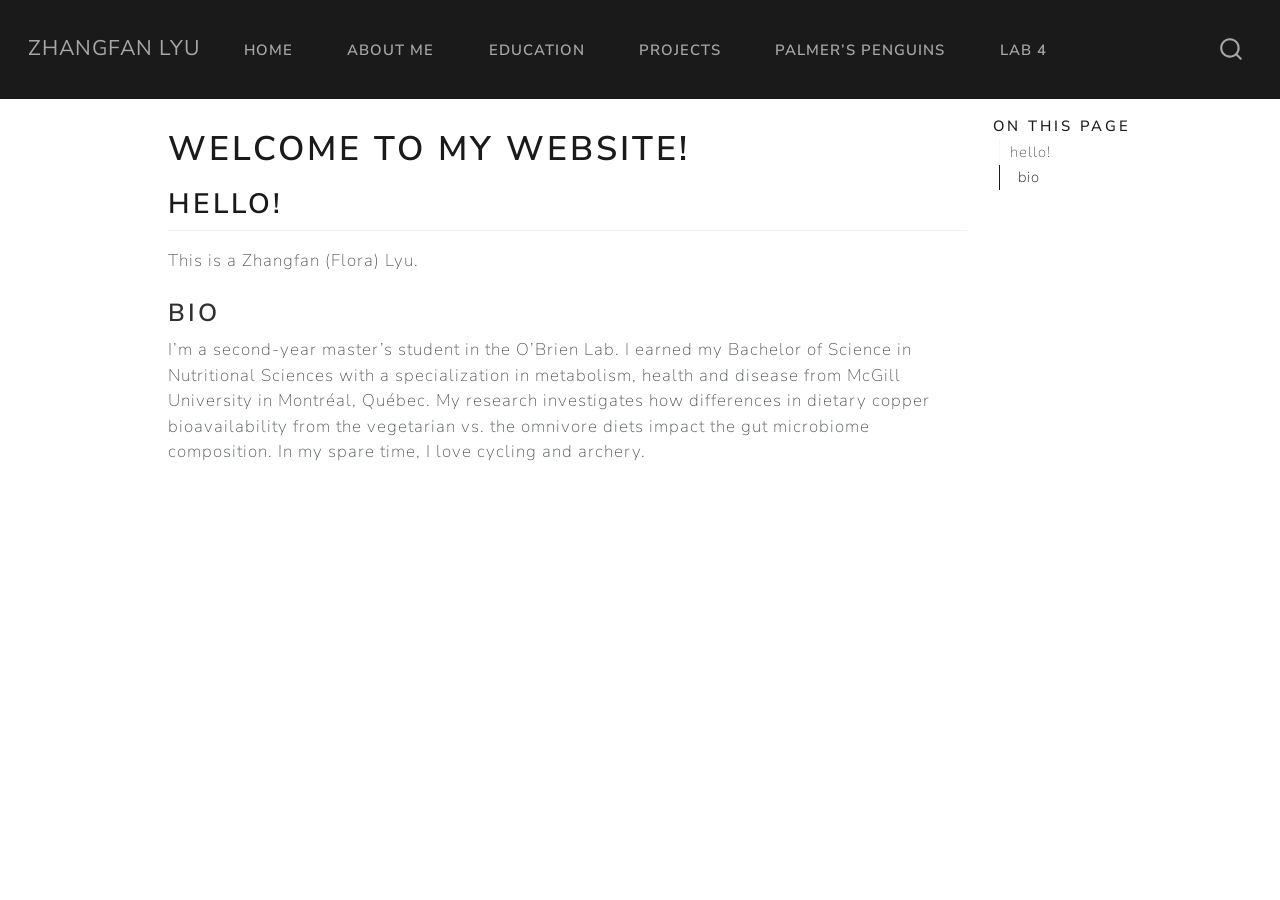
<file: docs/index.html>
<!DOCTYPE html>
<html xmlns="http://www.w3.org/1999/xhtml" lang="en" xml:lang="en"><head>

<meta charset="utf-8">
<meta name="generator" content="quarto-1.10.18">

<meta name="viewport" content="width=device-width, initial-scale=1.0, user-scalable=yes">


<title>Welcome to my website! – zhangfan lyu</title>
<style>
/* Default styles provided by pandoc.
** See https://pandoc.org/MANUAL.html#variables-for-html for config info.
*/
span.smallcaps{font-variant: small-caps;}
div.columns{display: flex; gap: 1.5em;}
div.column{flex: auto;}
@media screen {
div.columns{gap: min(4vw, 1.5em);}
div.column{overflow-x: auto;}
}
div.hanging-indent{margin-left: 1.5em; text-indent: -1.5em;}
ul.task-list{list-style: none;}
ul.task-list li input[type="checkbox"] {
  width: 0.8em;
  margin: 0 0.8em 0.2em -1em; /* quarto-specific, see https://github.com/quarto-dev/quarto-cli/issues/4556 */ 
  vertical-align: middle;
}
</style>


<script src="site_libs/quarto-nav/quarto-nav.js"></script>
<script src="site_libs/quarto-nav/headroom.min.js"></script>
<script src="site_libs/clipboard/clipboard.min.js"></script>
<script src="site_libs/quarto-search/autocomplete.umd.js"></script>
<script src="site_libs/quarto-search/fuse.min.js"></script>
<script src="site_libs/quarto-search/quarto-search.js"></script>
<meta name="quarto:offset" content="./">
<script src="site_libs/quarto-html/quarto.js" type="module"></script>
<script src="site_libs/quarto-html/tabsets/tabsets.js" type="module"></script>
<script src="site_libs/quarto-html/popper.min.js"></script>
<script src="site_libs/quarto-html/tippy.umd.min.js"></script>
<script src="site_libs/quarto-html/anchor.min.js"></script>
<link href="site_libs/quarto-html/tippy.css" rel="stylesheet">
<link href="site_libs/quarto-html/quarto-syntax-highlighting-64a204ab8560d761af7679ceaba22944.css" rel="stylesheet" id="quarto-text-highlighting-styles">
<script src="site_libs/bootstrap/bootstrap.min.js"></script>
<link href="site_libs/bootstrap/bootstrap-icons.css" rel="stylesheet">
<link href="site_libs/bootstrap/bootstrap-b0ee52e4dc8db0fb1c3a6dbd8a6b6139.min.css" rel="stylesheet" append-hash="true" id="quarto-bootstrap" data-mode="light">
<script id="quarto-search-options" type="application/json">{
  "location": "navbar",
  "copy-button": false,
  "collapse-after": 3,
  "panel-placement": "end",
  "type": "overlay",
  "limit": 50,
  "keyboard-shortcut": [
    "f",
    "/",
    "s"
  ],
  "show-item-context": false,
  "language": {
    "search-no-results-text": "No results",
    "search-matching-documents-text": "matching documents",
    "search-copy-link-title": "Copy link to search",
    "search-hide-matches-text": "Hide additional matches",
    "search-more-match-text": "more match in this document",
    "search-more-matches-text": "more matches in this document",
    "search-clear-button-title": "Clear",
    "search-text-placeholder": "",
    "search-detached-cancel-button-title": "Cancel",
    "search-submit-button-title": "Submit",
    "search-label": "Search"
  }
}</script>


<link rel="stylesheet" href="styles.css">
</head>

<body class="nav-fixed quarto-light">

<div id="quarto-search-results"></div>
  <header id="quarto-header" class="headroom fixed-top">
    <nav class="navbar navbar-expand-lg " data-bs-theme="dark">
      <div class="navbar-container container-fluid">
      <div class="navbar-brand-container mx-auto">
    <a class="navbar-brand" href="./index.html">
    <span class="navbar-title">zhangfan lyu</span>
    </a>
  </div>
            <div id="quarto-search" class="" title="Search"></div>
          <button class="navbar-toggler" type="button" data-bs-toggle="collapse" data-bs-target="#navbarCollapse" aria-controls="navbarCollapse" role="menu" aria-expanded="false" aria-label="Toggle navigation" onclick="if (window.quartoToggleHeadroom) { window.quartoToggleHeadroom(); }">
  <span class="navbar-toggler-icon"></span>
</button>
          <div class="collapse navbar-collapse" id="navbarCollapse">
            <ul class="navbar-nav navbar-nav-scroll me-auto">
  <li class="nav-item">
    <a class="nav-link active" href="./index.html" aria-current="page"> 
<span class="menu-text">home</span></a>
  </li>  
  <li class="nav-item">
    <a class="nav-link" href="./about.html"> 
<span class="menu-text">about me</span></a>
  </li>  
  <li class="nav-item">
    <a class="nav-link" href="./education.html"> 
<span class="menu-text">education</span></a>
  </li>  
  <li class="nav-item">
    <a class="nav-link" href="./projects.html"> 
<span class="menu-text">projects</span></a>
  </li>  
  <li class="nav-item">
    <a class="nav-link" href="./Lab 3 notes.html"> 
<span class="menu-text">Palmer’s Penguins</span></a>
  </li>  
  <li class="nav-item">
    <a class="nav-link" href="./Lab_4.html"> 
<span class="menu-text">Lab 4</span></a>
  </li>  
</ul>
          </div> <!-- /navcollapse -->
            <div class="quarto-navbar-tools">
</div>
      </div> <!-- /container-fluid -->
    </nav>
</header>
<!-- content -->
<div id="quarto-content" class="quarto-container page-columns page-rows-contents page-layout-article page-navbar">
<!-- sidebar -->
<!-- margin-sidebar -->
    <div id="quarto-margin-sidebar" class="sidebar margin-sidebar">
        <nav id="TOC" role="doc-toc" class="toc-active">
    <h2 id="toc-title">On this page</h2>
   
  <ul>
  <li><a href="#hello" id="toc-hello" class="nav-link active" data-scroll-target="#hello">hello!</a>
  <ul class="collapse">
  <li><a href="#bio" id="toc-bio" class="nav-link" data-scroll-target="#bio">bio</a></li>
  </ul></li>
  </ul>
</nav>
    </div>
<!-- main -->
<main class="content" id="quarto-document-content">

<header id="title-block-header" class="quarto-title-block default">
<div class="quarto-title">
<h1 class="title">Welcome to my website!</h1>
</div>



<div class="quarto-title-meta">

    
  
    
  </div>
  


</header>


<section id="hello" class="level2">
<h2 class="anchored" data-anchor-id="hello">hello!</h2>
<p>This is a Zhangfan (Flora) Lyu.</p>
<section id="bio" class="level3">
<h3 class="anchored" data-anchor-id="bio">bio</h3>
<p>I’m a second-year master’s student in the O’Brien Lab. I earned my Bachelor of Science in Nutritional Sciences with a specialization in metabolism, health and disease from McGill University in Montréal, Québec. My research investigates how differences in dietary copper bioavailability from the vegetarian vs.&nbsp;the omnivore diets impact the gut microbiome composition. In my spare time, I love cycling and archery.</p>


</section>
</section>

</main> <!-- /main -->
<script id="quarto-html-after-body" type="application/javascript">
  window.document.addEventListener("DOMContentLoaded", function (event) {
    const icon = "";
    const anchorJS = new window.AnchorJS();
    anchorJS.options = {
      placement: 'right',
      icon: icon
    };
    anchorJS.add('.anchored');
    const isCodeAnnotation = (el) => {
      for (const clz of el.classList) {
        if (clz.startsWith('code-annotation-')) {                     
          return true;
        }
      }
      return false;
    }
    const onCopySuccess = function(e) {
      // button target
      const button = e.trigger;
      // don't keep focus
      button.blur();
      // flash "checked"
      button.classList.add('code-copy-button-checked');
      var currentTitle = button.getAttribute("title");
      button.setAttribute("title", "Copied!");
      let tooltip;
      if (window.bootstrap) {
        button.setAttribute("data-bs-toggle", "tooltip");
        button.setAttribute("data-bs-placement", "left");
        button.setAttribute("data-bs-title", "Copied!");
        tooltip = new bootstrap.Tooltip(button, 
          { trigger: "manual", 
            customClass: "code-copy-button-tooltip",
            offset: [0, -8]});
        tooltip.show();    
      }
      setTimeout(function() {
        if (tooltip) {
          tooltip.hide();
          button.removeAttribute("data-bs-title");
          button.removeAttribute("data-bs-toggle");
          button.removeAttribute("data-bs-placement");
        }
        button.setAttribute("title", currentTitle);
        button.classList.remove('code-copy-button-checked');
      }, 1000);
      // clear code selection
      e.clearSelection();
    }
    const getTextToCopy = function(trigger) {
      const outerScaffold = trigger.parentElement.cloneNode(true);
      const codeEl = outerScaffold.querySelector('code');
      for (const childEl of codeEl.children) {
        if (isCodeAnnotation(childEl)) {
          childEl.remove();
        }
      }
      return codeEl.innerText;
    }
    const clipboard = new window.ClipboardJS('.code-copy-button:not([data-in-quarto-modal])', {
      text: getTextToCopy
    });
    clipboard.on('success', onCopySuccess);
    if (window.document.getElementById('quarto-embedded-source-code-modal')) {
      const clipboardModal = new window.ClipboardJS('.code-copy-button[data-in-quarto-modal]', {
        text: getTextToCopy,
        container: window.document.getElementById('quarto-embedded-source-code-modal')
      });
      clipboardModal.on('success', onCopySuccess);
    }
      var localhostRegex = new RegExp(/^(?:http|https):\/\/localhost\:?[0-9]*\//);
      var mailtoRegex = new RegExp(/^mailto:/);
        var filterRegex = new RegExp('/' + window.location.host + '/');
      var isInternal = (href) => {
          return filterRegex.test(href) || localhostRegex.test(href) || mailtoRegex.test(href);
      }
      // Inspect non-navigation links and adorn them if external
     var links = window.document.querySelectorAll('a[href]:not(.nav-link):not(.navbar-brand):not(.toc-action):not(.sidebar-link):not(.sidebar-item-toggle):not(.pagination-link):not(.no-external):not([aria-hidden]):not(.dropdown-item):not(.quarto-navigation-tool):not(.about-link)');
      for (var i=0; i<links.length; i++) {
        const link = links[i];
        if (!isInternal(link.href)) {
          // undo the damage that might have been done by quarto-nav.js in the case of
          // links that we want to consider external
          if (link.dataset.originalHref !== undefined) {
            link.href = link.dataset.originalHref;
          }
        }
      }
    function tippyHover(el, contentFn, onTriggerFn, onUntriggerFn) {
      const config = {
        allowHTML: true,
        maxWidth: 500,
        delay: 100,
        arrow: false,
        appendTo: function(el) {
            return el.parentElement;
        },
        interactive: true,
        interactiveBorder: 10,
        theme: 'quarto',
        placement: 'bottom-start',
      };
      if (contentFn) {
        config.content = contentFn;
      }
      if (onTriggerFn) {
        config.onTrigger = onTriggerFn;
      }
      if (onUntriggerFn) {
        config.onUntrigger = onUntriggerFn;
      }
      window.tippy(el, config); 
    }
    const noterefs = window.document.querySelectorAll('a[role="doc-noteref"]');
    for (var i=0; i<noterefs.length; i++) {
      const ref = noterefs[i];
      tippyHover(ref, function() {
        // use id or data attribute instead here
        let href = ref.getAttribute('data-footnote-href') || ref.getAttribute('href');
        try { href = new URL(href).hash; } catch {}
        const id = href.replace(/^#\/?/, "");
        const note = window.document.getElementById(id);
        if (note) {
          return note.innerHTML;
        } else {
          return "";
        }
      });
    }
    const xrefs = window.document.querySelectorAll('a.quarto-xref');
    const processXRef = (id, note) => {
      // Strip column container classes
      const stripColumnClz = (el) => {
        el.classList.remove("page-full", "page-columns");
        if (el.children) {
          for (const child of el.children) {
            stripColumnClz(child);
          }
        }
      }
      stripColumnClz(note)
      if (id === null || id.startsWith('sec-')) {
        // Special case sections, only their first couple elements
        const container = document.createElement("div");
        if (note.children && note.children.length > 2) {
          container.appendChild(note.children[0].cloneNode(true));
          for (let i = 1; i < note.children.length; i++) {
            const child = note.children[i];
            if (child.tagName === "P" && child.innerText === "") {
              continue;
            } else {
              container.appendChild(child.cloneNode(true));
              break;
            }
          }
          if (window.Quarto?.typesetMath) {
            window.Quarto.typesetMath(container);
          }
          return container.innerHTML
        } else {
          if (window.Quarto?.typesetMath) {
            window.Quarto.typesetMath(note);
          }
          return note.innerHTML;
        }
      } else {
        // Remove any anchor links if they are present
        const anchorLink = note.querySelector('a.anchorjs-link');
        if (anchorLink) {
          anchorLink.remove();
        }
        if (window.Quarto?.typesetMath) {
          window.Quarto.typesetMath(note);
        }
        if (note.classList.contains("callout")) {
          return note.outerHTML;
        } else {
          return note.innerHTML;
        }
      }
    }
    for (var i=0; i<xrefs.length; i++) {
      const xref = xrefs[i];
      tippyHover(xref, undefined, function(instance) {
        instance.disable();
        let url = xref.getAttribute('href');
        let hash = undefined; 
        if (url.startsWith('#')) {
          hash = url;
        } else {
          try { hash = new URL(url).hash; } catch {}
        }
        if (hash) {
          const id = hash.replace(/^#\/?/, "");
          const note = window.document.getElementById(id);
          if (note !== null) {
            try {
              const html = processXRef(id, note.cloneNode(true));
              instance.setContent(html);
            } finally {
              instance.enable();
              instance.show();
            }
          } else {
            // See if we can fetch this
            fetch(url.split('#')[0])
            .then(res => res.text())
            .then(html => {
              const parser = new DOMParser();
              const htmlDoc = parser.parseFromString(html, "text/html");
              const note = htmlDoc.getElementById(id);
              if (note !== null) {
                const html = processXRef(id, note);
                instance.setContent(html);
              } 
            }).finally(() => {
              instance.enable();
              instance.show();
            });
          }
        } else {
          // See if we can fetch a full url (with no hash to target)
          // This is a special case and we should probably do some content thinning / targeting
          fetch(url)
          .then(res => res.text())
          .then(html => {
            const parser = new DOMParser();
            const htmlDoc = parser.parseFromString(html, "text/html");
            const note = htmlDoc.querySelector('main.content');
            if (note !== null) {
              // This should only happen for chapter cross references
              // (since there is no id in the URL)
              // remove the first header
              if (note.children.length > 0 && note.children[0].tagName === "HEADER") {
                note.children[0].remove();
              }
              const html = processXRef(null, note);
              instance.setContent(html);
            } 
          }).finally(() => {
            instance.enable();
            instance.show();
          });
        }
      }, function(instance) {
      });
    }
        let selectedAnnoteEl;
        const selectorForAnnotation = ( cell, annotation) => {
          let cellAttr = 'data-code-cell="' + cell + '"';
          let lineAttr = 'data-code-annotation="' +  annotation + '"';
          const selector = 'span[' + cellAttr + '][' + lineAttr + ']';
          return selector;
        }
        const selectCodeLines = (annoteEl) => {
          const doc = window.document;
          const targetCell = annoteEl.getAttribute("data-target-cell");
          const targetAnnotation = annoteEl.getAttribute("data-target-annotation");
          const annoteSpan = window.document.querySelector(selectorForAnnotation(targetCell, targetAnnotation));
          const lines = annoteSpan.getAttribute("data-code-lines").split(",");
          const lineIds = lines.map((line) => {
            return targetCell + "-" + line;
          })
          let top = null;
          let height = null;
          let parent = null;
          if (lineIds.length > 0) {
              //compute the position of the single el (top and bottom and make a div)
              const el = window.document.getElementById(lineIds[0]);
              top = el.offsetTop;
              height = el.offsetHeight;
              parent = el.parentElement.parentElement;
            if (lineIds.length > 1) {
              const lastEl = window.document.getElementById(lineIds[lineIds.length - 1]);
              const bottom = lastEl.offsetTop + lastEl.offsetHeight;
              height = bottom - top;
            }
            if (top !== null && height !== null && parent !== null) {
              // cook up a div (if necessary) and position it 
              let div = window.document.getElementById("code-annotation-line-highlight");
              if (div === null) {
                div = window.document.createElement("div");
                div.setAttribute("id", "code-annotation-line-highlight");
                div.style.position = 'absolute';
                parent.appendChild(div);
              }
              div.style.top = top - 2 + "px";
              div.style.height = height + 4 + "px";
              div.style.left = 0;
              let gutterDiv = window.document.getElementById("code-annotation-line-highlight-gutter");
              if (gutterDiv === null) {
                gutterDiv = window.document.createElement("div");
                gutterDiv.setAttribute("id", "code-annotation-line-highlight-gutter");
                gutterDiv.style.position = 'absolute';
                const codeCell = window.document.getElementById(targetCell);
                const gutter = codeCell.querySelector('.code-annotation-gutter');
                gutter.appendChild(gutterDiv);
              }
              gutterDiv.style.top = top - 2 + "px";
              gutterDiv.style.height = height + 4 + "px";
            }
            selectedAnnoteEl = annoteEl;
          }
        };
        const unselectCodeLines = () => {
          const elementsIds = ["code-annotation-line-highlight", "code-annotation-line-highlight-gutter"];
          elementsIds.forEach((elId) => {
            const div = window.document.getElementById(elId);
            if (div) {
              div.remove();
            }
          });
          selectedAnnoteEl = undefined;
        };
          // Handle positioning of the toggle
      window.addEventListener(
        "resize",
        throttle(() => {
          elRect = undefined;
          if (selectedAnnoteEl) {
            selectCodeLines(selectedAnnoteEl);
          }
        }, 10)
      );
      function throttle(fn, ms) {
      let throttle = false;
      let timer;
        return (...args) => {
          if(!throttle) { // first call gets through
              fn.apply(this, args);
              throttle = true;
          } else { // all the others get throttled
              if(timer) clearTimeout(timer); // cancel #2
              timer = setTimeout(() => {
                fn.apply(this, args);
                timer = throttle = false;
              }, ms);
          }
        };
      }
        // Attach click handler to the DT
        const annoteDls = window.document.querySelectorAll('dt[data-target-cell]');
        for (const annoteDlNode of annoteDls) {
          annoteDlNode.addEventListener('click', (event) => {
            const clickedEl = event.target;
            if (clickedEl !== selectedAnnoteEl) {
              unselectCodeLines();
              const activeEl = window.document.querySelector('dt[data-target-cell].code-annotation-active');
              if (activeEl) {
                activeEl.classList.remove('code-annotation-active');
              }
              selectCodeLines(clickedEl);
              clickedEl.classList.add('code-annotation-active');
            } else {
              // Unselect the line
              unselectCodeLines();
              clickedEl.classList.remove('code-annotation-active');
            }
          });
        }
    const findCites = (el) => {
      const parentEl = el.parentElement;
      if (parentEl) {
        const cites = parentEl.dataset.cites;
        if (cites) {
          return {
            el,
            cites: cites.split(' ')
          };
        } else {
          return findCites(el.parentElement)
        }
      } else {
        return undefined;
      }
    };
    var bibliorefs = window.document.querySelectorAll('a[role="doc-biblioref"]');
    for (var i=0; i<bibliorefs.length; i++) {
      const ref = bibliorefs[i];
      const citeInfo = findCites(ref);
      if (citeInfo) {
        tippyHover(citeInfo.el, function() {
          var popup = window.document.createElement('div');
          citeInfo.cites.forEach(function(cite) {
            var citeDiv = window.document.createElement('div');
            citeDiv.classList.add('hanging-indent');
            citeDiv.classList.add('csl-entry');
            var biblioDiv = window.document.getElementById('ref-' + cite);
            if (biblioDiv) {
              citeDiv.innerHTML = biblioDiv.innerHTML;
            }
            popup.appendChild(citeDiv);
          });
          return popup.innerHTML;
        });
      }
    }
  });
  </script>
</div> <!-- /content -->




</body></html>
</file>
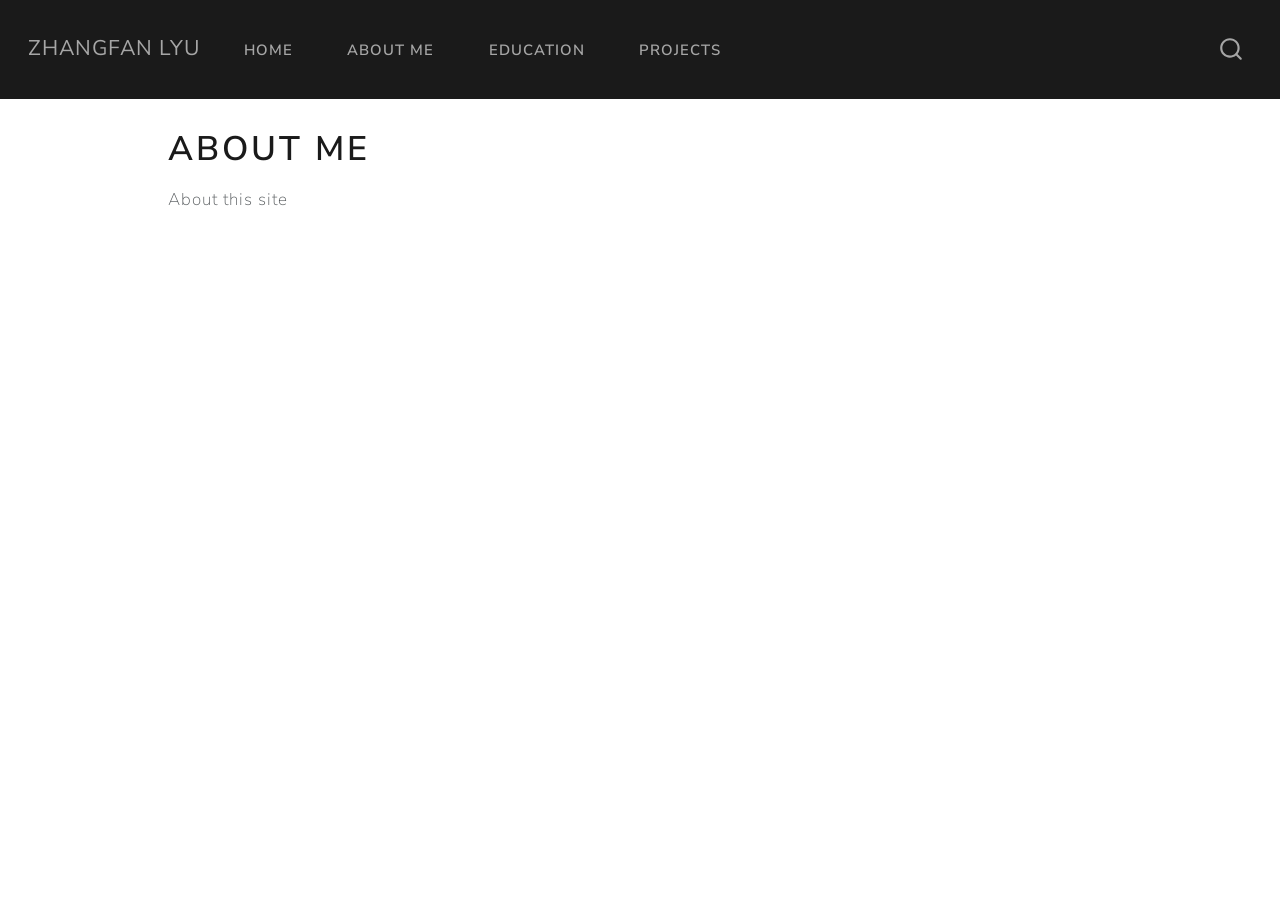
<file: docs/about me.html>
<!DOCTYPE html>
<html xmlns="http://www.w3.org/1999/xhtml" lang="en" xml:lang="en"><head>

<meta charset="utf-8">
<meta name="generator" content="quarto-1.10.18">

<meta name="viewport" content="width=device-width, initial-scale=1.0, user-scalable=yes">


<title>about me – zhangfan lyu</title>
<style>
/* Default styles provided by pandoc.
** See https://pandoc.org/MANUAL.html#variables-for-html for config info.
*/
span.smallcaps{font-variant: small-caps;}
div.columns{display: flex; gap: 1.5em;}
div.column{flex: auto;}
@media screen {
div.columns{gap: min(4vw, 1.5em);}
div.column{overflow-x: auto;}
}
div.hanging-indent{margin-left: 1.5em; text-indent: -1.5em;}
ul.task-list{list-style: none;}
ul.task-list li input[type="checkbox"] {
  width: 0.8em;
  margin: 0 0.8em 0.2em -1em; /* quarto-specific, see https://github.com/quarto-dev/quarto-cli/issues/4556 */ 
  vertical-align: middle;
}
</style>


<script src="site_libs/quarto-nav/quarto-nav.js"></script>
<script src="site_libs/quarto-nav/headroom.min.js"></script>
<script src="site_libs/clipboard/clipboard.min.js"></script>
<script src="site_libs/quarto-search/autocomplete.umd.js"></script>
<script src="site_libs/quarto-search/fuse.min.js"></script>
<script src="site_libs/quarto-search/quarto-search.js"></script>
<meta name="quarto:offset" content="./">
<script src="site_libs/quarto-html/quarto.js" type="module"></script>
<script src="site_libs/quarto-html/tabsets/tabsets.js" type="module"></script>
<script src="site_libs/quarto-html/popper.min.js"></script>
<script src="site_libs/quarto-html/tippy.umd.min.js"></script>
<script src="site_libs/quarto-html/anchor.min.js"></script>
<link href="site_libs/quarto-html/tippy.css" rel="stylesheet">
<link href="site_libs/quarto-html/quarto-syntax-highlighting-64a204ab8560d761af7679ceaba22944.css" rel="stylesheet" id="quarto-text-highlighting-styles">
<script src="site_libs/bootstrap/bootstrap.min.js"></script>
<link href="site_libs/bootstrap/bootstrap-icons.css" rel="stylesheet">
<link href="site_libs/bootstrap/bootstrap-b0ee52e4dc8db0fb1c3a6dbd8a6b6139.min.css" rel="stylesheet" append-hash="true" id="quarto-bootstrap" data-mode="light">
<script id="quarto-search-options" type="application/json">{
  "location": "navbar",
  "copy-button": false,
  "collapse-after": 3,
  "panel-placement": "end",
  "type": "overlay",
  "limit": 50,
  "keyboard-shortcut": [
    "f",
    "/",
    "s"
  ],
  "show-item-context": false,
  "language": {
    "search-no-results-text": "No results",
    "search-matching-documents-text": "matching documents",
    "search-copy-link-title": "Copy link to search",
    "search-hide-matches-text": "Hide additional matches",
    "search-more-match-text": "more match in this document",
    "search-more-matches-text": "more matches in this document",
    "search-clear-button-title": "Clear",
    "search-text-placeholder": "",
    "search-detached-cancel-button-title": "Cancel",
    "search-submit-button-title": "Submit",
    "search-label": "Search"
  }
}</script>


<link rel="stylesheet" href="styles.css">
</head>

<body class="nav-fixed quarto-light">

<div id="quarto-search-results"></div>
  <header id="quarto-header" class="headroom fixed-top">
    <nav class="navbar navbar-expand-lg " data-bs-theme="dark">
      <div class="navbar-container container-fluid">
      <div class="navbar-brand-container mx-auto">
    <a class="navbar-brand" href="./index.html">
    <span class="navbar-title">zhangfan lyu</span>
    </a>
  </div>
            <div id="quarto-search" class="" title="Search"></div>
          <button class="navbar-toggler" type="button" data-bs-toggle="collapse" data-bs-target="#navbarCollapse" aria-controls="navbarCollapse" role="menu" aria-expanded="false" aria-label="Toggle navigation" onclick="if (window.quartoToggleHeadroom) { window.quartoToggleHeadroom(); }">
  <span class="navbar-toggler-icon"></span>
</button>
          <div class="collapse navbar-collapse" id="navbarCollapse">
            <ul class="navbar-nav navbar-nav-scroll me-auto">
  <li class="nav-item">
    <a class="nav-link" href="./index.html"> 
<span class="menu-text">home</span></a>
  </li>  
  <li class="nav-item">
    <a class="nav-link" href="./about.html"> 
<span class="menu-text">about me</span></a>
  </li>  
  <li class="nav-item">
    <a class="nav-link" href="./education.html"> 
<span class="menu-text">education</span></a>
  </li>  
  <li class="nav-item">
    <a class="nav-link" href="./projects.html"> 
<span class="menu-text">projects</span></a>
  </li>  
</ul>
          </div> <!-- /navcollapse -->
            <div class="quarto-navbar-tools">
</div>
      </div> <!-- /container-fluid -->
    </nav>
</header>
<!-- content -->
<div id="quarto-content" class="quarto-container page-columns page-rows-contents page-layout-article page-navbar">
<!-- sidebar -->
<!-- margin-sidebar -->
    <div id="quarto-margin-sidebar" class="sidebar margin-sidebar zindex-bottom">
        
    </div>
<!-- main -->
<main class="content" id="quarto-document-content">

<header id="title-block-header" class="quarto-title-block default">
<div class="quarto-title">
<h1 class="title">about me</h1>
</div>



<div class="quarto-title-meta">

    
  
    
  </div>
  


</header>


<p>About this site</p>



</main> <!-- /main -->
<script id="quarto-html-after-body" type="application/javascript">
  window.document.addEventListener("DOMContentLoaded", function (event) {
    const icon = "";
    const anchorJS = new window.AnchorJS();
    anchorJS.options = {
      placement: 'right',
      icon: icon
    };
    anchorJS.add('.anchored');
    const isCodeAnnotation = (el) => {
      for (const clz of el.classList) {
        if (clz.startsWith('code-annotation-')) {                     
          return true;
        }
      }
      return false;
    }
    const onCopySuccess = function(e) {
      // button target
      const button = e.trigger;
      // don't keep focus
      button.blur();
      // flash "checked"
      button.classList.add('code-copy-button-checked');
      var currentTitle = button.getAttribute("title");
      button.setAttribute("title", "Copied!");
      let tooltip;
      if (window.bootstrap) {
        button.setAttribute("data-bs-toggle", "tooltip");
        button.setAttribute("data-bs-placement", "left");
        button.setAttribute("data-bs-title", "Copied!");
        tooltip = new bootstrap.Tooltip(button, 
          { trigger: "manual", 
            customClass: "code-copy-button-tooltip",
            offset: [0, -8]});
        tooltip.show();    
      }
      setTimeout(function() {
        if (tooltip) {
          tooltip.hide();
          button.removeAttribute("data-bs-title");
          button.removeAttribute("data-bs-toggle");
          button.removeAttribute("data-bs-placement");
        }
        button.setAttribute("title", currentTitle);
        button.classList.remove('code-copy-button-checked');
      }, 1000);
      // clear code selection
      e.clearSelection();
    }
    const getTextToCopy = function(trigger) {
      const outerScaffold = trigger.parentElement.cloneNode(true);
      const codeEl = outerScaffold.querySelector('code');
      for (const childEl of codeEl.children) {
        if (isCodeAnnotation(childEl)) {
          childEl.remove();
        }
      }
      return codeEl.innerText;
    }
    const clipboard = new window.ClipboardJS('.code-copy-button:not([data-in-quarto-modal])', {
      text: getTextToCopy
    });
    clipboard.on('success', onCopySuccess);
    if (window.document.getElementById('quarto-embedded-source-code-modal')) {
      const clipboardModal = new window.ClipboardJS('.code-copy-button[data-in-quarto-modal]', {
        text: getTextToCopy,
        container: window.document.getElementById('quarto-embedded-source-code-modal')
      });
      clipboardModal.on('success', onCopySuccess);
    }
      var localhostRegex = new RegExp(/^(?:http|https):\/\/localhost\:?[0-9]*\//);
      var mailtoRegex = new RegExp(/^mailto:/);
        var filterRegex = new RegExp('/' + window.location.host + '/');
      var isInternal = (href) => {
          return filterRegex.test(href) || localhostRegex.test(href) || mailtoRegex.test(href);
      }
      // Inspect non-navigation links and adorn them if external
     var links = window.document.querySelectorAll('a[href]:not(.nav-link):not(.navbar-brand):not(.toc-action):not(.sidebar-link):not(.sidebar-item-toggle):not(.pagination-link):not(.no-external):not([aria-hidden]):not(.dropdown-item):not(.quarto-navigation-tool):not(.about-link)');
      for (var i=0; i<links.length; i++) {
        const link = links[i];
        if (!isInternal(link.href)) {
          // undo the damage that might have been done by quarto-nav.js in the case of
          // links that we want to consider external
          if (link.dataset.originalHref !== undefined) {
            link.href = link.dataset.originalHref;
          }
        }
      }
    function tippyHover(el, contentFn, onTriggerFn, onUntriggerFn) {
      const config = {
        allowHTML: true,
        maxWidth: 500,
        delay: 100,
        arrow: false,
        appendTo: function(el) {
            return el.parentElement;
        },
        interactive: true,
        interactiveBorder: 10,
        theme: 'quarto',
        placement: 'bottom-start',
      };
      if (contentFn) {
        config.content = contentFn;
      }
      if (onTriggerFn) {
        config.onTrigger = onTriggerFn;
      }
      if (onUntriggerFn) {
        config.onUntrigger = onUntriggerFn;
      }
      window.tippy(el, config); 
    }
    const noterefs = window.document.querySelectorAll('a[role="doc-noteref"]');
    for (var i=0; i<noterefs.length; i++) {
      const ref = noterefs[i];
      tippyHover(ref, function() {
        // use id or data attribute instead here
        let href = ref.getAttribute('data-footnote-href') || ref.getAttribute('href');
        try { href = new URL(href).hash; } catch {}
        const id = href.replace(/^#\/?/, "");
        const note = window.document.getElementById(id);
        if (note) {
          return note.innerHTML;
        } else {
          return "";
        }
      });
    }
    const xrefs = window.document.querySelectorAll('a.quarto-xref');
    const processXRef = (id, note) => {
      // Strip column container classes
      const stripColumnClz = (el) => {
        el.classList.remove("page-full", "page-columns");
        if (el.children) {
          for (const child of el.children) {
            stripColumnClz(child);
          }
        }
      }
      stripColumnClz(note)
      if (id === null || id.startsWith('sec-')) {
        // Special case sections, only their first couple elements
        const container = document.createElement("div");
        if (note.children && note.children.length > 2) {
          container.appendChild(note.children[0].cloneNode(true));
          for (let i = 1; i < note.children.length; i++) {
            const child = note.children[i];
            if (child.tagName === "P" && child.innerText === "") {
              continue;
            } else {
              container.appendChild(child.cloneNode(true));
              break;
            }
          }
          if (window.Quarto?.typesetMath) {
            window.Quarto.typesetMath(container);
          }
          return container.innerHTML
        } else {
          if (window.Quarto?.typesetMath) {
            window.Quarto.typesetMath(note);
          }
          return note.innerHTML;
        }
      } else {
        // Remove any anchor links if they are present
        const anchorLink = note.querySelector('a.anchorjs-link');
        if (anchorLink) {
          anchorLink.remove();
        }
        if (window.Quarto?.typesetMath) {
          window.Quarto.typesetMath(note);
        }
        if (note.classList.contains("callout")) {
          return note.outerHTML;
        } else {
          return note.innerHTML;
        }
      }
    }
    for (var i=0; i<xrefs.length; i++) {
      const xref = xrefs[i];
      tippyHover(xref, undefined, function(instance) {
        instance.disable();
        let url = xref.getAttribute('href');
        let hash = undefined; 
        if (url.startsWith('#')) {
          hash = url;
        } else {
          try { hash = new URL(url).hash; } catch {}
        }
        if (hash) {
          const id = hash.replace(/^#\/?/, "");
          const note = window.document.getElementById(id);
          if (note !== null) {
            try {
              const html = processXRef(id, note.cloneNode(true));
              instance.setContent(html);
            } finally {
              instance.enable();
              instance.show();
            }
          } else {
            // See if we can fetch this
            fetch(url.split('#')[0])
            .then(res => res.text())
            .then(html => {
              const parser = new DOMParser();
              const htmlDoc = parser.parseFromString(html, "text/html");
              const note = htmlDoc.getElementById(id);
              if (note !== null) {
                const html = processXRef(id, note);
                instance.setContent(html);
              } 
            }).finally(() => {
              instance.enable();
              instance.show();
            });
          }
        } else {
          // See if we can fetch a full url (with no hash to target)
          // This is a special case and we should probably do some content thinning / targeting
          fetch(url)
          .then(res => res.text())
          .then(html => {
            const parser = new DOMParser();
            const htmlDoc = parser.parseFromString(html, "text/html");
            const note = htmlDoc.querySelector('main.content');
            if (note !== null) {
              // This should only happen for chapter cross references
              // (since there is no id in the URL)
              // remove the first header
              if (note.children.length > 0 && note.children[0].tagName === "HEADER") {
                note.children[0].remove();
              }
              const html = processXRef(null, note);
              instance.setContent(html);
            } 
          }).finally(() => {
            instance.enable();
            instance.show();
          });
        }
      }, function(instance) {
      });
    }
        let selectedAnnoteEl;
        const selectorForAnnotation = ( cell, annotation) => {
          let cellAttr = 'data-code-cell="' + cell + '"';
          let lineAttr = 'data-code-annotation="' +  annotation + '"';
          const selector = 'span[' + cellAttr + '][' + lineAttr + ']';
          return selector;
        }
        const selectCodeLines = (annoteEl) => {
          const doc = window.document;
          const targetCell = annoteEl.getAttribute("data-target-cell");
          const targetAnnotation = annoteEl.getAttribute("data-target-annotation");
          const annoteSpan = window.document.querySelector(selectorForAnnotation(targetCell, targetAnnotation));
          const lines = annoteSpan.getAttribute("data-code-lines").split(",");
          const lineIds = lines.map((line) => {
            return targetCell + "-" + line;
          })
          let top = null;
          let height = null;
          let parent = null;
          if (lineIds.length > 0) {
              //compute the position of the single el (top and bottom and make a div)
              const el = window.document.getElementById(lineIds[0]);
              top = el.offsetTop;
              height = el.offsetHeight;
              parent = el.parentElement.parentElement;
            if (lineIds.length > 1) {
              const lastEl = window.document.getElementById(lineIds[lineIds.length - 1]);
              const bottom = lastEl.offsetTop + lastEl.offsetHeight;
              height = bottom - top;
            }
            if (top !== null && height !== null && parent !== null) {
              // cook up a div (if necessary) and position it 
              let div = window.document.getElementById("code-annotation-line-highlight");
              if (div === null) {
                div = window.document.createElement("div");
                div.setAttribute("id", "code-annotation-line-highlight");
                div.style.position = 'absolute';
                parent.appendChild(div);
              }
              div.style.top = top - 2 + "px";
              div.style.height = height + 4 + "px";
              div.style.left = 0;
              let gutterDiv = window.document.getElementById("code-annotation-line-highlight-gutter");
              if (gutterDiv === null) {
                gutterDiv = window.document.createElement("div");
                gutterDiv.setAttribute("id", "code-annotation-line-highlight-gutter");
                gutterDiv.style.position = 'absolute';
                const codeCell = window.document.getElementById(targetCell);
                const gutter = codeCell.querySelector('.code-annotation-gutter');
                gutter.appendChild(gutterDiv);
              }
              gutterDiv.style.top = top - 2 + "px";
              gutterDiv.style.height = height + 4 + "px";
            }
            selectedAnnoteEl = annoteEl;
          }
        };
        const unselectCodeLines = () => {
          const elementsIds = ["code-annotation-line-highlight", "code-annotation-line-highlight-gutter"];
          elementsIds.forEach((elId) => {
            const div = window.document.getElementById(elId);
            if (div) {
              div.remove();
            }
          });
          selectedAnnoteEl = undefined;
        };
          // Handle positioning of the toggle
      window.addEventListener(
        "resize",
        throttle(() => {
          elRect = undefined;
          if (selectedAnnoteEl) {
            selectCodeLines(selectedAnnoteEl);
          }
        }, 10)
      );
      function throttle(fn, ms) {
      let throttle = false;
      let timer;
        return (...args) => {
          if(!throttle) { // first call gets through
              fn.apply(this, args);
              throttle = true;
          } else { // all the others get throttled
              if(timer) clearTimeout(timer); // cancel #2
              timer = setTimeout(() => {
                fn.apply(this, args);
                timer = throttle = false;
              }, ms);
          }
        };
      }
        // Attach click handler to the DT
        const annoteDls = window.document.querySelectorAll('dt[data-target-cell]');
        for (const annoteDlNode of annoteDls) {
          annoteDlNode.addEventListener('click', (event) => {
            const clickedEl = event.target;
            if (clickedEl !== selectedAnnoteEl) {
              unselectCodeLines();
              const activeEl = window.document.querySelector('dt[data-target-cell].code-annotation-active');
              if (activeEl) {
                activeEl.classList.remove('code-annotation-active');
              }
              selectCodeLines(clickedEl);
              clickedEl.classList.add('code-annotation-active');
            } else {
              // Unselect the line
              unselectCodeLines();
              clickedEl.classList.remove('code-annotation-active');
            }
          });
        }
    const findCites = (el) => {
      const parentEl = el.parentElement;
      if (parentEl) {
        const cites = parentEl.dataset.cites;
        if (cites) {
          return {
            el,
            cites: cites.split(' ')
          };
        } else {
          return findCites(el.parentElement)
        }
      } else {
        return undefined;
      }
    };
    var bibliorefs = window.document.querySelectorAll('a[role="doc-biblioref"]');
    for (var i=0; i<bibliorefs.length; i++) {
      const ref = bibliorefs[i];
      const citeInfo = findCites(ref);
      if (citeInfo) {
        tippyHover(citeInfo.el, function() {
          var popup = window.document.createElement('div');
          citeInfo.cites.forEach(function(cite) {
            var citeDiv = window.document.createElement('div');
            citeDiv.classList.add('hanging-indent');
            citeDiv.classList.add('csl-entry');
            var biblioDiv = window.document.getElementById('ref-' + cite);
            if (biblioDiv) {
              citeDiv.innerHTML = biblioDiv.innerHTML;
            }
            popup.appendChild(citeDiv);
          });
          return popup.innerHTML;
        });
      }
    }
  });
  </script>
</div> <!-- /content -->




</body></html>
</file>
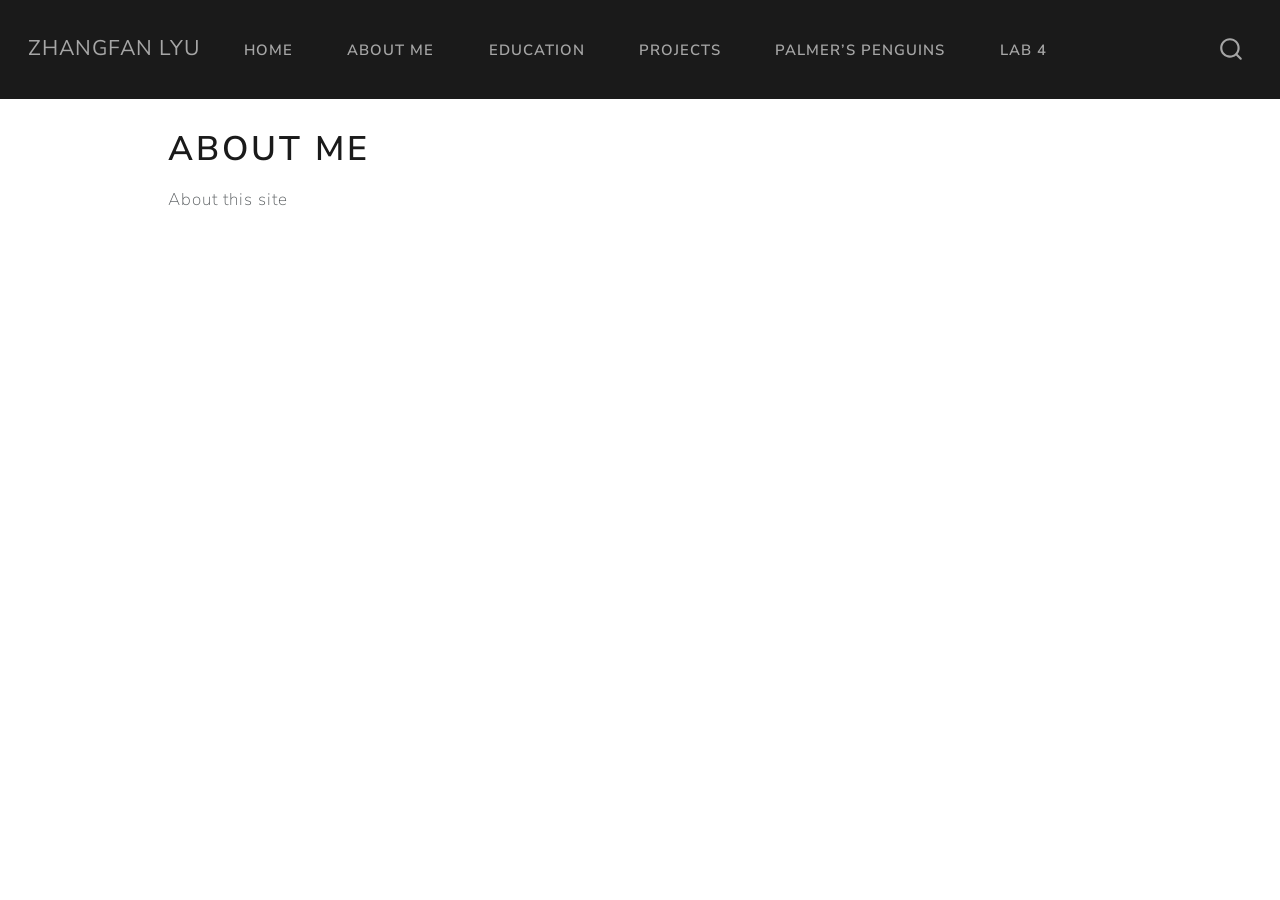
<file: docs/about.html>
<!DOCTYPE html>
<html xmlns="http://www.w3.org/1999/xhtml" lang="en" xml:lang="en"><head>

<meta charset="utf-8">
<meta name="generator" content="quarto-1.10.18">

<meta name="viewport" content="width=device-width, initial-scale=1.0, user-scalable=yes">


<title>about me – zhangfan lyu</title>
<style>
/* Default styles provided by pandoc.
** See https://pandoc.org/MANUAL.html#variables-for-html for config info.
*/
span.smallcaps{font-variant: small-caps;}
div.columns{display: flex; gap: 1.5em;}
div.column{flex: auto;}
@media screen {
div.columns{gap: min(4vw, 1.5em);}
div.column{overflow-x: auto;}
}
div.hanging-indent{margin-left: 1.5em; text-indent: -1.5em;}
ul.task-list{list-style: none;}
ul.task-list li input[type="checkbox"] {
  width: 0.8em;
  margin: 0 0.8em 0.2em -1em; /* quarto-specific, see https://github.com/quarto-dev/quarto-cli/issues/4556 */ 
  vertical-align: middle;
}
</style>


<script src="site_libs/quarto-nav/quarto-nav.js"></script>
<script src="site_libs/quarto-nav/headroom.min.js"></script>
<script src="site_libs/clipboard/clipboard.min.js"></script>
<script src="site_libs/quarto-search/autocomplete.umd.js"></script>
<script src="site_libs/quarto-search/fuse.min.js"></script>
<script src="site_libs/quarto-search/quarto-search.js"></script>
<meta name="quarto:offset" content="./">
<script src="site_libs/quarto-html/quarto.js" type="module"></script>
<script src="site_libs/quarto-html/tabsets/tabsets.js" type="module"></script>
<script src="site_libs/quarto-html/popper.min.js"></script>
<script src="site_libs/quarto-html/tippy.umd.min.js"></script>
<script src="site_libs/quarto-html/anchor.min.js"></script>
<link href="site_libs/quarto-html/tippy.css" rel="stylesheet">
<link href="site_libs/quarto-html/quarto-syntax-highlighting-64a204ab8560d761af7679ceaba22944.css" rel="stylesheet" id="quarto-text-highlighting-styles">
<script src="site_libs/bootstrap/bootstrap.min.js"></script>
<link href="site_libs/bootstrap/bootstrap-icons.css" rel="stylesheet">
<link href="site_libs/bootstrap/bootstrap-b0ee52e4dc8db0fb1c3a6dbd8a6b6139.min.css" rel="stylesheet" append-hash="true" id="quarto-bootstrap" data-mode="light">
<script id="quarto-search-options" type="application/json">{
  "location": "navbar",
  "copy-button": false,
  "collapse-after": 3,
  "panel-placement": "end",
  "type": "overlay",
  "limit": 50,
  "keyboard-shortcut": [
    "f",
    "/",
    "s"
  ],
  "show-item-context": false,
  "language": {
    "search-no-results-text": "No results",
    "search-matching-documents-text": "matching documents",
    "search-copy-link-title": "Copy link to search",
    "search-hide-matches-text": "Hide additional matches",
    "search-more-match-text": "more match in this document",
    "search-more-matches-text": "more matches in this document",
    "search-clear-button-title": "Clear",
    "search-text-placeholder": "",
    "search-detached-cancel-button-title": "Cancel",
    "search-submit-button-title": "Submit",
    "search-label": "Search"
  }
}</script>


<link rel="stylesheet" href="styles.css">
</head>

<body class="nav-fixed quarto-light">

<div id="quarto-search-results"></div>
  <header id="quarto-header" class="headroom fixed-top">
    <nav class="navbar navbar-expand-lg " data-bs-theme="dark">
      <div class="navbar-container container-fluid">
      <div class="navbar-brand-container mx-auto">
    <a class="navbar-brand" href="./index.html">
    <span class="navbar-title">zhangfan lyu</span>
    </a>
  </div>
            <div id="quarto-search" class="" title="Search"></div>
          <button class="navbar-toggler" type="button" data-bs-toggle="collapse" data-bs-target="#navbarCollapse" aria-controls="navbarCollapse" role="menu" aria-expanded="false" aria-label="Toggle navigation" onclick="if (window.quartoToggleHeadroom) { window.quartoToggleHeadroom(); }">
  <span class="navbar-toggler-icon"></span>
</button>
          <div class="collapse navbar-collapse" id="navbarCollapse">
            <ul class="navbar-nav navbar-nav-scroll me-auto">
  <li class="nav-item">
    <a class="nav-link" href="./index.html"> 
<span class="menu-text">home</span></a>
  </li>  
  <li class="nav-item">
    <a class="nav-link active" href="./about.html" aria-current="page"> 
<span class="menu-text">about me</span></a>
  </li>  
  <li class="nav-item">
    <a class="nav-link" href="./education.html"> 
<span class="menu-text">education</span></a>
  </li>  
  <li class="nav-item">
    <a class="nav-link" href="./projects.html"> 
<span class="menu-text">projects</span></a>
  </li>  
  <li class="nav-item">
    <a class="nav-link" href="./Lab 3 notes.html"> 
<span class="menu-text">Palmer’s Penguins</span></a>
  </li>  
  <li class="nav-item">
    <a class="nav-link" href="./Lab_4.html"> 
<span class="menu-text">Lab 4</span></a>
  </li>  
</ul>
          </div> <!-- /navcollapse -->
            <div class="quarto-navbar-tools">
</div>
      </div> <!-- /container-fluid -->
    </nav>
</header>
<!-- content -->
<div id="quarto-content" class="quarto-container page-columns page-rows-contents page-layout-article page-navbar">
<!-- sidebar -->
<!-- margin-sidebar -->
    <div id="quarto-margin-sidebar" class="sidebar margin-sidebar zindex-bottom">
        
    </div>
<!-- main -->
<main class="content" id="quarto-document-content">

<header id="title-block-header" class="quarto-title-block default">
<div class="quarto-title">
<h1 class="title">about me</h1>
</div>



<div class="quarto-title-meta">

    
  
    
  </div>
  


</header>


<p>About this site</p>



</main> <!-- /main -->
<script id="quarto-html-after-body" type="application/javascript">
  window.document.addEventListener("DOMContentLoaded", function (event) {
    const icon = "";
    const anchorJS = new window.AnchorJS();
    anchorJS.options = {
      placement: 'right',
      icon: icon
    };
    anchorJS.add('.anchored');
    const isCodeAnnotation = (el) => {
      for (const clz of el.classList) {
        if (clz.startsWith('code-annotation-')) {                     
          return true;
        }
      }
      return false;
    }
    const onCopySuccess = function(e) {
      // button target
      const button = e.trigger;
      // don't keep focus
      button.blur();
      // flash "checked"
      button.classList.add('code-copy-button-checked');
      var currentTitle = button.getAttribute("title");
      button.setAttribute("title", "Copied!");
      let tooltip;
      if (window.bootstrap) {
        button.setAttribute("data-bs-toggle", "tooltip");
        button.setAttribute("data-bs-placement", "left");
        button.setAttribute("data-bs-title", "Copied!");
        tooltip = new bootstrap.Tooltip(button, 
          { trigger: "manual", 
            customClass: "code-copy-button-tooltip",
            offset: [0, -8]});
        tooltip.show();    
      }
      setTimeout(function() {
        if (tooltip) {
          tooltip.hide();
          button.removeAttribute("data-bs-title");
          button.removeAttribute("data-bs-toggle");
          button.removeAttribute("data-bs-placement");
        }
        button.setAttribute("title", currentTitle);
        button.classList.remove('code-copy-button-checked');
      }, 1000);
      // clear code selection
      e.clearSelection();
    }
    const getTextToCopy = function(trigger) {
      const outerScaffold = trigger.parentElement.cloneNode(true);
      const codeEl = outerScaffold.querySelector('code');
      for (const childEl of codeEl.children) {
        if (isCodeAnnotation(childEl)) {
          childEl.remove();
        }
      }
      return codeEl.innerText;
    }
    const clipboard = new window.ClipboardJS('.code-copy-button:not([data-in-quarto-modal])', {
      text: getTextToCopy
    });
    clipboard.on('success', onCopySuccess);
    if (window.document.getElementById('quarto-embedded-source-code-modal')) {
      const clipboardModal = new window.ClipboardJS('.code-copy-button[data-in-quarto-modal]', {
        text: getTextToCopy,
        container: window.document.getElementById('quarto-embedded-source-code-modal')
      });
      clipboardModal.on('success', onCopySuccess);
    }
      var localhostRegex = new RegExp(/^(?:http|https):\/\/localhost\:?[0-9]*\//);
      var mailtoRegex = new RegExp(/^mailto:/);
        var filterRegex = new RegExp('/' + window.location.host + '/');
      var isInternal = (href) => {
          return filterRegex.test(href) || localhostRegex.test(href) || mailtoRegex.test(href);
      }
      // Inspect non-navigation links and adorn them if external
     var links = window.document.querySelectorAll('a[href]:not(.nav-link):not(.navbar-brand):not(.toc-action):not(.sidebar-link):not(.sidebar-item-toggle):not(.pagination-link):not(.no-external):not([aria-hidden]):not(.dropdown-item):not(.quarto-navigation-tool):not(.about-link)');
      for (var i=0; i<links.length; i++) {
        const link = links[i];
        if (!isInternal(link.href)) {
          // undo the damage that might have been done by quarto-nav.js in the case of
          // links that we want to consider external
          if (link.dataset.originalHref !== undefined) {
            link.href = link.dataset.originalHref;
          }
        }
      }
    function tippyHover(el, contentFn, onTriggerFn, onUntriggerFn) {
      const config = {
        allowHTML: true,
        maxWidth: 500,
        delay: 100,
        arrow: false,
        appendTo: function(el) {
            return el.parentElement;
        },
        interactive: true,
        interactiveBorder: 10,
        theme: 'quarto',
        placement: 'bottom-start',
      };
      if (contentFn) {
        config.content = contentFn;
      }
      if (onTriggerFn) {
        config.onTrigger = onTriggerFn;
      }
      if (onUntriggerFn) {
        config.onUntrigger = onUntriggerFn;
      }
      window.tippy(el, config); 
    }
    const noterefs = window.document.querySelectorAll('a[role="doc-noteref"]');
    for (var i=0; i<noterefs.length; i++) {
      const ref = noterefs[i];
      tippyHover(ref, function() {
        // use id or data attribute instead here
        let href = ref.getAttribute('data-footnote-href') || ref.getAttribute('href');
        try { href = new URL(href).hash; } catch {}
        const id = href.replace(/^#\/?/, "");
        const note = window.document.getElementById(id);
        if (note) {
          return note.innerHTML;
        } else {
          return "";
        }
      });
    }
    const xrefs = window.document.querySelectorAll('a.quarto-xref');
    const processXRef = (id, note) => {
      // Strip column container classes
      const stripColumnClz = (el) => {
        el.classList.remove("page-full", "page-columns");
        if (el.children) {
          for (const child of el.children) {
            stripColumnClz(child);
          }
        }
      }
      stripColumnClz(note)
      if (id === null || id.startsWith('sec-')) {
        // Special case sections, only their first couple elements
        const container = document.createElement("div");
        if (note.children && note.children.length > 2) {
          container.appendChild(note.children[0].cloneNode(true));
          for (let i = 1; i < note.children.length; i++) {
            const child = note.children[i];
            if (child.tagName === "P" && child.innerText === "") {
              continue;
            } else {
              container.appendChild(child.cloneNode(true));
              break;
            }
          }
          if (window.Quarto?.typesetMath) {
            window.Quarto.typesetMath(container);
          }
          return container.innerHTML
        } else {
          if (window.Quarto?.typesetMath) {
            window.Quarto.typesetMath(note);
          }
          return note.innerHTML;
        }
      } else {
        // Remove any anchor links if they are present
        const anchorLink = note.querySelector('a.anchorjs-link');
        if (anchorLink) {
          anchorLink.remove();
        }
        if (window.Quarto?.typesetMath) {
          window.Quarto.typesetMath(note);
        }
        if (note.classList.contains("callout")) {
          return note.outerHTML;
        } else {
          return note.innerHTML;
        }
      }
    }
    for (var i=0; i<xrefs.length; i++) {
      const xref = xrefs[i];
      tippyHover(xref, undefined, function(instance) {
        instance.disable();
        let url = xref.getAttribute('href');
        let hash = undefined; 
        if (url.startsWith('#')) {
          hash = url;
        } else {
          try { hash = new URL(url).hash; } catch {}
        }
        if (hash) {
          const id = hash.replace(/^#\/?/, "");
          const note = window.document.getElementById(id);
          if (note !== null) {
            try {
              const html = processXRef(id, note.cloneNode(true));
              instance.setContent(html);
            } finally {
              instance.enable();
              instance.show();
            }
          } else {
            // See if we can fetch this
            fetch(url.split('#')[0])
            .then(res => res.text())
            .then(html => {
              const parser = new DOMParser();
              const htmlDoc = parser.parseFromString(html, "text/html");
              const note = htmlDoc.getElementById(id);
              if (note !== null) {
                const html = processXRef(id, note);
                instance.setContent(html);
              } 
            }).finally(() => {
              instance.enable();
              instance.show();
            });
          }
        } else {
          // See if we can fetch a full url (with no hash to target)
          // This is a special case and we should probably do some content thinning / targeting
          fetch(url)
          .then(res => res.text())
          .then(html => {
            const parser = new DOMParser();
            const htmlDoc = parser.parseFromString(html, "text/html");
            const note = htmlDoc.querySelector('main.content');
            if (note !== null) {
              // This should only happen for chapter cross references
              // (since there is no id in the URL)
              // remove the first header
              if (note.children.length > 0 && note.children[0].tagName === "HEADER") {
                note.children[0].remove();
              }
              const html = processXRef(null, note);
              instance.setContent(html);
            } 
          }).finally(() => {
            instance.enable();
            instance.show();
          });
        }
      }, function(instance) {
      });
    }
        let selectedAnnoteEl;
        const selectorForAnnotation = ( cell, annotation) => {
          let cellAttr = 'data-code-cell="' + cell + '"';
          let lineAttr = 'data-code-annotation="' +  annotation + '"';
          const selector = 'span[' + cellAttr + '][' + lineAttr + ']';
          return selector;
        }
        const selectCodeLines = (annoteEl) => {
          const doc = window.document;
          const targetCell = annoteEl.getAttribute("data-target-cell");
          const targetAnnotation = annoteEl.getAttribute("data-target-annotation");
          const annoteSpan = window.document.querySelector(selectorForAnnotation(targetCell, targetAnnotation));
          const lines = annoteSpan.getAttribute("data-code-lines").split(",");
          const lineIds = lines.map((line) => {
            return targetCell + "-" + line;
          })
          let top = null;
          let height = null;
          let parent = null;
          if (lineIds.length > 0) {
              //compute the position of the single el (top and bottom and make a div)
              const el = window.document.getElementById(lineIds[0]);
              top = el.offsetTop;
              height = el.offsetHeight;
              parent = el.parentElement.parentElement;
            if (lineIds.length > 1) {
              const lastEl = window.document.getElementById(lineIds[lineIds.length - 1]);
              const bottom = lastEl.offsetTop + lastEl.offsetHeight;
              height = bottom - top;
            }
            if (top !== null && height !== null && parent !== null) {
              // cook up a div (if necessary) and position it 
              let div = window.document.getElementById("code-annotation-line-highlight");
              if (div === null) {
                div = window.document.createElement("div");
                div.setAttribute("id", "code-annotation-line-highlight");
                div.style.position = 'absolute';
                parent.appendChild(div);
              }
              div.style.top = top - 2 + "px";
              div.style.height = height + 4 + "px";
              div.style.left = 0;
              let gutterDiv = window.document.getElementById("code-annotation-line-highlight-gutter");
              if (gutterDiv === null) {
                gutterDiv = window.document.createElement("div");
                gutterDiv.setAttribute("id", "code-annotation-line-highlight-gutter");
                gutterDiv.style.position = 'absolute';
                const codeCell = window.document.getElementById(targetCell);
                const gutter = codeCell.querySelector('.code-annotation-gutter');
                gutter.appendChild(gutterDiv);
              }
              gutterDiv.style.top = top - 2 + "px";
              gutterDiv.style.height = height + 4 + "px";
            }
            selectedAnnoteEl = annoteEl;
          }
        };
        const unselectCodeLines = () => {
          const elementsIds = ["code-annotation-line-highlight", "code-annotation-line-highlight-gutter"];
          elementsIds.forEach((elId) => {
            const div = window.document.getElementById(elId);
            if (div) {
              div.remove();
            }
          });
          selectedAnnoteEl = undefined;
        };
          // Handle positioning of the toggle
      window.addEventListener(
        "resize",
        throttle(() => {
          elRect = undefined;
          if (selectedAnnoteEl) {
            selectCodeLines(selectedAnnoteEl);
          }
        }, 10)
      );
      function throttle(fn, ms) {
      let throttle = false;
      let timer;
        return (...args) => {
          if(!throttle) { // first call gets through
              fn.apply(this, args);
              throttle = true;
          } else { // all the others get throttled
              if(timer) clearTimeout(timer); // cancel #2
              timer = setTimeout(() => {
                fn.apply(this, args);
                timer = throttle = false;
              }, ms);
          }
        };
      }
        // Attach click handler to the DT
        const annoteDls = window.document.querySelectorAll('dt[data-target-cell]');
        for (const annoteDlNode of annoteDls) {
          annoteDlNode.addEventListener('click', (event) => {
            const clickedEl = event.target;
            if (clickedEl !== selectedAnnoteEl) {
              unselectCodeLines();
              const activeEl = window.document.querySelector('dt[data-target-cell].code-annotation-active');
              if (activeEl) {
                activeEl.classList.remove('code-annotation-active');
              }
              selectCodeLines(clickedEl);
              clickedEl.classList.add('code-annotation-active');
            } else {
              // Unselect the line
              unselectCodeLines();
              clickedEl.classList.remove('code-annotation-active');
            }
          });
        }
    const findCites = (el) => {
      const parentEl = el.parentElement;
      if (parentEl) {
        const cites = parentEl.dataset.cites;
        if (cites) {
          return {
            el,
            cites: cites.split(' ')
          };
        } else {
          return findCites(el.parentElement)
        }
      } else {
        return undefined;
      }
    };
    var bibliorefs = window.document.querySelectorAll('a[role="doc-biblioref"]');
    for (var i=0; i<bibliorefs.length; i++) {
      const ref = bibliorefs[i];
      const citeInfo = findCites(ref);
      if (citeInfo) {
        tippyHover(citeInfo.el, function() {
          var popup = window.document.createElement('div');
          citeInfo.cites.forEach(function(cite) {
            var citeDiv = window.document.createElement('div');
            citeDiv.classList.add('hanging-indent');
            citeDiv.classList.add('csl-entry');
            var biblioDiv = window.document.getElementById('ref-' + cite);
            if (biblioDiv) {
              citeDiv.innerHTML = biblioDiv.innerHTML;
            }
            popup.appendChild(citeDiv);
          });
          return popup.innerHTML;
        });
      }
    }
  });
  </script>
</div> <!-- /content -->




</body></html>
</file>
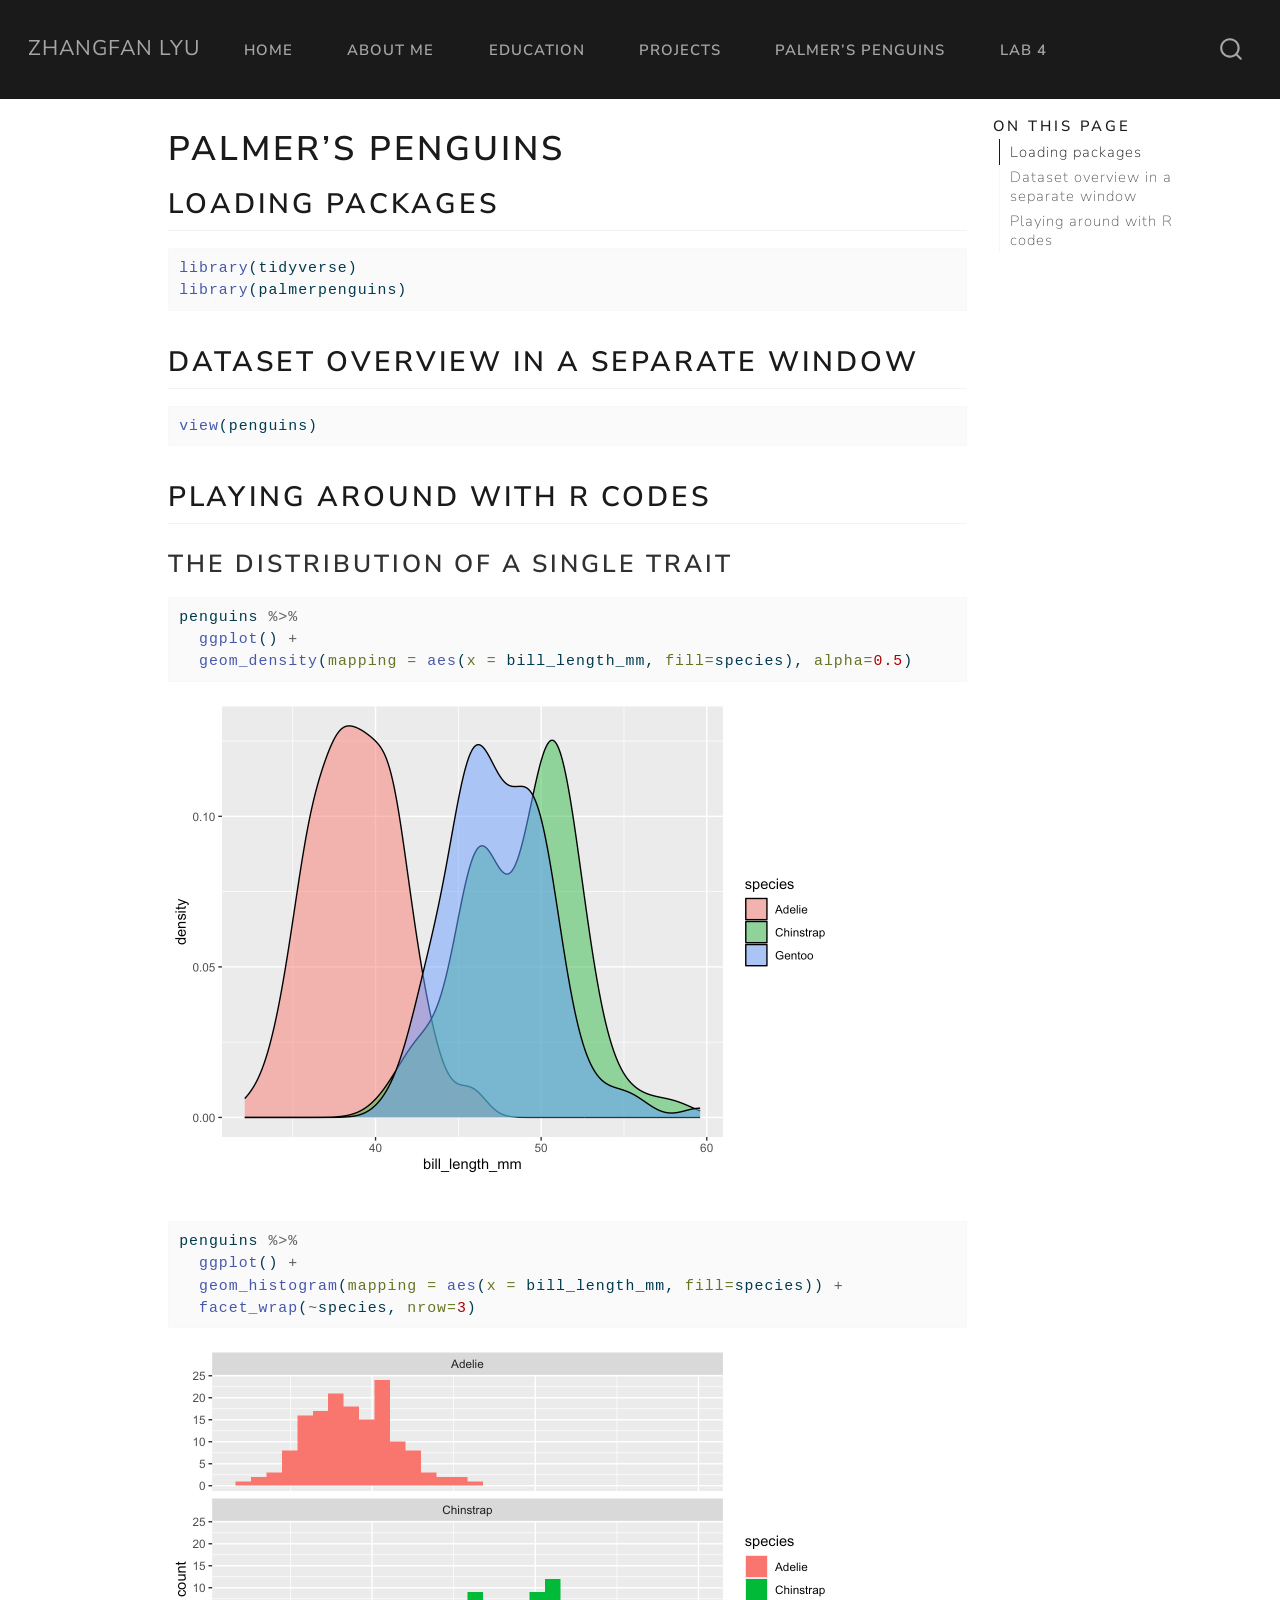
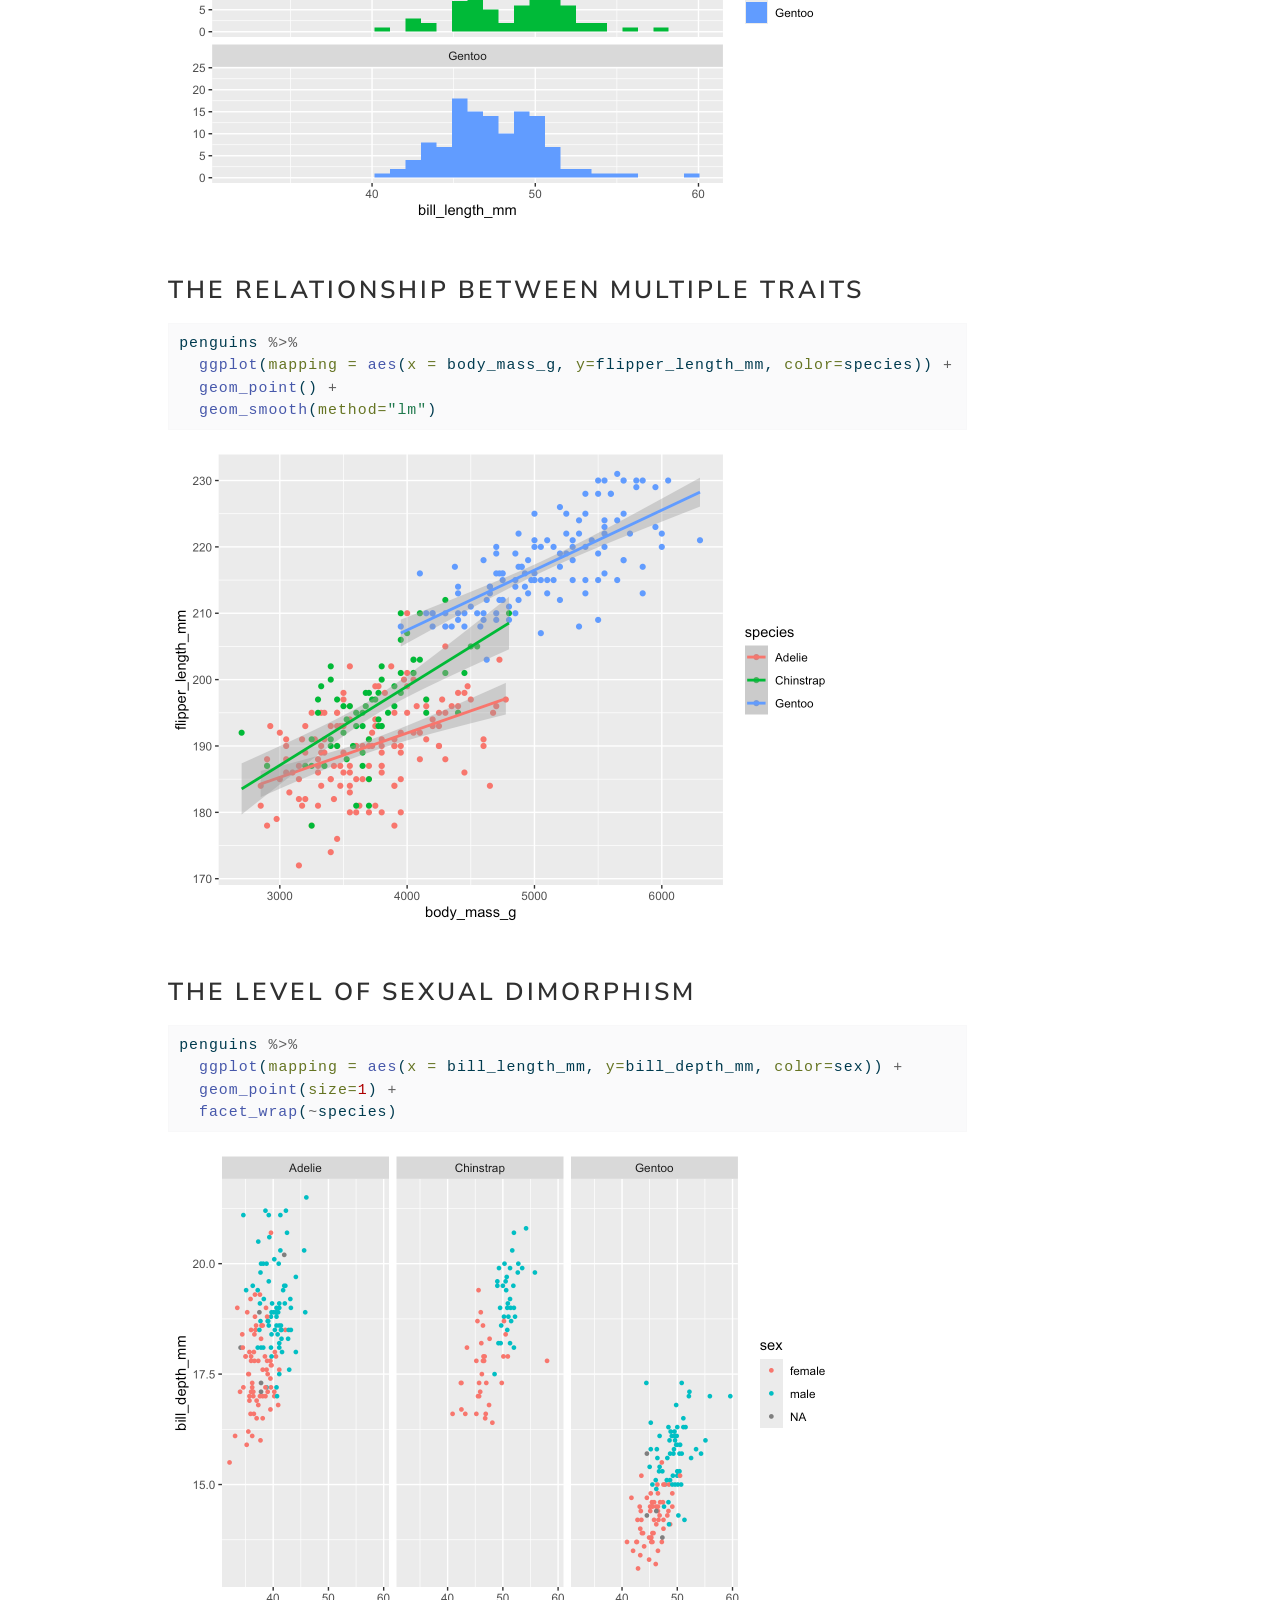
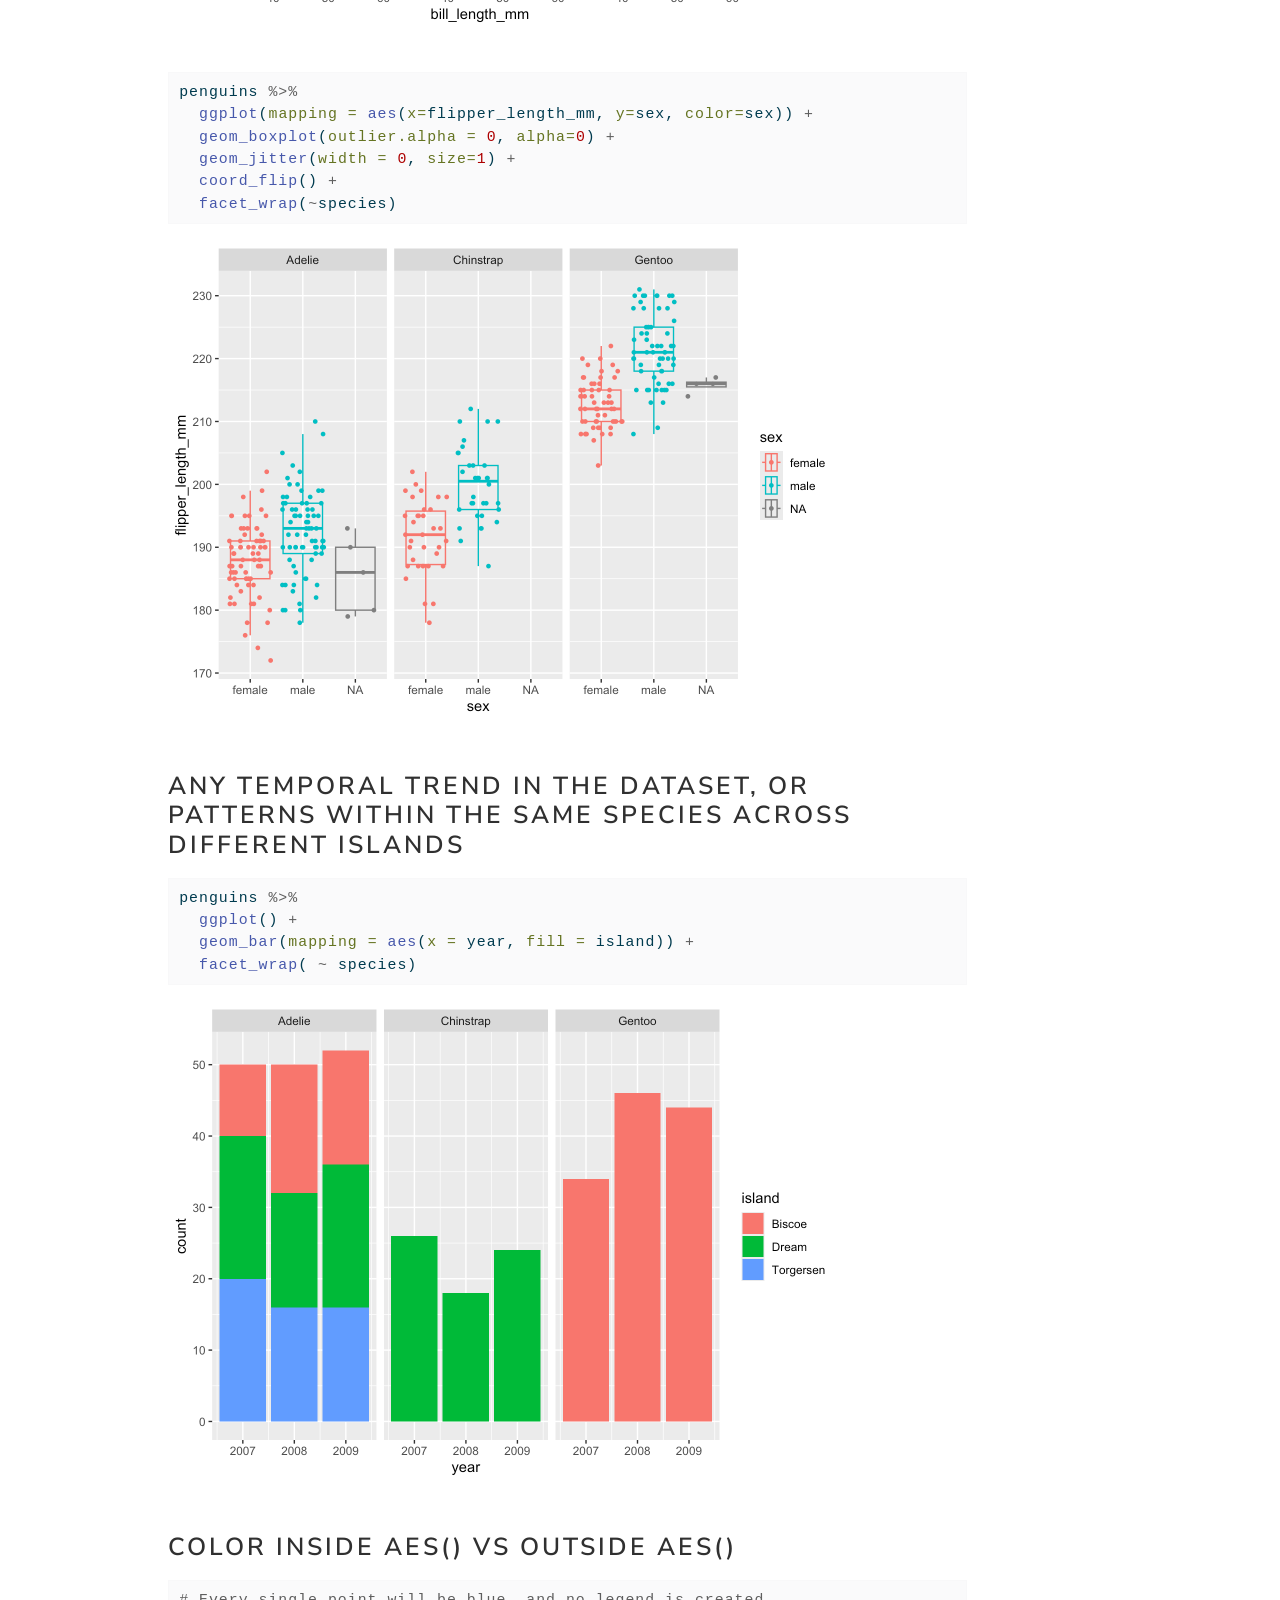
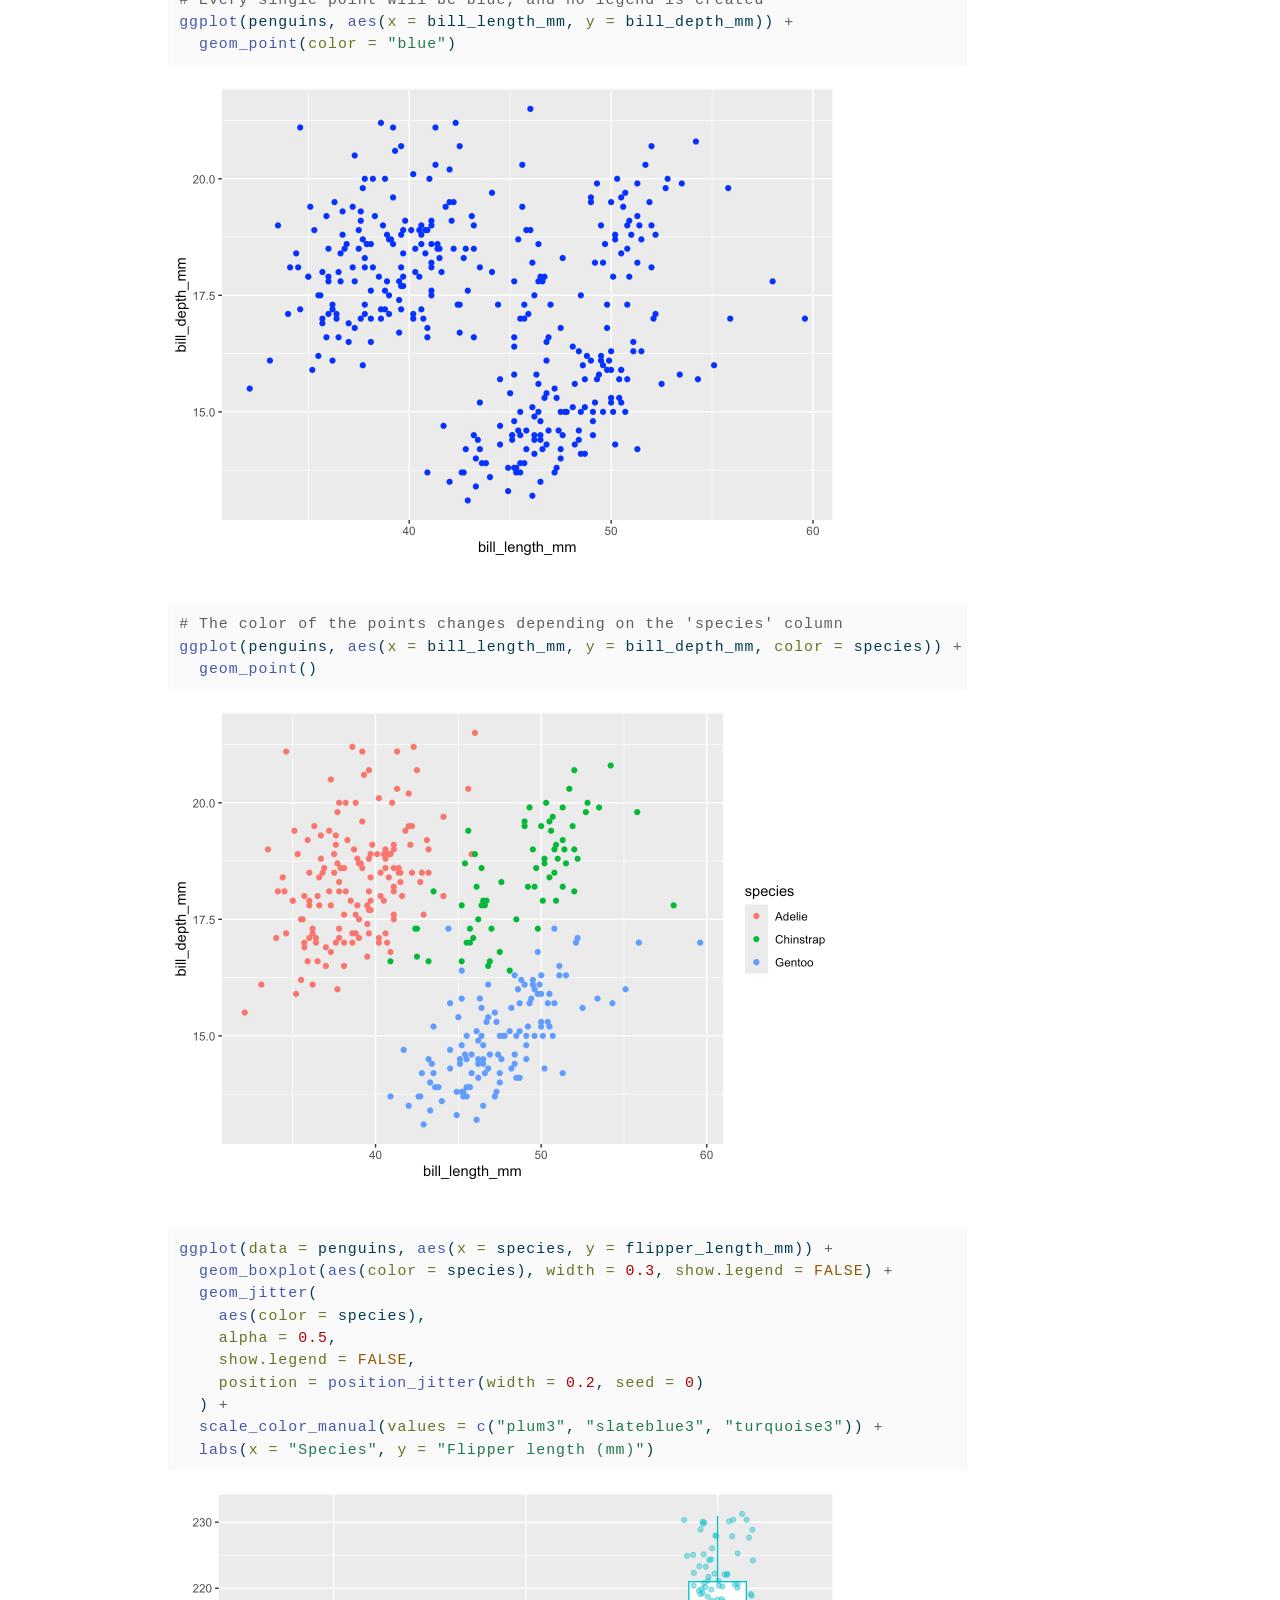
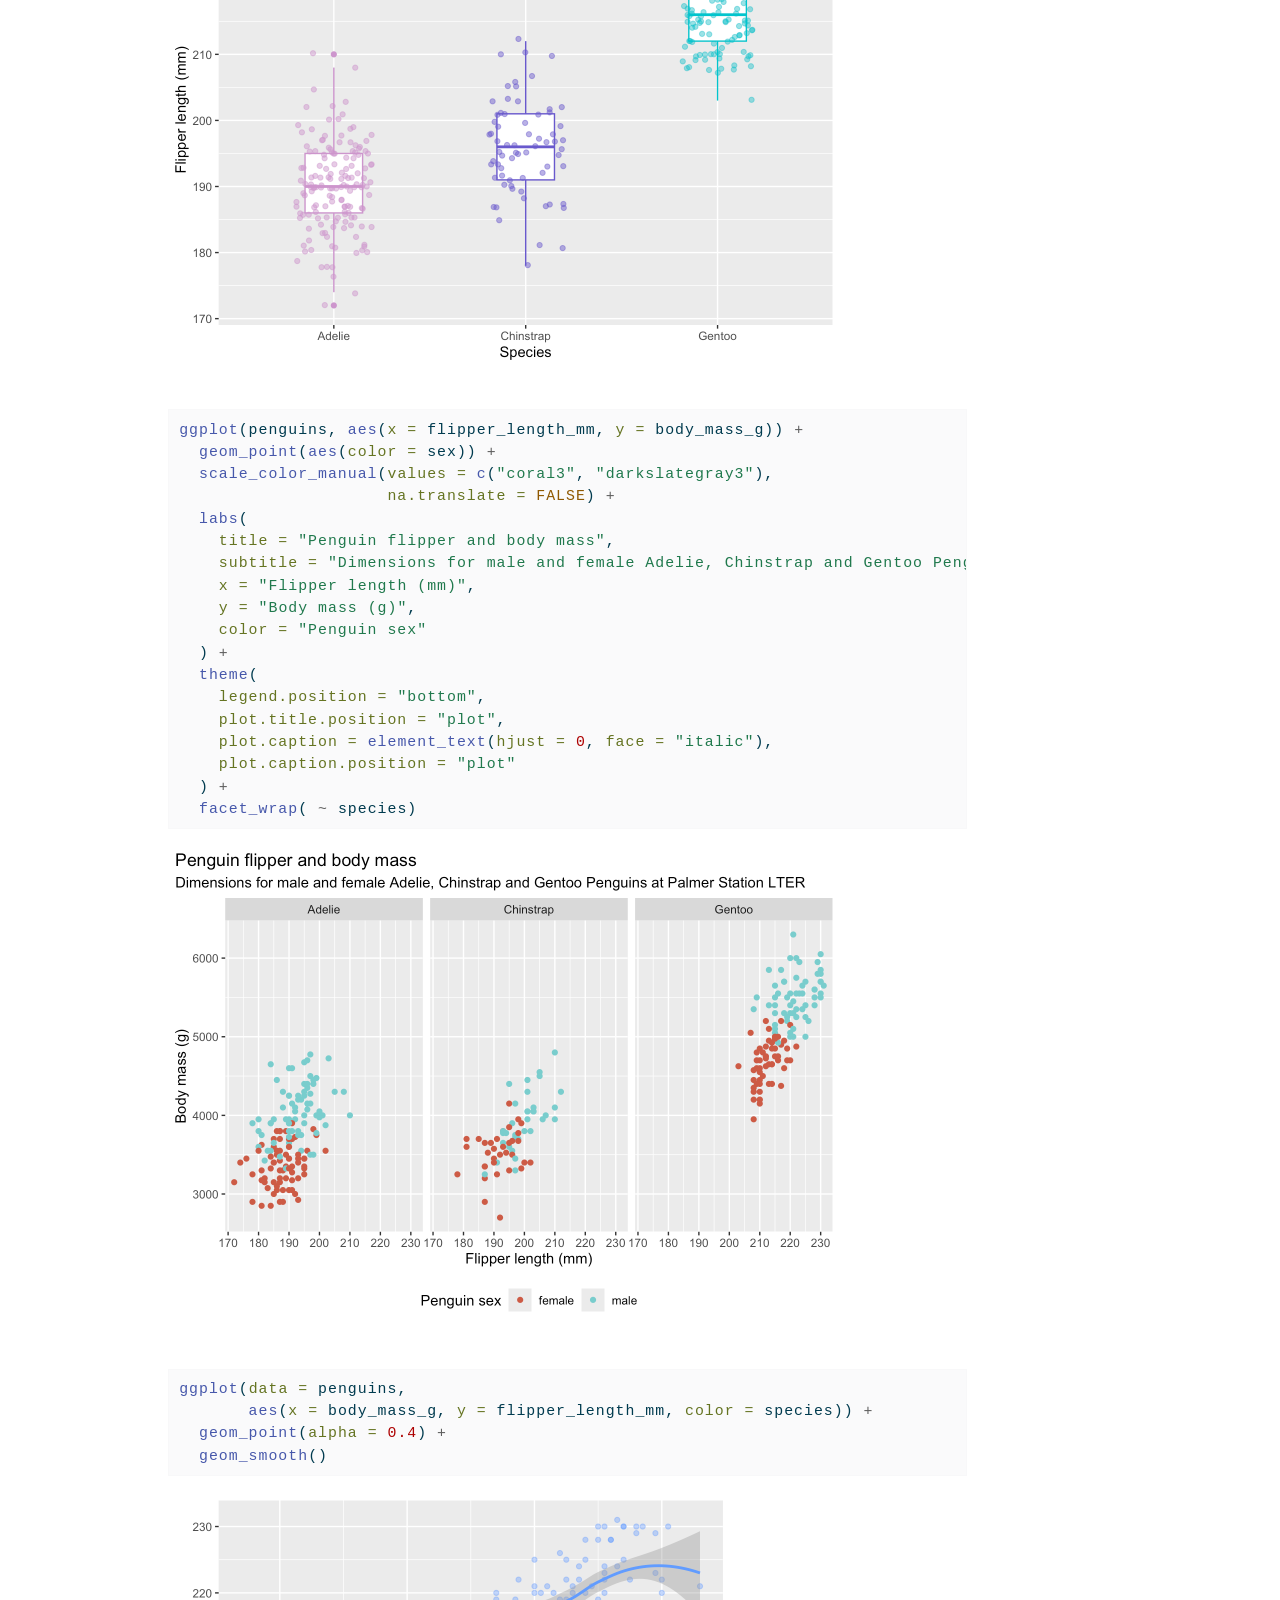
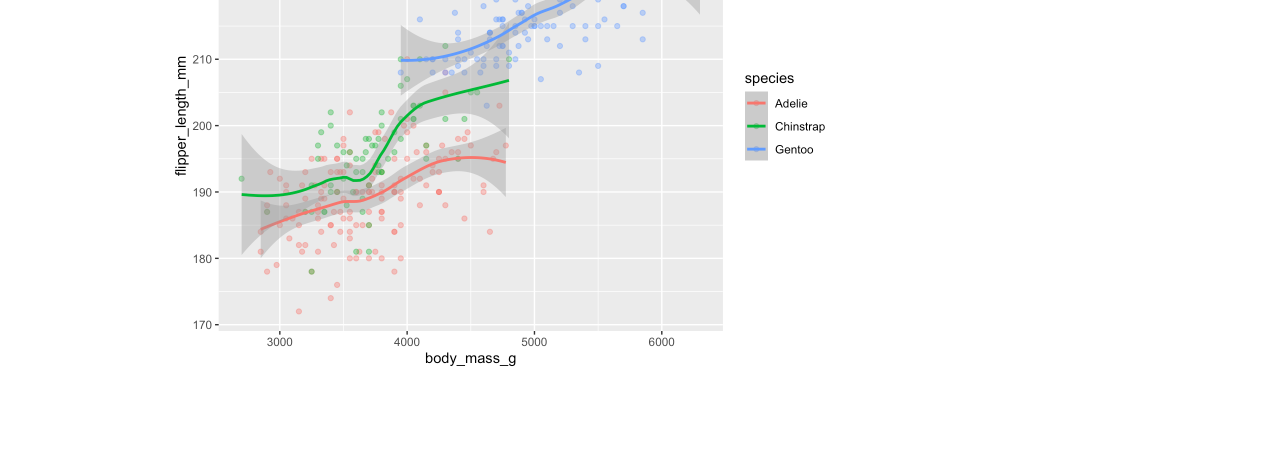
<file: docs/Lab 3 notes.html>
<!DOCTYPE html>
<html xmlns="http://www.w3.org/1999/xhtml" lang="en" xml:lang="en"><head>

<meta charset="utf-8">
<meta name="generator" content="quarto-1.10.18">

<meta name="viewport" content="width=device-width, initial-scale=1.0, user-scalable=yes">


<title>Palmer’s Penguins – zhangfan lyu</title>
<style>
/* Default styles provided by pandoc.
** See https://pandoc.org/MANUAL.html#variables-for-html for config info.
*/
span.smallcaps{font-variant: small-caps;}
div.columns{display: flex; gap: 1.5em;}
div.column{flex: auto;}
@media screen {
div.columns{gap: min(4vw, 1.5em);}
div.column{overflow-x: auto;}
}
div.hanging-indent{margin-left: 1.5em; text-indent: -1.5em;}
ul.task-list{list-style: none;}
ul.task-list li input[type="checkbox"] {
  width: 0.8em;
  margin: 0 0.8em 0.2em -1em; /* quarto-specific, see https://github.com/quarto-dev/quarto-cli/issues/4556 */ 
  vertical-align: middle;
}
/* CSS for syntax highlighting */
html { -webkit-text-size-adjust: 100%; }
pre > code.sourceCode { white-space: pre; position: relative; }
pre > code.sourceCode > span { display: inline-block; line-height: 1.25; }
pre > code.sourceCode > span:empty { height: 1.2em; }
.sourceCode { overflow: visible; }
code.sourceCode > span { color: inherit; text-decoration: inherit; }
div.sourceCode { margin: 1em 0; }
pre.sourceCode { margin: 0; }
@media screen {
div.sourceCode { overflow: auto; }
}
@media print {
pre > code.sourceCode { white-space: pre-wrap; }
pre > code.sourceCode > span { text-indent: -5em; padding-left: 5em; }
}
pre.numberSource code
  { counter-reset: source-line 0; }
pre.numberSource code > span
  { position: relative; left: -4em; counter-increment: source-line; }
pre.numberSource code > span > a:first-child::before
  { content: counter(source-line);
    position: relative; left: -1em; text-align: right; vertical-align: baseline;
    border: none; display: inline-block;
    -webkit-touch-callout: none; -webkit-user-select: none;
    -khtml-user-select: none; -moz-user-select: none;
    -ms-user-select: none; user-select: none;
    padding: 0 4px; width: 4em;
  }
pre.numberSource { margin-left: 3em;  padding-left: 4px; }
div.sourceCode
  {   }
@media screen {
pre > code.sourceCode > span > a:first-child::before { text-decoration: underline; }
}
</style>


<script src="site_libs/quarto-nav/quarto-nav.js"></script>
<script src="site_libs/quarto-nav/headroom.min.js"></script>
<script src="site_libs/clipboard/clipboard.min.js"></script>
<script src="site_libs/quarto-search/autocomplete.umd.js"></script>
<script src="site_libs/quarto-search/fuse.min.js"></script>
<script src="site_libs/quarto-search/quarto-search.js"></script>
<meta name="quarto:offset" content="./">
<script src="site_libs/quarto-html/quarto.js" type="module"></script>
<script src="site_libs/quarto-html/tabsets/tabsets.js" type="module"></script>
<script src="site_libs/quarto-html/popper.min.js"></script>
<script src="site_libs/quarto-html/tippy.umd.min.js"></script>
<script src="site_libs/quarto-html/anchor.min.js"></script>
<link href="site_libs/quarto-html/tippy.css" rel="stylesheet">
<link href="site_libs/quarto-html/quarto-syntax-highlighting-64a204ab8560d761af7679ceaba22944.css" rel="stylesheet" id="quarto-text-highlighting-styles">
<script src="site_libs/bootstrap/bootstrap.min.js"></script>
<link href="site_libs/bootstrap/bootstrap-icons.css" rel="stylesheet">
<link href="site_libs/bootstrap/bootstrap-b0ee52e4dc8db0fb1c3a6dbd8a6b6139.min.css" rel="stylesheet" append-hash="true" id="quarto-bootstrap" data-mode="light">
<script id="quarto-search-options" type="application/json">{
  "location": "navbar",
  "copy-button": false,
  "collapse-after": 3,
  "panel-placement": "end",
  "type": "overlay",
  "limit": 50,
  "keyboard-shortcut": [
    "f",
    "/",
    "s"
  ],
  "show-item-context": false,
  "language": {
    "search-no-results-text": "No results",
    "search-matching-documents-text": "matching documents",
    "search-copy-link-title": "Copy link to search",
    "search-hide-matches-text": "Hide additional matches",
    "search-more-match-text": "more match in this document",
    "search-more-matches-text": "more matches in this document",
    "search-clear-button-title": "Clear",
    "search-text-placeholder": "",
    "search-detached-cancel-button-title": "Cancel",
    "search-submit-button-title": "Submit",
    "search-label": "Search"
  }
}</script>


<link rel="stylesheet" href="styles.css">
</head>

<body class="nav-fixed quarto-light">

<div id="quarto-search-results"></div>
  <header id="quarto-header" class="headroom fixed-top">
    <nav class="navbar navbar-expand-lg " data-bs-theme="dark">
      <div class="navbar-container container-fluid">
      <div class="navbar-brand-container mx-auto">
    <a class="navbar-brand" href="./index.html">
    <span class="navbar-title">zhangfan lyu</span>
    </a>
  </div>
            <div id="quarto-search" class="" title="Search"></div>
          <button class="navbar-toggler" type="button" data-bs-toggle="collapse" data-bs-target="#navbarCollapse" aria-controls="navbarCollapse" role="menu" aria-expanded="false" aria-label="Toggle navigation" onclick="if (window.quartoToggleHeadroom) { window.quartoToggleHeadroom(); }">
  <span class="navbar-toggler-icon"></span>
</button>
          <div class="collapse navbar-collapse" id="navbarCollapse">
            <ul class="navbar-nav navbar-nav-scroll me-auto">
  <li class="nav-item">
    <a class="nav-link" href="./index.html"> 
<span class="menu-text">home</span></a>
  </li>  
  <li class="nav-item">
    <a class="nav-link" href="./about.html"> 
<span class="menu-text">about me</span></a>
  </li>  
  <li class="nav-item">
    <a class="nav-link" href="./education.html"> 
<span class="menu-text">education</span></a>
  </li>  
  <li class="nav-item">
    <a class="nav-link" href="./projects.html"> 
<span class="menu-text">projects</span></a>
  </li>  
  <li class="nav-item">
    <a class="nav-link active" href="./Lab 3 notes.html" aria-current="page"> 
<span class="menu-text">Palmer’s Penguins</span></a>
  </li>  
  <li class="nav-item">
    <a class="nav-link" href="./Lab_4.html"> 
<span class="menu-text">Lab 4</span></a>
  </li>  
</ul>
          </div> <!-- /navcollapse -->
            <div class="quarto-navbar-tools">
</div>
      </div> <!-- /container-fluid -->
    </nav>
</header>
<!-- content -->
<div id="quarto-content" class="quarto-container page-columns page-rows-contents page-layout-article page-navbar">
<!-- sidebar -->
<!-- margin-sidebar -->
    <div id="quarto-margin-sidebar" class="sidebar margin-sidebar">
        <nav id="TOC" role="doc-toc" class="toc-active">
    <h2 id="toc-title">On this page</h2>
   
  <ul>
  <li><a href="#loading-packages" id="toc-loading-packages" class="nav-link active" data-scroll-target="#loading-packages">Loading packages</a></li>
  <li><a href="#dataset-overview-in-a-separate-window" id="toc-dataset-overview-in-a-separate-window" class="nav-link" data-scroll-target="#dataset-overview-in-a-separate-window">Dataset overview in a separate window</a></li>
  <li><a href="#playing-around-with-r-codes" id="toc-playing-around-with-r-codes" class="nav-link" data-scroll-target="#playing-around-with-r-codes">Playing around with R codes</a>
  <ul class="collapse">
  <li><a href="#the-distribution-of-a-single-trait" id="toc-the-distribution-of-a-single-trait" class="nav-link" data-scroll-target="#the-distribution-of-a-single-trait">The distribution of a single trait</a></li>
  <li><a href="#the-relationship-between-multiple-traits" id="toc-the-relationship-between-multiple-traits" class="nav-link" data-scroll-target="#the-relationship-between-multiple-traits">The relationship between multiple traits</a></li>
  <li><a href="#the-level-of-sexual-dimorphism" id="toc-the-level-of-sexual-dimorphism" class="nav-link" data-scroll-target="#the-level-of-sexual-dimorphism">The level of sexual dimorphism</a></li>
  <li><a href="#any-temporal-trend-in-the-dataset-or-patterns-within-the-same-species-across-different-islands" id="toc-any-temporal-trend-in-the-dataset-or-patterns-within-the-same-species-across-different-islands" class="nav-link" data-scroll-target="#any-temporal-trend-in-the-dataset-or-patterns-within-the-same-species-across-different-islands">Any temporal trend in the dataset, or patterns within the same species across different islands</a></li>
  <li><a href="#color-inside-aes-vs-outside-aes" id="toc-color-inside-aes-vs-outside-aes" class="nav-link" data-scroll-target="#color-inside-aes-vs-outside-aes">color inside aes() vs outside aes()</a></li>
  </ul></li>
  </ul>
</nav>
    </div>
<!-- main -->
<main class="content" id="quarto-document-content">

<header id="title-block-header" class="quarto-title-block default">
<div class="quarto-title">
<h1 class="title">Palmer’s Penguins</h1>
</div>



<div class="quarto-title-meta">

    
  
    
  </div>
  


</header>


<section id="loading-packages" class="level2">
<h2 class="anchored" data-anchor-id="loading-packages">Loading packages</h2>
<div class="cell">
<div class="code-copy-outer-scaffold"><div class="sourceCode cell-code" id="cb1"><pre class="sourceCode r code-with-copy"><code class="sourceCode r"><span id="cb1-1"><a href="#cb1-1" aria-hidden="true" tabindex="-1"></a><span class="fu">library</span>(tidyverse)</span>
<span id="cb1-2"><a href="#cb1-2" aria-hidden="true" tabindex="-1"></a><span class="fu">library</span>(palmerpenguins)</span></code></pre></div><button title="Copy to Clipboard" class="code-copy-button"><i class="bi"></i></button></div>
</div>
</section>
<section id="dataset-overview-in-a-separate-window" class="level2">
<h2 class="anchored" data-anchor-id="dataset-overview-in-a-separate-window">Dataset overview in a separate window</h2>
<div class="cell">
<div class="code-copy-outer-scaffold"><div class="sourceCode cell-code" id="cb2"><pre class="sourceCode r code-with-copy"><code class="sourceCode r"><span id="cb2-1"><a href="#cb2-1" aria-hidden="true" tabindex="-1"></a><span class="fu">view</span>(penguins)</span></code></pre></div><button title="Copy to Clipboard" class="code-copy-button"><i class="bi"></i></button></div>
</div>
</section>
<section id="playing-around-with-r-codes" class="level2">
<h2 class="anchored" data-anchor-id="playing-around-with-r-codes">Playing around with R codes</h2>
<section id="the-distribution-of-a-single-trait" class="level3">
<h3 class="anchored" data-anchor-id="the-distribution-of-a-single-trait">The distribution of a single trait</h3>
<div class="cell">
<div class="code-copy-outer-scaffold"><div class="sourceCode cell-code" id="cb3"><pre class="sourceCode r code-with-copy"><code class="sourceCode r"><span id="cb3-1"><a href="#cb3-1" aria-hidden="true" tabindex="-1"></a>penguins <span class="sc">%&gt;%</span></span>
<span id="cb3-2"><a href="#cb3-2" aria-hidden="true" tabindex="-1"></a>  <span class="fu">ggplot</span>() <span class="sc">+</span></span>
<span id="cb3-3"><a href="#cb3-3" aria-hidden="true" tabindex="-1"></a>  <span class="fu">geom_density</span>(<span class="at">mapping =</span> <span class="fu">aes</span>(<span class="at">x =</span> bill_length_mm, <span class="at">fill=</span>species), <span class="at">alpha=</span><span class="fl">0.5</span>)</span></code></pre></div><button title="Copy to Clipboard" class="code-copy-button"><i class="bi"></i></button></div>
<div class="cell-output-display">
<div>
<figure class="figure">
<p><img src="Lab-3-notes_files/figure-html/unnamed-chunk-3-1.png" class="img-fluid figure-img" width="672"></p>
</figure>
</div>
</div>
</div>
<div class="cell">
<div class="code-copy-outer-scaffold"><div class="sourceCode cell-code" id="cb4"><pre class="sourceCode r code-with-copy"><code class="sourceCode r"><span id="cb4-1"><a href="#cb4-1" aria-hidden="true" tabindex="-1"></a>penguins <span class="sc">%&gt;%</span></span>
<span id="cb4-2"><a href="#cb4-2" aria-hidden="true" tabindex="-1"></a>  <span class="fu">ggplot</span>() <span class="sc">+</span></span>
<span id="cb4-3"><a href="#cb4-3" aria-hidden="true" tabindex="-1"></a>  <span class="fu">geom_histogram</span>(<span class="at">mapping =</span> <span class="fu">aes</span>(<span class="at">x =</span> bill_length_mm, <span class="at">fill=</span>species)) <span class="sc">+</span></span>
<span id="cb4-4"><a href="#cb4-4" aria-hidden="true" tabindex="-1"></a>  <span class="fu">facet_wrap</span>(<span class="sc">~</span>species, <span class="at">nrow=</span><span class="dv">3</span>)</span></code></pre></div><button title="Copy to Clipboard" class="code-copy-button"><i class="bi"></i></button></div>
<div class="cell-output-display">
<div>
<figure class="figure">
<p><img src="Lab-3-notes_files/figure-html/unnamed-chunk-4-1.png" class="img-fluid figure-img" width="672"></p>
</figure>
</div>
</div>
</div>
</section>
<section id="the-relationship-between-multiple-traits" class="level3">
<h3 class="anchored" data-anchor-id="the-relationship-between-multiple-traits">The relationship between multiple traits</h3>
<div class="cell">
<div class="code-copy-outer-scaffold"><div class="sourceCode cell-code" id="cb5"><pre class="sourceCode r code-with-copy"><code class="sourceCode r"><span id="cb5-1"><a href="#cb5-1" aria-hidden="true" tabindex="-1"></a>penguins <span class="sc">%&gt;%</span></span>
<span id="cb5-2"><a href="#cb5-2" aria-hidden="true" tabindex="-1"></a>  <span class="fu">ggplot</span>(<span class="at">mapping =</span> <span class="fu">aes</span>(<span class="at">x =</span> body_mass_g, <span class="at">y=</span>flipper_length_mm, <span class="at">color=</span>species)) <span class="sc">+</span></span>
<span id="cb5-3"><a href="#cb5-3" aria-hidden="true" tabindex="-1"></a>  <span class="fu">geom_point</span>() <span class="sc">+</span></span>
<span id="cb5-4"><a href="#cb5-4" aria-hidden="true" tabindex="-1"></a>  <span class="fu">geom_smooth</span>(<span class="at">method=</span><span class="st">"lm"</span>)</span></code></pre></div><button title="Copy to Clipboard" class="code-copy-button"><i class="bi"></i></button></div>
<div class="cell-output-display">
<div>
<figure class="figure">
<p><img src="Lab-3-notes_files/figure-html/unnamed-chunk-5-1.png" class="img-fluid figure-img" width="672"></p>
</figure>
</div>
</div>
</div>
</section>
<section id="the-level-of-sexual-dimorphism" class="level3">
<h3 class="anchored" data-anchor-id="the-level-of-sexual-dimorphism">The level of sexual dimorphism</h3>
<div class="cell">
<div class="code-copy-outer-scaffold"><div class="sourceCode cell-code" id="cb6"><pre class="sourceCode r code-with-copy"><code class="sourceCode r"><span id="cb6-1"><a href="#cb6-1" aria-hidden="true" tabindex="-1"></a>penguins <span class="sc">%&gt;%</span></span>
<span id="cb6-2"><a href="#cb6-2" aria-hidden="true" tabindex="-1"></a>  <span class="fu">ggplot</span>(<span class="at">mapping =</span> <span class="fu">aes</span>(<span class="at">x =</span> bill_length_mm, <span class="at">y=</span>bill_depth_mm, <span class="at">color=</span>sex)) <span class="sc">+</span></span>
<span id="cb6-3"><a href="#cb6-3" aria-hidden="true" tabindex="-1"></a>  <span class="fu">geom_point</span>(<span class="at">size=</span><span class="dv">1</span>) <span class="sc">+</span></span>
<span id="cb6-4"><a href="#cb6-4" aria-hidden="true" tabindex="-1"></a>  <span class="fu">facet_wrap</span>(<span class="sc">~</span>species)</span></code></pre></div><button title="Copy to Clipboard" class="code-copy-button"><i class="bi"></i></button></div>
<div class="cell-output-display">
<div>
<figure class="figure">
<p><img src="Lab-3-notes_files/figure-html/unnamed-chunk-6-1.png" class="img-fluid figure-img" width="672"></p>
</figure>
</div>
</div>
</div>
<div class="cell">
<div class="code-copy-outer-scaffold"><div class="sourceCode cell-code" id="cb7"><pre class="sourceCode r code-with-copy"><code class="sourceCode r"><span id="cb7-1"><a href="#cb7-1" aria-hidden="true" tabindex="-1"></a>penguins <span class="sc">%&gt;%</span></span>
<span id="cb7-2"><a href="#cb7-2" aria-hidden="true" tabindex="-1"></a>  <span class="fu">ggplot</span>(<span class="at">mapping =</span> <span class="fu">aes</span>(<span class="at">x=</span>flipper_length_mm, <span class="at">y=</span>sex, <span class="at">color=</span>sex)) <span class="sc">+</span></span>
<span id="cb7-3"><a href="#cb7-3" aria-hidden="true" tabindex="-1"></a>  <span class="fu">geom_boxplot</span>(<span class="at">outlier.alpha =</span> <span class="dv">0</span>, <span class="at">alpha=</span><span class="dv">0</span>) <span class="sc">+</span></span>
<span id="cb7-4"><a href="#cb7-4" aria-hidden="true" tabindex="-1"></a>  <span class="fu">geom_jitter</span>(<span class="at">width =</span> <span class="dv">0</span>, <span class="at">size=</span><span class="dv">1</span>) <span class="sc">+</span></span>
<span id="cb7-5"><a href="#cb7-5" aria-hidden="true" tabindex="-1"></a>  <span class="fu">coord_flip</span>() <span class="sc">+</span></span>
<span id="cb7-6"><a href="#cb7-6" aria-hidden="true" tabindex="-1"></a>  <span class="fu">facet_wrap</span>(<span class="sc">~</span>species)</span></code></pre></div><button title="Copy to Clipboard" class="code-copy-button"><i class="bi"></i></button></div>
<div class="cell-output-display">
<div>
<figure class="figure">
<p><img src="Lab-3-notes_files/figure-html/unnamed-chunk-7-1.png" class="img-fluid figure-img" width="672"></p>
</figure>
</div>
</div>
</div>
</section>
<section id="any-temporal-trend-in-the-dataset-or-patterns-within-the-same-species-across-different-islands" class="level3">
<h3 class="anchored" data-anchor-id="any-temporal-trend-in-the-dataset-or-patterns-within-the-same-species-across-different-islands">Any temporal trend in the dataset, or patterns within the same species across different islands</h3>
<div class="cell">
<div class="code-copy-outer-scaffold"><div class="sourceCode cell-code" id="cb8"><pre class="sourceCode r code-with-copy"><code class="sourceCode r"><span id="cb8-1"><a href="#cb8-1" aria-hidden="true" tabindex="-1"></a>penguins <span class="sc">%&gt;%</span></span>
<span id="cb8-2"><a href="#cb8-2" aria-hidden="true" tabindex="-1"></a>  <span class="fu">ggplot</span>() <span class="sc">+</span></span>
<span id="cb8-3"><a href="#cb8-3" aria-hidden="true" tabindex="-1"></a>  <span class="fu">geom_bar</span>(<span class="at">mapping =</span> <span class="fu">aes</span>(<span class="at">x =</span> year, <span class="at">fill =</span> island)) <span class="sc">+</span></span>
<span id="cb8-4"><a href="#cb8-4" aria-hidden="true" tabindex="-1"></a>  <span class="fu">facet_wrap</span>( <span class="sc">~</span> species)</span></code></pre></div><button title="Copy to Clipboard" class="code-copy-button"><i class="bi"></i></button></div>
<div class="cell-output-display">
<div>
<figure class="figure">
<p><img src="Lab-3-notes_files/figure-html/unnamed-chunk-8-1.png" class="img-fluid figure-img" width="672"></p>
</figure>
</div>
</div>
</div>
</section>
<section id="color-inside-aes-vs-outside-aes" class="level3">
<h3 class="anchored" data-anchor-id="color-inside-aes-vs-outside-aes">color inside aes() vs outside aes()</h3>
<div class="cell">
<div class="code-copy-outer-scaffold"><div class="sourceCode cell-code" id="cb9"><pre class="sourceCode r code-with-copy"><code class="sourceCode r"><span id="cb9-1"><a href="#cb9-1" aria-hidden="true" tabindex="-1"></a><span class="co"># Every single point will be blue, and no legend is created</span></span>
<span id="cb9-2"><a href="#cb9-2" aria-hidden="true" tabindex="-1"></a><span class="fu">ggplot</span>(penguins, <span class="fu">aes</span>(<span class="at">x =</span> bill_length_mm, <span class="at">y =</span> bill_depth_mm)) <span class="sc">+</span></span>
<span id="cb9-3"><a href="#cb9-3" aria-hidden="true" tabindex="-1"></a>  <span class="fu">geom_point</span>(<span class="at">color =</span> <span class="st">"blue"</span>)</span></code></pre></div><button title="Copy to Clipboard" class="code-copy-button"><i class="bi"></i></button></div>
<div class="cell-output-display">
<div>
<figure class="figure">
<p><img src="Lab-3-notes_files/figure-html/unnamed-chunk-9-1.png" class="img-fluid figure-img" width="672"></p>
</figure>
</div>
</div>
</div>
<div class="cell">
<div class="code-copy-outer-scaffold"><div class="sourceCode cell-code" id="cb10"><pre class="sourceCode r code-with-copy"><code class="sourceCode r"><span id="cb10-1"><a href="#cb10-1" aria-hidden="true" tabindex="-1"></a><span class="co"># The color of the points changes depending on the 'species' column</span></span>
<span id="cb10-2"><a href="#cb10-2" aria-hidden="true" tabindex="-1"></a><span class="fu">ggplot</span>(penguins, <span class="fu">aes</span>(<span class="at">x =</span> bill_length_mm, <span class="at">y =</span> bill_depth_mm, <span class="at">color =</span> species)) <span class="sc">+</span></span>
<span id="cb10-3"><a href="#cb10-3" aria-hidden="true" tabindex="-1"></a>  <span class="fu">geom_point</span>()</span></code></pre></div><button title="Copy to Clipboard" class="code-copy-button"><i class="bi"></i></button></div>
<div class="cell-output-display">
<div>
<figure class="figure">
<p><img src="Lab-3-notes_files/figure-html/unnamed-chunk-10-1.png" class="img-fluid figure-img" width="672"></p>
</figure>
</div>
</div>
</div>
<div class="cell">
<div class="code-copy-outer-scaffold"><div class="sourceCode cell-code" id="cb11"><pre class="sourceCode r code-with-copy"><code class="sourceCode r"><span id="cb11-1"><a href="#cb11-1" aria-hidden="true" tabindex="-1"></a><span class="fu">ggplot</span>(<span class="at">data =</span> penguins, <span class="fu">aes</span>(<span class="at">x =</span> species, <span class="at">y =</span> flipper_length_mm)) <span class="sc">+</span></span>
<span id="cb11-2"><a href="#cb11-2" aria-hidden="true" tabindex="-1"></a>  <span class="fu">geom_boxplot</span>(<span class="fu">aes</span>(<span class="at">color =</span> species), <span class="at">width =</span> <span class="fl">0.3</span>, <span class="at">show.legend =</span> <span class="cn">FALSE</span>) <span class="sc">+</span></span>
<span id="cb11-3"><a href="#cb11-3" aria-hidden="true" tabindex="-1"></a>  <span class="fu">geom_jitter</span>(</span>
<span id="cb11-4"><a href="#cb11-4" aria-hidden="true" tabindex="-1"></a>    <span class="fu">aes</span>(<span class="at">color =</span> species),</span>
<span id="cb11-5"><a href="#cb11-5" aria-hidden="true" tabindex="-1"></a>    <span class="at">alpha =</span> <span class="fl">0.5</span>,</span>
<span id="cb11-6"><a href="#cb11-6" aria-hidden="true" tabindex="-1"></a>    <span class="at">show.legend =</span> <span class="cn">FALSE</span>,</span>
<span id="cb11-7"><a href="#cb11-7" aria-hidden="true" tabindex="-1"></a>    <span class="at">position =</span> <span class="fu">position_jitter</span>(<span class="at">width =</span> <span class="fl">0.2</span>, <span class="at">seed =</span> <span class="dv">0</span>)</span>
<span id="cb11-8"><a href="#cb11-8" aria-hidden="true" tabindex="-1"></a>  ) <span class="sc">+</span></span>
<span id="cb11-9"><a href="#cb11-9" aria-hidden="true" tabindex="-1"></a>  <span class="fu">scale_color_manual</span>(<span class="at">values =</span> <span class="fu">c</span>(<span class="st">"plum3"</span>, <span class="st">"slateblue3"</span>, <span class="st">"turquoise3"</span>)) <span class="sc">+</span></span>
<span id="cb11-10"><a href="#cb11-10" aria-hidden="true" tabindex="-1"></a>  <span class="fu">labs</span>(<span class="at">x =</span> <span class="st">"Species"</span>, <span class="at">y =</span> <span class="st">"Flipper length (mm)"</span>)</span></code></pre></div><button title="Copy to Clipboard" class="code-copy-button"><i class="bi"></i></button></div>
<div class="cell-output-display">
<div>
<figure class="figure">
<p><img src="Lab-3-notes_files/figure-html/unnamed-chunk-11-1.png" class="img-fluid figure-img" width="672"></p>
</figure>
</div>
</div>
</div>
<div class="cell">
<div class="code-copy-outer-scaffold"><div class="sourceCode cell-code" id="cb12"><pre class="sourceCode r code-with-copy"><code class="sourceCode r"><span id="cb12-1"><a href="#cb12-1" aria-hidden="true" tabindex="-1"></a><span class="fu">ggplot</span>(penguins, <span class="fu">aes</span>(<span class="at">x =</span> flipper_length_mm, <span class="at">y =</span> body_mass_g)) <span class="sc">+</span></span>
<span id="cb12-2"><a href="#cb12-2" aria-hidden="true" tabindex="-1"></a>  <span class="fu">geom_point</span>(<span class="fu">aes</span>(<span class="at">color =</span> sex)) <span class="sc">+</span></span>
<span id="cb12-3"><a href="#cb12-3" aria-hidden="true" tabindex="-1"></a>  <span class="fu">scale_color_manual</span>(<span class="at">values =</span> <span class="fu">c</span>(<span class="st">"coral3"</span>, <span class="st">"darkslategray3"</span>),</span>
<span id="cb12-4"><a href="#cb12-4" aria-hidden="true" tabindex="-1"></a>                     <span class="at">na.translate =</span> <span class="cn">FALSE</span>) <span class="sc">+</span></span>
<span id="cb12-5"><a href="#cb12-5" aria-hidden="true" tabindex="-1"></a>  <span class="fu">labs</span>(</span>
<span id="cb12-6"><a href="#cb12-6" aria-hidden="true" tabindex="-1"></a>    <span class="at">title =</span> <span class="st">"Penguin flipper and body mass"</span>,</span>
<span id="cb12-7"><a href="#cb12-7" aria-hidden="true" tabindex="-1"></a>    <span class="at">subtitle =</span> <span class="st">"Dimensions for male and female Adelie, Chinstrap and Gentoo Penguins at Palmer Station LTER"</span>,</span>
<span id="cb12-8"><a href="#cb12-8" aria-hidden="true" tabindex="-1"></a>    <span class="at">x =</span> <span class="st">"Flipper length (mm)"</span>,</span>
<span id="cb12-9"><a href="#cb12-9" aria-hidden="true" tabindex="-1"></a>    <span class="at">y =</span> <span class="st">"Body mass (g)"</span>,</span>
<span id="cb12-10"><a href="#cb12-10" aria-hidden="true" tabindex="-1"></a>    <span class="at">color =</span> <span class="st">"Penguin sex"</span></span>
<span id="cb12-11"><a href="#cb12-11" aria-hidden="true" tabindex="-1"></a>  ) <span class="sc">+</span></span>
<span id="cb12-12"><a href="#cb12-12" aria-hidden="true" tabindex="-1"></a>  <span class="fu">theme</span>(</span>
<span id="cb12-13"><a href="#cb12-13" aria-hidden="true" tabindex="-1"></a>    <span class="at">legend.position =</span> <span class="st">"bottom"</span>,</span>
<span id="cb12-14"><a href="#cb12-14" aria-hidden="true" tabindex="-1"></a>    <span class="at">plot.title.position =</span> <span class="st">"plot"</span>,</span>
<span id="cb12-15"><a href="#cb12-15" aria-hidden="true" tabindex="-1"></a>    <span class="at">plot.caption =</span> <span class="fu">element_text</span>(<span class="at">hjust =</span> <span class="dv">0</span>, <span class="at">face =</span> <span class="st">"italic"</span>),</span>
<span id="cb12-16"><a href="#cb12-16" aria-hidden="true" tabindex="-1"></a>    <span class="at">plot.caption.position =</span> <span class="st">"plot"</span></span>
<span id="cb12-17"><a href="#cb12-17" aria-hidden="true" tabindex="-1"></a>  ) <span class="sc">+</span></span>
<span id="cb12-18"><a href="#cb12-18" aria-hidden="true" tabindex="-1"></a>  <span class="fu">facet_wrap</span>( <span class="sc">~</span> species)</span></code></pre></div><button title="Copy to Clipboard" class="code-copy-button"><i class="bi"></i></button></div>
<div class="cell-output-display">
<div>
<figure class="figure">
<p><img src="Lab-3-notes_files/figure-html/unnamed-chunk-12-1.png" class="img-fluid figure-img" width="672"></p>
</figure>
</div>
</div>
</div>
<div class="cell">
<div class="code-copy-outer-scaffold"><div class="sourceCode cell-code" id="cb13"><pre class="sourceCode r code-with-copy"><code class="sourceCode r"><span id="cb13-1"><a href="#cb13-1" aria-hidden="true" tabindex="-1"></a><span class="fu">ggplot</span>(<span class="at">data =</span> penguins, </span>
<span id="cb13-2"><a href="#cb13-2" aria-hidden="true" tabindex="-1"></a>       <span class="fu">aes</span>(<span class="at">x =</span> body_mass_g, <span class="at">y =</span> flipper_length_mm, <span class="at">color =</span> species)) <span class="sc">+</span></span>
<span id="cb13-3"><a href="#cb13-3" aria-hidden="true" tabindex="-1"></a>  <span class="fu">geom_point</span>(<span class="at">alpha =</span> <span class="fl">0.4</span>) <span class="sc">+</span></span>
<span id="cb13-4"><a href="#cb13-4" aria-hidden="true" tabindex="-1"></a>  <span class="fu">geom_smooth</span>()</span></code></pre></div><button title="Copy to Clipboard" class="code-copy-button"><i class="bi"></i></button></div>
<div class="cell-output-display">
<div>
<figure class="figure">
<p><img src="Lab-3-notes_files/figure-html/unnamed-chunk-13-1.png" class="img-fluid figure-img" width="672"></p>
</figure>
</div>
</div>
</div>


</section>
</section>

</main> <!-- /main -->
<script id="quarto-html-after-body" type="application/javascript">
  window.document.addEventListener("DOMContentLoaded", function (event) {
    const icon = "";
    const anchorJS = new window.AnchorJS();
    anchorJS.options = {
      placement: 'right',
      icon: icon
    };
    anchorJS.add('.anchored');
    const isCodeAnnotation = (el) => {
      for (const clz of el.classList) {
        if (clz.startsWith('code-annotation-')) {                     
          return true;
        }
      }
      return false;
    }
    const onCopySuccess = function(e) {
      // button target
      const button = e.trigger;
      // don't keep focus
      button.blur();
      // flash "checked"
      button.classList.add('code-copy-button-checked');
      var currentTitle = button.getAttribute("title");
      button.setAttribute("title", "Copied!");
      let tooltip;
      if (window.bootstrap) {
        button.setAttribute("data-bs-toggle", "tooltip");
        button.setAttribute("data-bs-placement", "left");
        button.setAttribute("data-bs-title", "Copied!");
        tooltip = new bootstrap.Tooltip(button, 
          { trigger: "manual", 
            customClass: "code-copy-button-tooltip",
            offset: [0, -8]});
        tooltip.show();    
      }
      setTimeout(function() {
        if (tooltip) {
          tooltip.hide();
          button.removeAttribute("data-bs-title");
          button.removeAttribute("data-bs-toggle");
          button.removeAttribute("data-bs-placement");
        }
        button.setAttribute("title", currentTitle);
        button.classList.remove('code-copy-button-checked');
      }, 1000);
      // clear code selection
      e.clearSelection();
    }
    const getTextToCopy = function(trigger) {
      const outerScaffold = trigger.parentElement.cloneNode(true);
      const codeEl = outerScaffold.querySelector('code');
      for (const childEl of codeEl.children) {
        if (isCodeAnnotation(childEl)) {
          childEl.remove();
        }
      }
      return codeEl.innerText;
    }
    const clipboard = new window.ClipboardJS('.code-copy-button:not([data-in-quarto-modal])', {
      text: getTextToCopy
    });
    clipboard.on('success', onCopySuccess);
    if (window.document.getElementById('quarto-embedded-source-code-modal')) {
      const clipboardModal = new window.ClipboardJS('.code-copy-button[data-in-quarto-modal]', {
        text: getTextToCopy,
        container: window.document.getElementById('quarto-embedded-source-code-modal')
      });
      clipboardModal.on('success', onCopySuccess);
    }
      var localhostRegex = new RegExp(/^(?:http|https):\/\/localhost\:?[0-9]*\//);
      var mailtoRegex = new RegExp(/^mailto:/);
        var filterRegex = new RegExp('/' + window.location.host + '/');
      var isInternal = (href) => {
          return filterRegex.test(href) || localhostRegex.test(href) || mailtoRegex.test(href);
      }
      // Inspect non-navigation links and adorn them if external
     var links = window.document.querySelectorAll('a[href]:not(.nav-link):not(.navbar-brand):not(.toc-action):not(.sidebar-link):not(.sidebar-item-toggle):not(.pagination-link):not(.no-external):not([aria-hidden]):not(.dropdown-item):not(.quarto-navigation-tool):not(.about-link)');
      for (var i=0; i<links.length; i++) {
        const link = links[i];
        if (!isInternal(link.href)) {
          // undo the damage that might have been done by quarto-nav.js in the case of
          // links that we want to consider external
          if (link.dataset.originalHref !== undefined) {
            link.href = link.dataset.originalHref;
          }
        }
      }
    function tippyHover(el, contentFn, onTriggerFn, onUntriggerFn) {
      const config = {
        allowHTML: true,
        maxWidth: 500,
        delay: 100,
        arrow: false,
        appendTo: function(el) {
            return el.parentElement;
        },
        interactive: true,
        interactiveBorder: 10,
        theme: 'quarto',
        placement: 'bottom-start',
      };
      if (contentFn) {
        config.content = contentFn;
      }
      if (onTriggerFn) {
        config.onTrigger = onTriggerFn;
      }
      if (onUntriggerFn) {
        config.onUntrigger = onUntriggerFn;
      }
      window.tippy(el, config); 
    }
    const noterefs = window.document.querySelectorAll('a[role="doc-noteref"]');
    for (var i=0; i<noterefs.length; i++) {
      const ref = noterefs[i];
      tippyHover(ref, function() {
        // use id or data attribute instead here
        let href = ref.getAttribute('data-footnote-href') || ref.getAttribute('href');
        try { href = new URL(href).hash; } catch {}
        const id = href.replace(/^#\/?/, "");
        const note = window.document.getElementById(id);
        if (note) {
          return note.innerHTML;
        } else {
          return "";
        }
      });
    }
    const xrefs = window.document.querySelectorAll('a.quarto-xref');
    const processXRef = (id, note) => {
      // Strip column container classes
      const stripColumnClz = (el) => {
        el.classList.remove("page-full", "page-columns");
        if (el.children) {
          for (const child of el.children) {
            stripColumnClz(child);
          }
        }
      }
      stripColumnClz(note)
      if (id === null || id.startsWith('sec-')) {
        // Special case sections, only their first couple elements
        const container = document.createElement("div");
        if (note.children && note.children.length > 2) {
          container.appendChild(note.children[0].cloneNode(true));
          for (let i = 1; i < note.children.length; i++) {
            const child = note.children[i];
            if (child.tagName === "P" && child.innerText === "") {
              continue;
            } else {
              container.appendChild(child.cloneNode(true));
              break;
            }
          }
          if (window.Quarto?.typesetMath) {
            window.Quarto.typesetMath(container);
          }
          return container.innerHTML
        } else {
          if (window.Quarto?.typesetMath) {
            window.Quarto.typesetMath(note);
          }
          return note.innerHTML;
        }
      } else {
        // Remove any anchor links if they are present
        const anchorLink = note.querySelector('a.anchorjs-link');
        if (anchorLink) {
          anchorLink.remove();
        }
        if (window.Quarto?.typesetMath) {
          window.Quarto.typesetMath(note);
        }
        if (note.classList.contains("callout")) {
          return note.outerHTML;
        } else {
          return note.innerHTML;
        }
      }
    }
    for (var i=0; i<xrefs.length; i++) {
      const xref = xrefs[i];
      tippyHover(xref, undefined, function(instance) {
        instance.disable();
        let url = xref.getAttribute('href');
        let hash = undefined; 
        if (url.startsWith('#')) {
          hash = url;
        } else {
          try { hash = new URL(url).hash; } catch {}
        }
        if (hash) {
          const id = hash.replace(/^#\/?/, "");
          const note = window.document.getElementById(id);
          if (note !== null) {
            try {
              const html = processXRef(id, note.cloneNode(true));
              instance.setContent(html);
            } finally {
              instance.enable();
              instance.show();
            }
          } else {
            // See if we can fetch this
            fetch(url.split('#')[0])
            .then(res => res.text())
            .then(html => {
              const parser = new DOMParser();
              const htmlDoc = parser.parseFromString(html, "text/html");
              const note = htmlDoc.getElementById(id);
              if (note !== null) {
                const html = processXRef(id, note);
                instance.setContent(html);
              } 
            }).finally(() => {
              instance.enable();
              instance.show();
            });
          }
        } else {
          // See if we can fetch a full url (with no hash to target)
          // This is a special case and we should probably do some content thinning / targeting
          fetch(url)
          .then(res => res.text())
          .then(html => {
            const parser = new DOMParser();
            const htmlDoc = parser.parseFromString(html, "text/html");
            const note = htmlDoc.querySelector('main.content');
            if (note !== null) {
              // This should only happen for chapter cross references
              // (since there is no id in the URL)
              // remove the first header
              if (note.children.length > 0 && note.children[0].tagName === "HEADER") {
                note.children[0].remove();
              }
              const html = processXRef(null, note);
              instance.setContent(html);
            } 
          }).finally(() => {
            instance.enable();
            instance.show();
          });
        }
      }, function(instance) {
      });
    }
        let selectedAnnoteEl;
        const selectorForAnnotation = ( cell, annotation) => {
          let cellAttr = 'data-code-cell="' + cell + '"';
          let lineAttr = 'data-code-annotation="' +  annotation + '"';
          const selector = 'span[' + cellAttr + '][' + lineAttr + ']';
          return selector;
        }
        const selectCodeLines = (annoteEl) => {
          const doc = window.document;
          const targetCell = annoteEl.getAttribute("data-target-cell");
          const targetAnnotation = annoteEl.getAttribute("data-target-annotation");
          const annoteSpan = window.document.querySelector(selectorForAnnotation(targetCell, targetAnnotation));
          const lines = annoteSpan.getAttribute("data-code-lines").split(",");
          const lineIds = lines.map((line) => {
            return targetCell + "-" + line;
          })
          let top = null;
          let height = null;
          let parent = null;
          if (lineIds.length > 0) {
              //compute the position of the single el (top and bottom and make a div)
              const el = window.document.getElementById(lineIds[0]);
              top = el.offsetTop;
              height = el.offsetHeight;
              parent = el.parentElement.parentElement;
            if (lineIds.length > 1) {
              const lastEl = window.document.getElementById(lineIds[lineIds.length - 1]);
              const bottom = lastEl.offsetTop + lastEl.offsetHeight;
              height = bottom - top;
            }
            if (top !== null && height !== null && parent !== null) {
              // cook up a div (if necessary) and position it 
              let div = window.document.getElementById("code-annotation-line-highlight");
              if (div === null) {
                div = window.document.createElement("div");
                div.setAttribute("id", "code-annotation-line-highlight");
                div.style.position = 'absolute';
                parent.appendChild(div);
              }
              div.style.top = top - 2 + "px";
              div.style.height = height + 4 + "px";
              div.style.left = 0;
              let gutterDiv = window.document.getElementById("code-annotation-line-highlight-gutter");
              if (gutterDiv === null) {
                gutterDiv = window.document.createElement("div");
                gutterDiv.setAttribute("id", "code-annotation-line-highlight-gutter");
                gutterDiv.style.position = 'absolute';
                const codeCell = window.document.getElementById(targetCell);
                const gutter = codeCell.querySelector('.code-annotation-gutter');
                gutter.appendChild(gutterDiv);
              }
              gutterDiv.style.top = top - 2 + "px";
              gutterDiv.style.height = height + 4 + "px";
            }
            selectedAnnoteEl = annoteEl;
          }
        };
        const unselectCodeLines = () => {
          const elementsIds = ["code-annotation-line-highlight", "code-annotation-line-highlight-gutter"];
          elementsIds.forEach((elId) => {
            const div = window.document.getElementById(elId);
            if (div) {
              div.remove();
            }
          });
          selectedAnnoteEl = undefined;
        };
          // Handle positioning of the toggle
      window.addEventListener(
        "resize",
        throttle(() => {
          elRect = undefined;
          if (selectedAnnoteEl) {
            selectCodeLines(selectedAnnoteEl);
          }
        }, 10)
      );
      function throttle(fn, ms) {
      let throttle = false;
      let timer;
        return (...args) => {
          if(!throttle) { // first call gets through
              fn.apply(this, args);
              throttle = true;
          } else { // all the others get throttled
              if(timer) clearTimeout(timer); // cancel #2
              timer = setTimeout(() => {
                fn.apply(this, args);
                timer = throttle = false;
              }, ms);
          }
        };
      }
        // Attach click handler to the DT
        const annoteDls = window.document.querySelectorAll('dt[data-target-cell]');
        for (const annoteDlNode of annoteDls) {
          annoteDlNode.addEventListener('click', (event) => {
            const clickedEl = event.target;
            if (clickedEl !== selectedAnnoteEl) {
              unselectCodeLines();
              const activeEl = window.document.querySelector('dt[data-target-cell].code-annotation-active');
              if (activeEl) {
                activeEl.classList.remove('code-annotation-active');
              }
              selectCodeLines(clickedEl);
              clickedEl.classList.add('code-annotation-active');
            } else {
              // Unselect the line
              unselectCodeLines();
              clickedEl.classList.remove('code-annotation-active');
            }
          });
        }
    const findCites = (el) => {
      const parentEl = el.parentElement;
      if (parentEl) {
        const cites = parentEl.dataset.cites;
        if (cites) {
          return {
            el,
            cites: cites.split(' ')
          };
        } else {
          return findCites(el.parentElement)
        }
      } else {
        return undefined;
      }
    };
    var bibliorefs = window.document.querySelectorAll('a[role="doc-biblioref"]');
    for (var i=0; i<bibliorefs.length; i++) {
      const ref = bibliorefs[i];
      const citeInfo = findCites(ref);
      if (citeInfo) {
        tippyHover(citeInfo.el, function() {
          var popup = window.document.createElement('div');
          citeInfo.cites.forEach(function(cite) {
            var citeDiv = window.document.createElement('div');
            citeDiv.classList.add('hanging-indent');
            citeDiv.classList.add('csl-entry');
            var biblioDiv = window.document.getElementById('ref-' + cite);
            if (biblioDiv) {
              citeDiv.innerHTML = biblioDiv.innerHTML;
            }
            popup.appendChild(citeDiv);
          });
          return popup.innerHTML;
        });
      }
    }
  });
  </script>
</div> <!-- /content -->




</body></html>
</file>
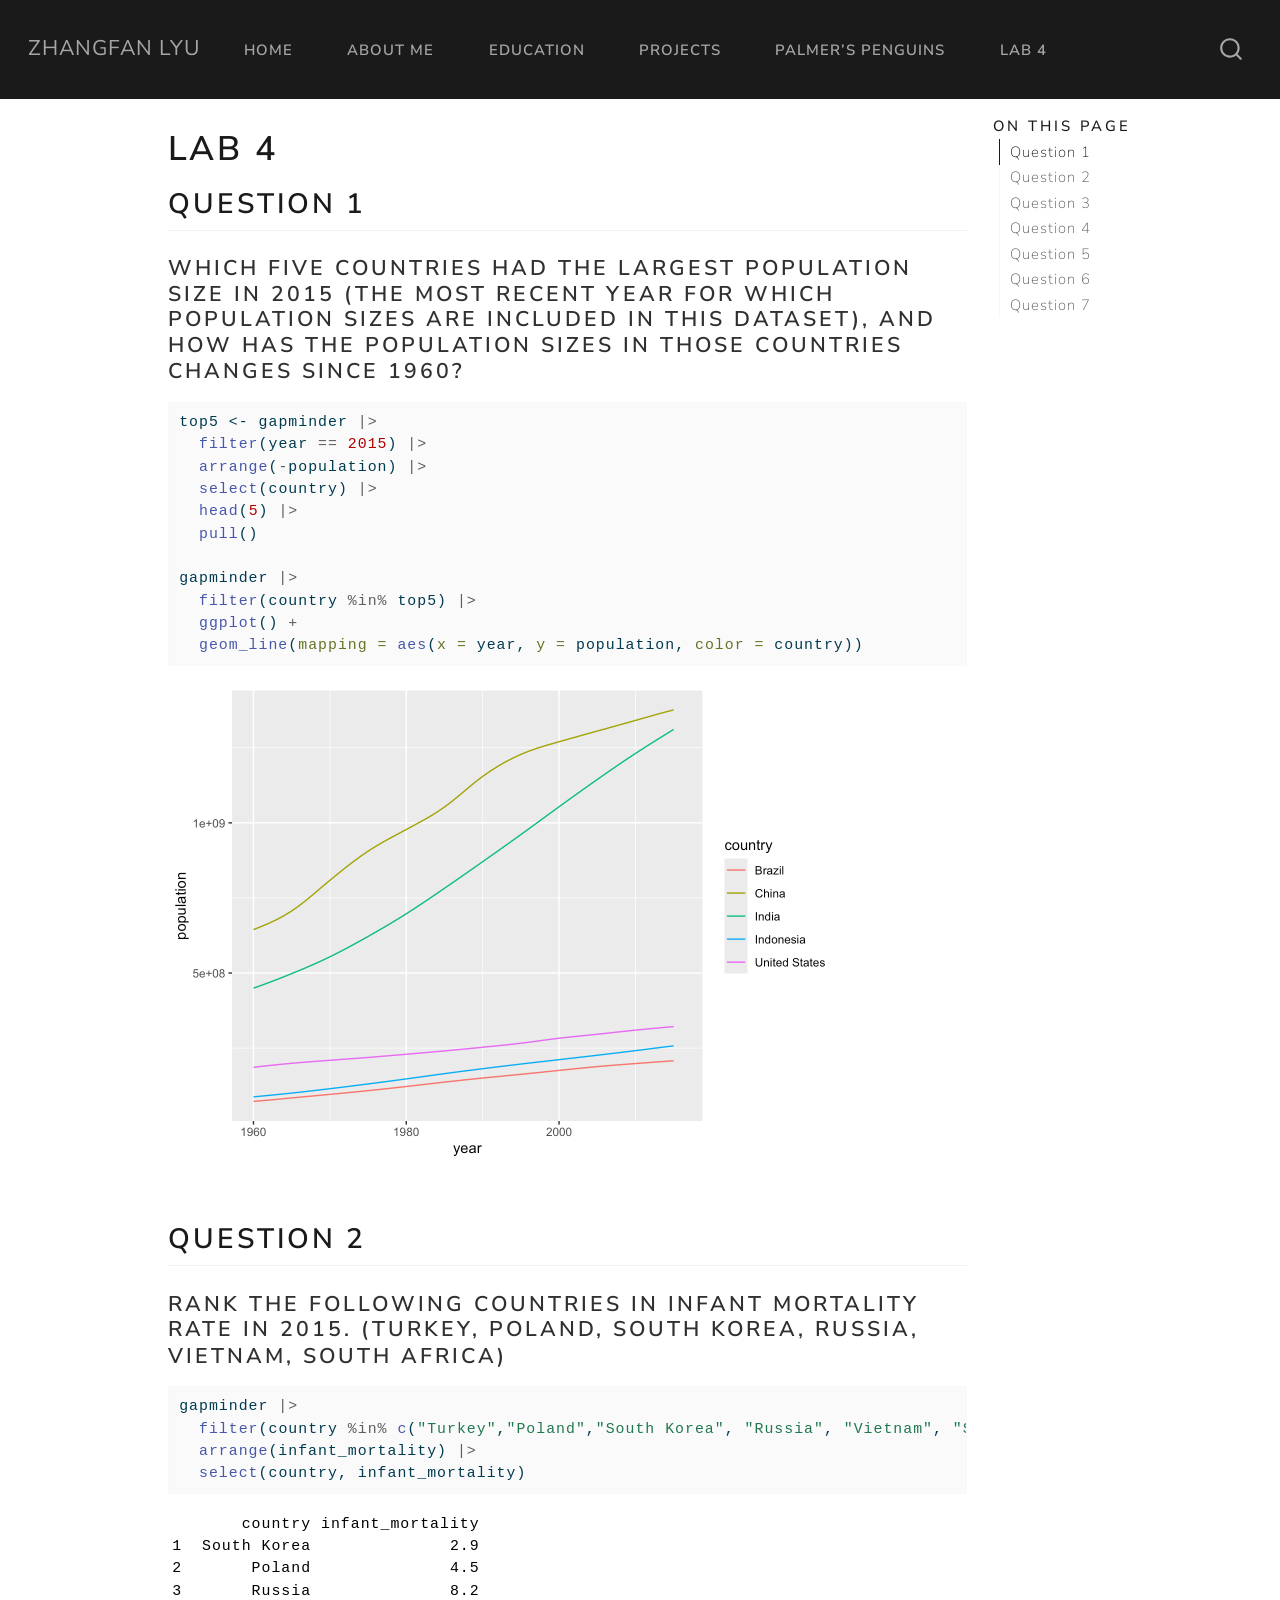
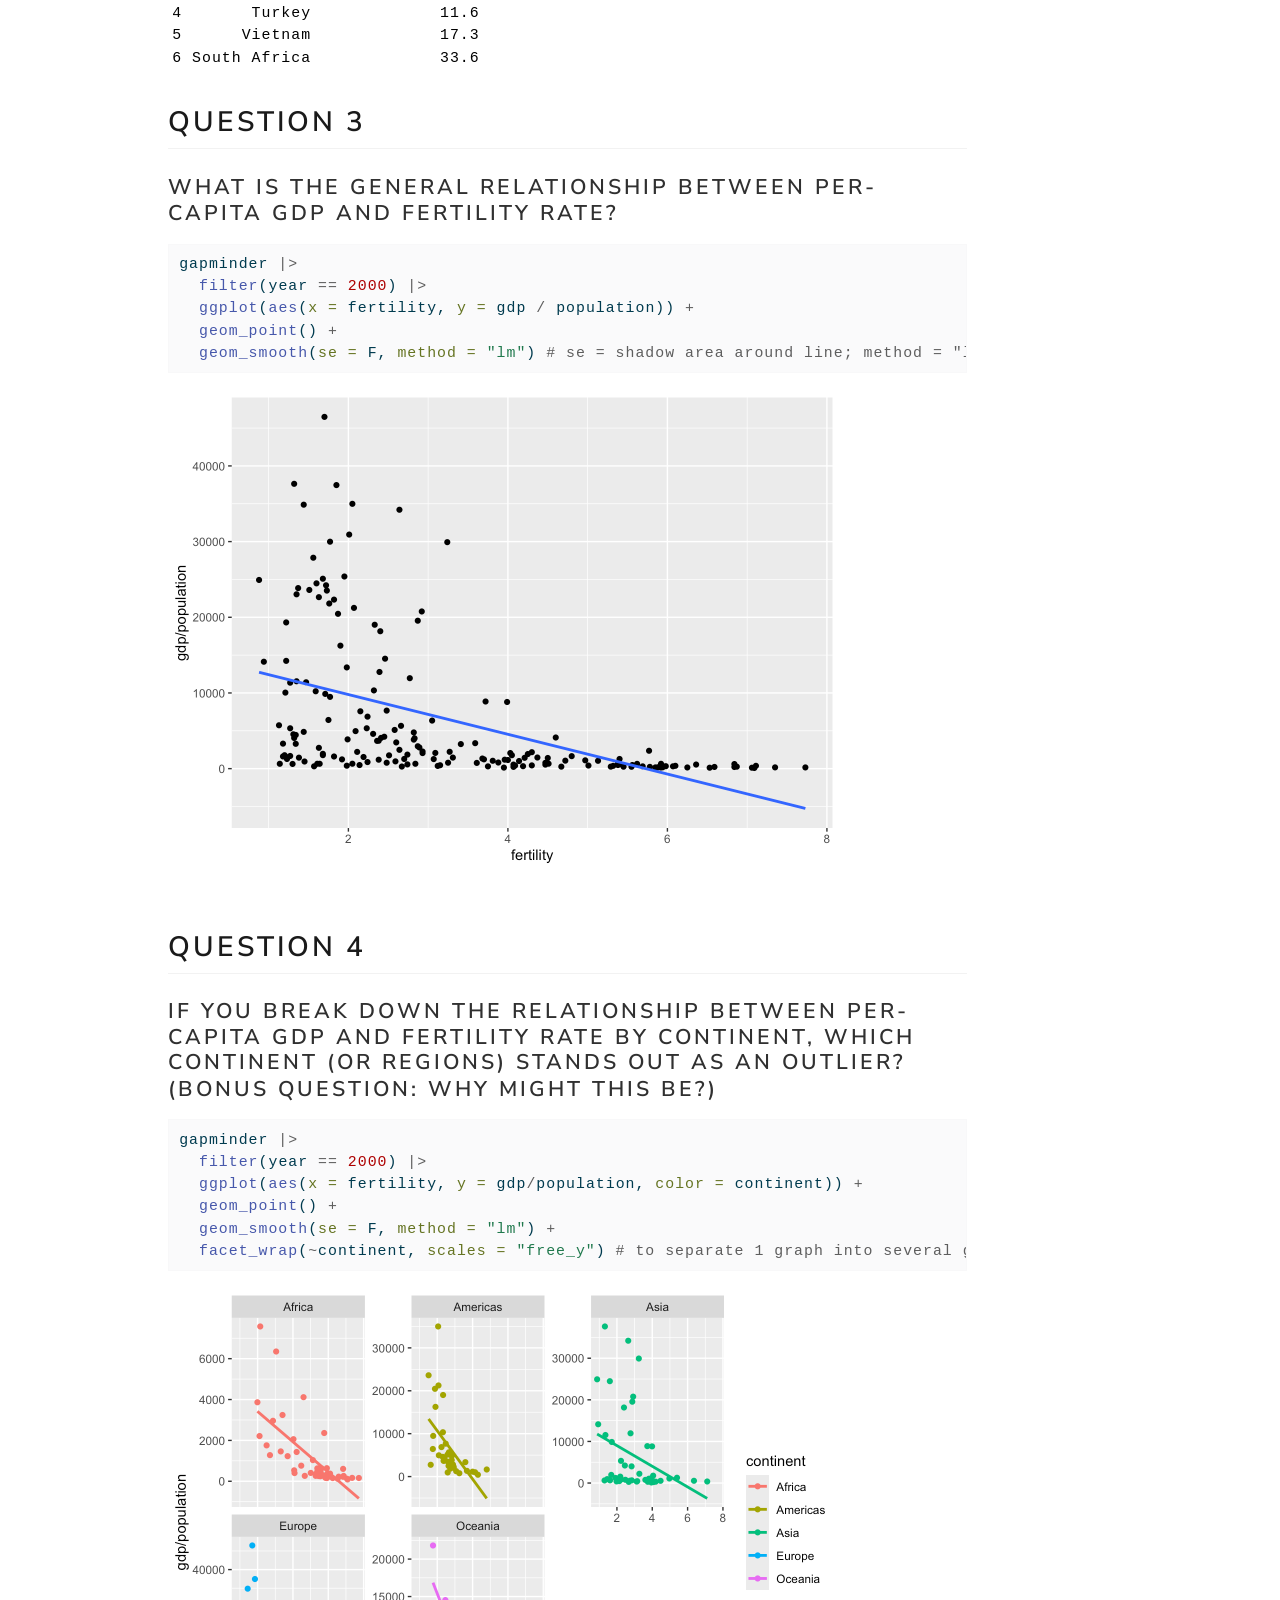
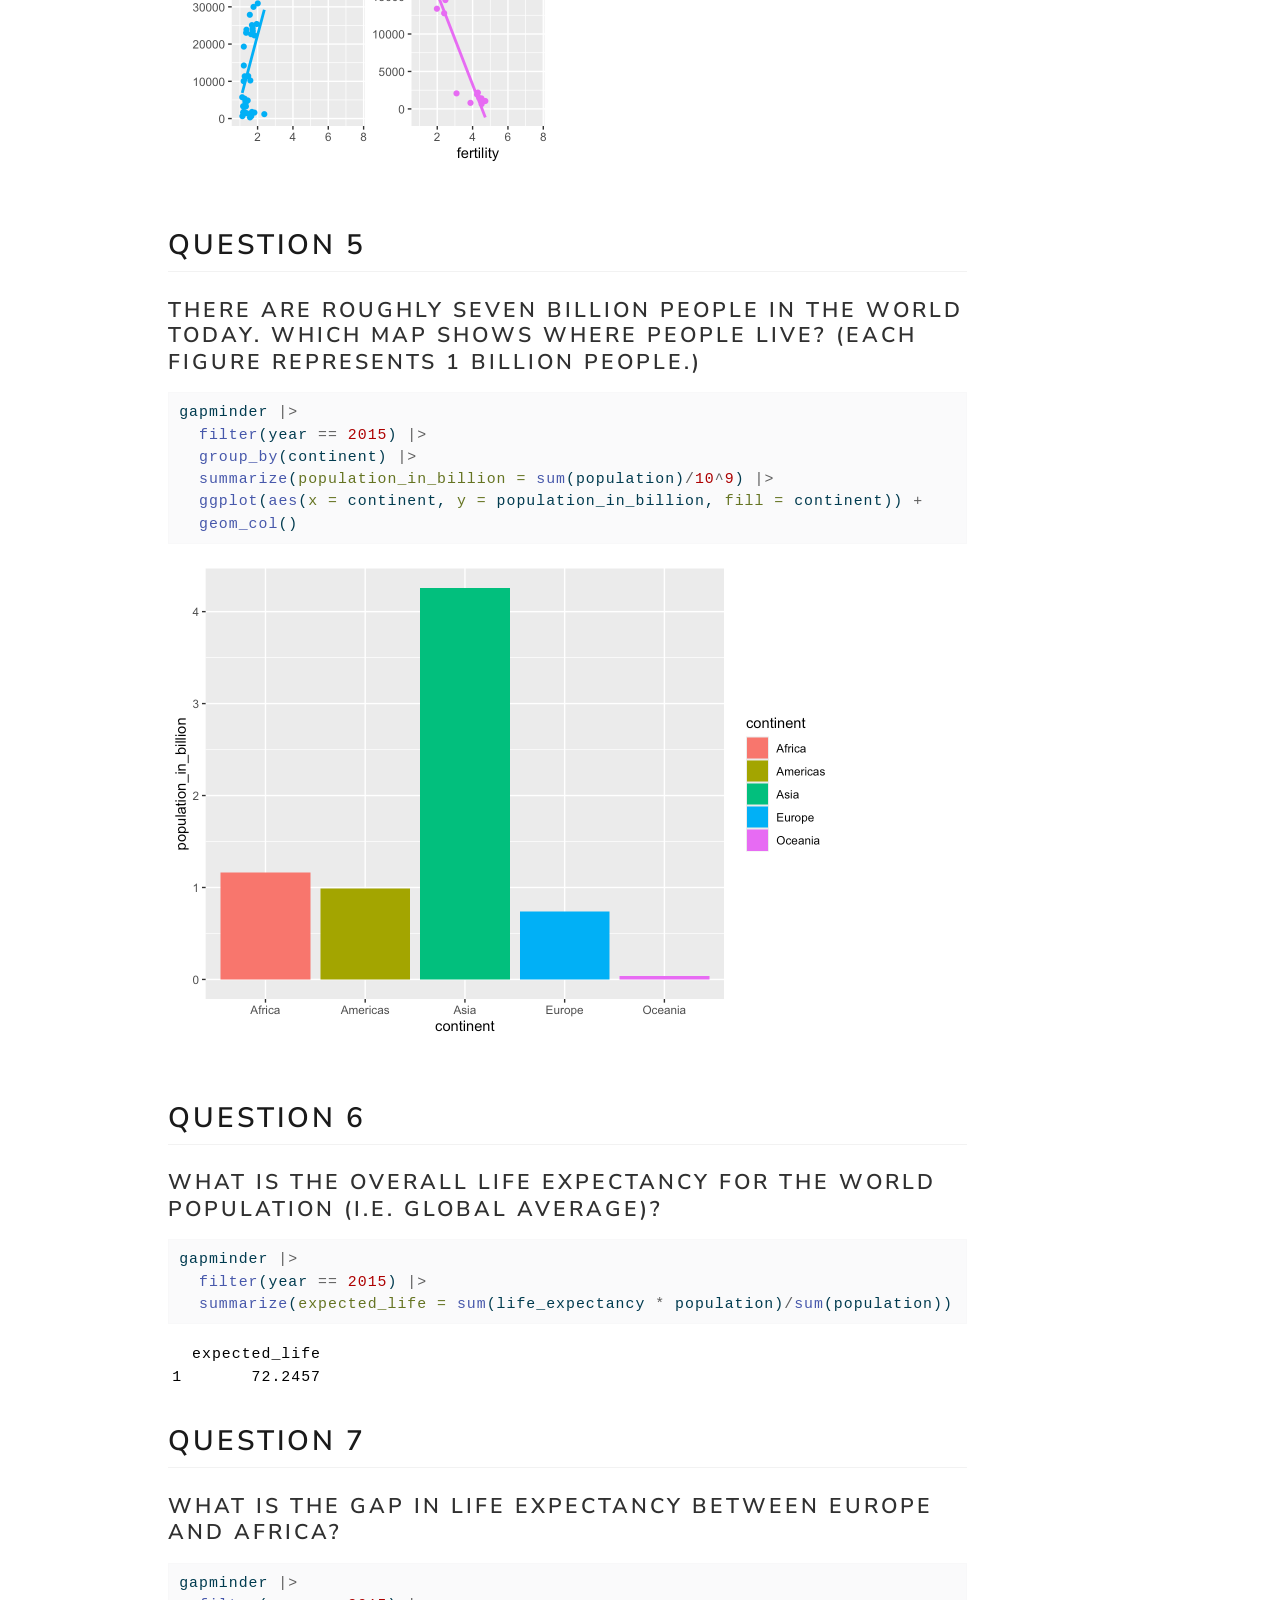
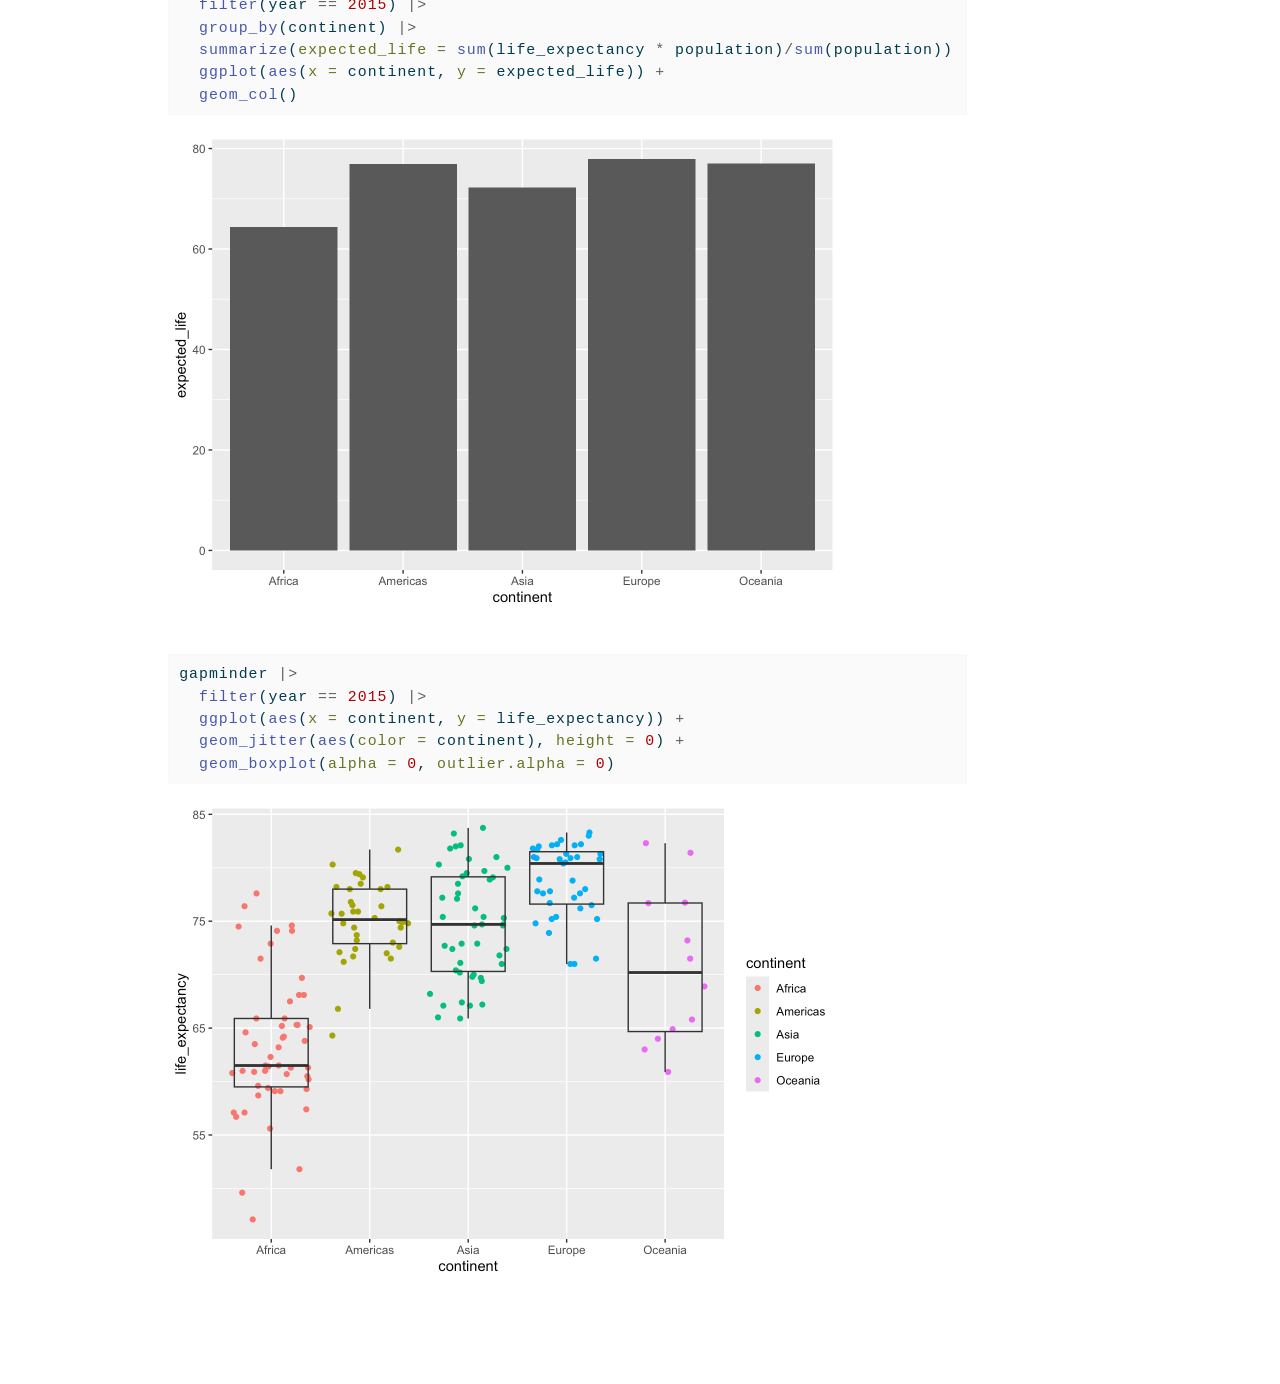
<file: docs/Lab_4.html>
<!DOCTYPE html>
<html xmlns="http://www.w3.org/1999/xhtml" lang="en" xml:lang="en"><head>

<meta charset="utf-8">
<meta name="generator" content="quarto-1.10.18">

<meta name="viewport" content="width=device-width, initial-scale=1.0, user-scalable=yes">


<title>Lab 4 – zhangfan lyu</title>
<style>
/* Default styles provided by pandoc.
** See https://pandoc.org/MANUAL.html#variables-for-html for config info.
*/
span.smallcaps{font-variant: small-caps;}
div.columns{display: flex; gap: 1.5em;}
div.column{flex: auto;}
@media screen {
div.columns{gap: min(4vw, 1.5em);}
div.column{overflow-x: auto;}
}
div.hanging-indent{margin-left: 1.5em; text-indent: -1.5em;}
ul.task-list{list-style: none;}
ul.task-list li input[type="checkbox"] {
  width: 0.8em;
  margin: 0 0.8em 0.2em -1em; /* quarto-specific, see https://github.com/quarto-dev/quarto-cli/issues/4556 */ 
  vertical-align: middle;
}
/* CSS for syntax highlighting */
html { -webkit-text-size-adjust: 100%; }
pre > code.sourceCode { white-space: pre; position: relative; }
pre > code.sourceCode > span { display: inline-block; line-height: 1.25; }
pre > code.sourceCode > span:empty { height: 1.2em; }
.sourceCode { overflow: visible; }
code.sourceCode > span { color: inherit; text-decoration: inherit; }
div.sourceCode { margin: 1em 0; }
pre.sourceCode { margin: 0; }
@media screen {
div.sourceCode { overflow: auto; }
}
@media print {
pre > code.sourceCode { white-space: pre-wrap; }
pre > code.sourceCode > span { text-indent: -5em; padding-left: 5em; }
}
pre.numberSource code
  { counter-reset: source-line 0; }
pre.numberSource code > span
  { position: relative; left: -4em; counter-increment: source-line; }
pre.numberSource code > span > a:first-child::before
  { content: counter(source-line);
    position: relative; left: -1em; text-align: right; vertical-align: baseline;
    border: none; display: inline-block;
    -webkit-touch-callout: none; -webkit-user-select: none;
    -khtml-user-select: none; -moz-user-select: none;
    -ms-user-select: none; user-select: none;
    padding: 0 4px; width: 4em;
  }
pre.numberSource { margin-left: 3em;  padding-left: 4px; }
div.sourceCode
  {   }
@media screen {
pre > code.sourceCode > span > a:first-child::before { text-decoration: underline; }
}
</style>


<script src="site_libs/quarto-nav/quarto-nav.js"></script>
<script src="site_libs/quarto-nav/headroom.min.js"></script>
<script src="site_libs/clipboard/clipboard.min.js"></script>
<script src="site_libs/quarto-search/autocomplete.umd.js"></script>
<script src="site_libs/quarto-search/fuse.min.js"></script>
<script src="site_libs/quarto-search/quarto-search.js"></script>
<meta name="quarto:offset" content="./">
<script src="site_libs/quarto-html/quarto.js" type="module"></script>
<script src="site_libs/quarto-html/tabsets/tabsets.js" type="module"></script>
<script src="site_libs/quarto-html/popper.min.js"></script>
<script src="site_libs/quarto-html/tippy.umd.min.js"></script>
<script src="site_libs/quarto-html/anchor.min.js"></script>
<link href="site_libs/quarto-html/tippy.css" rel="stylesheet">
<link href="site_libs/quarto-html/quarto-syntax-highlighting-64a204ab8560d761af7679ceaba22944.css" rel="stylesheet" id="quarto-text-highlighting-styles">
<script src="site_libs/bootstrap/bootstrap.min.js"></script>
<link href="site_libs/bootstrap/bootstrap-icons.css" rel="stylesheet">
<link href="site_libs/bootstrap/bootstrap-b0ee52e4dc8db0fb1c3a6dbd8a6b6139.min.css" rel="stylesheet" append-hash="true" id="quarto-bootstrap" data-mode="light">
<script id="quarto-search-options" type="application/json">{
  "location": "navbar",
  "copy-button": false,
  "collapse-after": 3,
  "panel-placement": "end",
  "type": "overlay",
  "limit": 50,
  "keyboard-shortcut": [
    "f",
    "/",
    "s"
  ],
  "show-item-context": false,
  "language": {
    "search-no-results-text": "No results",
    "search-matching-documents-text": "matching documents",
    "search-copy-link-title": "Copy link to search",
    "search-hide-matches-text": "Hide additional matches",
    "search-more-match-text": "more match in this document",
    "search-more-matches-text": "more matches in this document",
    "search-clear-button-title": "Clear",
    "search-text-placeholder": "",
    "search-detached-cancel-button-title": "Cancel",
    "search-submit-button-title": "Submit",
    "search-label": "Search"
  }
}</script>


<link rel="stylesheet" href="styles.css">
</head>

<body class="nav-fixed quarto-light">

<div id="quarto-search-results"></div>
  <header id="quarto-header" class="headroom fixed-top">
    <nav class="navbar navbar-expand-lg " data-bs-theme="dark">
      <div class="navbar-container container-fluid">
      <div class="navbar-brand-container mx-auto">
    <a class="navbar-brand" href="./index.html">
    <span class="navbar-title">zhangfan lyu</span>
    </a>
  </div>
            <div id="quarto-search" class="" title="Search"></div>
          <button class="navbar-toggler" type="button" data-bs-toggle="collapse" data-bs-target="#navbarCollapse" aria-controls="navbarCollapse" role="menu" aria-expanded="false" aria-label="Toggle navigation" onclick="if (window.quartoToggleHeadroom) { window.quartoToggleHeadroom(); }">
  <span class="navbar-toggler-icon"></span>
</button>
          <div class="collapse navbar-collapse" id="navbarCollapse">
            <ul class="navbar-nav navbar-nav-scroll me-auto">
  <li class="nav-item">
    <a class="nav-link" href="./index.html"> 
<span class="menu-text">home</span></a>
  </li>  
  <li class="nav-item">
    <a class="nav-link" href="./about.html"> 
<span class="menu-text">about me</span></a>
  </li>  
  <li class="nav-item">
    <a class="nav-link" href="./education.html"> 
<span class="menu-text">education</span></a>
  </li>  
  <li class="nav-item">
    <a class="nav-link" href="./projects.html"> 
<span class="menu-text">projects</span></a>
  </li>  
  <li class="nav-item">
    <a class="nav-link" href="./Lab 3 notes.html"> 
<span class="menu-text">Palmer’s Penguins</span></a>
  </li>  
  <li class="nav-item">
    <a class="nav-link active" href="./Lab_4.html" aria-current="page"> 
<span class="menu-text">Lab 4</span></a>
  </li>  
</ul>
          </div> <!-- /navcollapse -->
            <div class="quarto-navbar-tools">
</div>
      </div> <!-- /container-fluid -->
    </nav>
</header>
<!-- content -->
<div id="quarto-content" class="quarto-container page-columns page-rows-contents page-layout-article page-navbar">
<!-- sidebar -->
<!-- margin-sidebar -->
    <div id="quarto-margin-sidebar" class="sidebar margin-sidebar">
        <nav id="TOC" role="doc-toc" class="toc-active">
    <h2 id="toc-title">On this page</h2>
   
  <ul>
  <li><a href="#question-1" id="toc-question-1" class="nav-link active" data-scroll-target="#question-1">Question 1</a></li>
  <li><a href="#question-2" id="toc-question-2" class="nav-link" data-scroll-target="#question-2">Question 2</a></li>
  <li><a href="#question-3" id="toc-question-3" class="nav-link" data-scroll-target="#question-3">Question 3</a></li>
  <li><a href="#question-4" id="toc-question-4" class="nav-link" data-scroll-target="#question-4">Question 4</a></li>
  <li><a href="#question-5" id="toc-question-5" class="nav-link" data-scroll-target="#question-5">Question 5</a></li>
  <li><a href="#question-6" id="toc-question-6" class="nav-link" data-scroll-target="#question-6">Question 6</a></li>
  <li><a href="#question-7" id="toc-question-7" class="nav-link" data-scroll-target="#question-7">Question 7</a></li>
  </ul>
</nav>
    </div>
<!-- main -->
<main class="content" id="quarto-document-content">

<header id="title-block-header" class="quarto-title-block default">
<div class="quarto-title">
<h1 class="title">Lab 4</h1>
</div>



<div class="quarto-title-meta">

    
  
    
  </div>
  


</header>


<section id="question-1" class="level2">
<h2 class="anchored" data-anchor-id="question-1">Question 1</h2>
<section id="[base64]" class="level4">
<h4 class="anchored" data-anchor-id="[base64]">Which five countries had the largest population size in 2015 (the most recent year for which population sizes are included in this dataset), and how has the population sizes in those countries changes since 1960?</h4>
<div class="cell">
<div class="code-copy-outer-scaffold"><div class="sourceCode cell-code" id="cb1"><pre class="sourceCode r code-with-copy"><code class="sourceCode r"><span id="cb1-1"><a href="#cb1-1" aria-hidden="true" tabindex="-1"></a>top5 <span class="ot">&lt;-</span> gapminder <span class="sc">|&gt;</span> </span>
<span id="cb1-2"><a href="#cb1-2" aria-hidden="true" tabindex="-1"></a>  <span class="fu">filter</span>(year <span class="sc">==</span> <span class="dv">2015</span>) <span class="sc">|&gt;</span> </span>
<span id="cb1-3"><a href="#cb1-3" aria-hidden="true" tabindex="-1"></a>  <span class="fu">arrange</span>(<span class="sc">-</span>population) <span class="sc">|&gt;</span> </span>
<span id="cb1-4"><a href="#cb1-4" aria-hidden="true" tabindex="-1"></a>  <span class="fu">select</span>(country) <span class="sc">|&gt;</span> </span>
<span id="cb1-5"><a href="#cb1-5" aria-hidden="true" tabindex="-1"></a>  <span class="fu">head</span>(<span class="dv">5</span>) <span class="sc">|&gt;</span> </span>
<span id="cb1-6"><a href="#cb1-6" aria-hidden="true" tabindex="-1"></a>  <span class="fu">pull</span>()</span>
<span id="cb1-7"><a href="#cb1-7" aria-hidden="true" tabindex="-1"></a></span>
<span id="cb1-8"><a href="#cb1-8" aria-hidden="true" tabindex="-1"></a>gapminder <span class="sc">|&gt;</span> </span>
<span id="cb1-9"><a href="#cb1-9" aria-hidden="true" tabindex="-1"></a>  <span class="fu">filter</span>(country <span class="sc">%in%</span> top5) <span class="sc">|&gt;</span> </span>
<span id="cb1-10"><a href="#cb1-10" aria-hidden="true" tabindex="-1"></a>  <span class="fu">ggplot</span>() <span class="sc">+</span></span>
<span id="cb1-11"><a href="#cb1-11" aria-hidden="true" tabindex="-1"></a>  <span class="fu">geom_line</span>(<span class="at">mapping =</span> <span class="fu">aes</span>(<span class="at">x =</span> year, <span class="at">y =</span> population, <span class="at">color =</span> country))</span></code></pre></div><button title="Copy to Clipboard" class="code-copy-button"><i class="bi"></i></button></div>
<div class="cell-output-display">
<div>
<figure class="figure">
<p><img src="Lab_4_files/figure-html/unnamed-chunk-4-1.png" class="img-fluid figure-img" width="672"></p>
</figure>
</div>
</div>
</div>
</section>
</section>
<section id="question-2" class="level2">
<h2 class="anchored" data-anchor-id="question-2">Question 2</h2>
<section id="rank-the-following-countries-in-infant-mortality-rate-in-2015.-turkey-poland-south-korea-russia-vietnam-south-africa" class="level4">
<h4 class="anchored" data-anchor-id="rank-the-following-countries-in-infant-mortality-rate-in-2015.-turkey-poland-south-korea-russia-vietnam-south-africa">Rank the following countries in infant mortality rate in 2015. (Turkey, Poland, South Korea, Russia, Vietnam, South Africa)</h4>
<div class="cell">
<div class="code-copy-outer-scaffold"><div class="sourceCode cell-code" id="cb2"><pre class="sourceCode r code-with-copy"><code class="sourceCode r"><span id="cb2-1"><a href="#cb2-1" aria-hidden="true" tabindex="-1"></a>gapminder <span class="sc">|&gt;</span> </span>
<span id="cb2-2"><a href="#cb2-2" aria-hidden="true" tabindex="-1"></a>  <span class="fu">filter</span>(country <span class="sc">%in%</span> <span class="fu">c</span>(<span class="st">"Turkey"</span>,<span class="st">"Poland"</span>,<span class="st">"South Korea"</span>, <span class="st">"Russia"</span>, <span class="st">"Vietnam"</span>, <span class="st">"South Africa"</span>), year <span class="sc">==</span> <span class="dv">2015</span>) <span class="sc">|&gt;</span> </span>
<span id="cb2-3"><a href="#cb2-3" aria-hidden="true" tabindex="-1"></a>  <span class="fu">arrange</span>(infant_mortality) <span class="sc">|&gt;</span> </span>
<span id="cb2-4"><a href="#cb2-4" aria-hidden="true" tabindex="-1"></a>  <span class="fu">select</span>(country, infant_mortality)</span></code></pre></div><button title="Copy to Clipboard" class="code-copy-button"><i class="bi"></i></button></div>
<div class="cell-output cell-output-stdout">
<pre><code>       country infant_mortality
1  South Korea              2.9
2       Poland              4.5
3       Russia              8.2
4       Turkey             11.6
5      Vietnam             17.3
6 South Africa             33.6</code></pre>
</div>
</div>
</section>
</section>
<section id="question-3" class="level2">
<h2 class="anchored" data-anchor-id="question-3">Question 3</h2>
<section id="what-is-the-general-relationship-between-per-capita-gdp-and-fertility-rate" class="level4">
<h4 class="anchored" data-anchor-id="what-is-the-general-relationship-between-per-capita-gdp-and-fertility-rate">What is the general relationship between per-capita GDP and fertility rate?</h4>
<div class="cell">
<div class="code-copy-outer-scaffold"><div class="sourceCode cell-code" id="cb4"><pre class="sourceCode r code-with-copy"><code class="sourceCode r"><span id="cb4-1"><a href="#cb4-1" aria-hidden="true" tabindex="-1"></a>gapminder <span class="sc">|&gt;</span> </span>
<span id="cb4-2"><a href="#cb4-2" aria-hidden="true" tabindex="-1"></a>  <span class="fu">filter</span>(year <span class="sc">==</span> <span class="dv">2000</span>) <span class="sc">|&gt;</span> </span>
<span id="cb4-3"><a href="#cb4-3" aria-hidden="true" tabindex="-1"></a>  <span class="fu">ggplot</span>(<span class="fu">aes</span>(<span class="at">x =</span> fertility, <span class="at">y =</span> gdp <span class="sc">/</span> population)) <span class="sc">+</span></span>
<span id="cb4-4"><a href="#cb4-4" aria-hidden="true" tabindex="-1"></a>  <span class="fu">geom_point</span>() <span class="sc">+</span> </span>
<span id="cb4-5"><a href="#cb4-5" aria-hidden="true" tabindex="-1"></a>  <span class="fu">geom_smooth</span>(<span class="at">se =</span> F, <span class="at">method =</span> <span class="st">"lm"</span>) <span class="co"># se = shadow area around line; method = "lm" is to make the line linear</span></span></code></pre></div><button title="Copy to Clipboard" class="code-copy-button"><i class="bi"></i></button></div>
<div class="cell-output-display">
<div>
<figure class="figure">
<p><img src="Lab_4_files/figure-html/unnamed-chunk-6-1.png" class="img-fluid figure-img" width="672"></p>
</figure>
</div>
</div>
</div>
</section>
</section>
<section id="question-4" class="level2">
<h2 class="anchored" data-anchor-id="question-4">Question 4</h2>
<section id="if-you-break-down-the-relationship-between-per-capita-gdp-and-fertility-rate-by-continent-which-continent-or-regions-stands-out-as-an-outlier-bonus-question-why-might-this-be" class="level4">
<h4 class="anchored" data-anchor-id="if-you-break-down-the-relationship-between-per-capita-gdp-and-fertility-rate-by-continent-which-continent-or-regions-stands-out-as-an-outlier-bonus-question-why-might-this-be">If you break down the relationship between per-capita GDP and fertility rate by continent, which continent (or regions) stands out as an outlier? (Bonus question: why might this be?)</h4>
<div class="cell">
<div class="code-copy-outer-scaffold"><div class="sourceCode cell-code" id="cb5"><pre class="sourceCode r code-with-copy"><code class="sourceCode r"><span id="cb5-1"><a href="#cb5-1" aria-hidden="true" tabindex="-1"></a>gapminder <span class="sc">|&gt;</span> </span>
<span id="cb5-2"><a href="#cb5-2" aria-hidden="true" tabindex="-1"></a>  <span class="fu">filter</span>(year <span class="sc">==</span> <span class="dv">2000</span>) <span class="sc">|&gt;</span> </span>
<span id="cb5-3"><a href="#cb5-3" aria-hidden="true" tabindex="-1"></a>  <span class="fu">ggplot</span>(<span class="fu">aes</span>(<span class="at">x =</span> fertility, <span class="at">y =</span> gdp<span class="sc">/</span>population, <span class="at">color =</span> continent)) <span class="sc">+</span></span>
<span id="cb5-4"><a href="#cb5-4" aria-hidden="true" tabindex="-1"></a>  <span class="fu">geom_point</span>() <span class="sc">+</span> </span>
<span id="cb5-5"><a href="#cb5-5" aria-hidden="true" tabindex="-1"></a>  <span class="fu">geom_smooth</span>(<span class="at">se =</span> F, <span class="at">method =</span> <span class="st">"lm"</span>) <span class="sc">+</span></span>
<span id="cb5-6"><a href="#cb5-6" aria-hidden="true" tabindex="-1"></a>  <span class="fu">facet_wrap</span>(<span class="sc">~</span>continent, <span class="at">scales =</span> <span class="st">"free_y"</span>) <span class="co"># to separate 1 graph into several graphs based on continent</span></span></code></pre></div><button title="Copy to Clipboard" class="code-copy-button"><i class="bi"></i></button></div>
<div class="cell-output-display">
<div>
<figure class="figure">
<p><img src="Lab_4_files/figure-html/unnamed-chunk-7-1.png" class="img-fluid figure-img" width="672"></p>
</figure>
</div>
</div>
</div>
</section>
</section>
<section id="question-5" class="level2">
<h2 class="anchored" data-anchor-id="question-5">Question 5</h2>
<section id="there-are-roughly-seven-billion-people-in-the-world-today.-which-map-shows-where-people-live-each-figure-represents-1-billion-people." class="level4">
<h4 class="anchored" data-anchor-id="there-are-roughly-seven-billion-people-in-the-world-today.-which-map-shows-where-people-live-each-figure-represents-1-billion-people.">There are roughly seven billion people in the world today. Which map shows where people live? (Each figure represents 1 billion people.)</h4>
<div class="cell">
<div class="code-copy-outer-scaffold"><div class="sourceCode cell-code" id="cb6"><pre class="sourceCode r code-with-copy"><code class="sourceCode r"><span id="cb6-1"><a href="#cb6-1" aria-hidden="true" tabindex="-1"></a>gapminder <span class="sc">|&gt;</span> </span>
<span id="cb6-2"><a href="#cb6-2" aria-hidden="true" tabindex="-1"></a>  <span class="fu">filter</span>(year <span class="sc">==</span> <span class="dv">2015</span>) <span class="sc">|&gt;</span> </span>
<span id="cb6-3"><a href="#cb6-3" aria-hidden="true" tabindex="-1"></a>  <span class="fu">group_by</span>(continent) <span class="sc">|&gt;</span></span>
<span id="cb6-4"><a href="#cb6-4" aria-hidden="true" tabindex="-1"></a>  <span class="fu">summarize</span>(<span class="at">population_in_billion =</span> <span class="fu">sum</span>(population)<span class="sc">/</span><span class="dv">10</span><span class="sc">^</span><span class="dv">9</span>) <span class="sc">|&gt;</span></span>
<span id="cb6-5"><a href="#cb6-5" aria-hidden="true" tabindex="-1"></a>  <span class="fu">ggplot</span>(<span class="fu">aes</span>(<span class="at">x =</span> continent, <span class="at">y =</span> population_in_billion, <span class="at">fill =</span> continent)) <span class="sc">+</span></span>
<span id="cb6-6"><a href="#cb6-6" aria-hidden="true" tabindex="-1"></a>  <span class="fu">geom_col</span>()</span></code></pre></div><button title="Copy to Clipboard" class="code-copy-button"><i class="bi"></i></button></div>
<div class="cell-output-display">
<div>
<figure class="figure">
<p><img src="Lab_4_files/figure-html/unnamed-chunk-8-1.png" class="img-fluid figure-img" width="672"></p>
</figure>
</div>
</div>
</div>
</section>
</section>
<section id="question-6" class="level2">
<h2 class="anchored" data-anchor-id="question-6">Question 6</h2>
<section id="what-is-the-overall-life-expectancy-for-the-world-population-i.e.-global-average" class="level4">
<h4 class="anchored" data-anchor-id="what-is-the-overall-life-expectancy-for-the-world-population-i.e.-global-average">What is the overall life expectancy for the world population (i.e.&nbsp;global average)?</h4>
<div class="cell">
<div class="code-copy-outer-scaffold"><div class="sourceCode cell-code" id="cb7"><pre class="sourceCode r code-with-copy"><code class="sourceCode r"><span id="cb7-1"><a href="#cb7-1" aria-hidden="true" tabindex="-1"></a>gapminder <span class="sc">|&gt;</span> </span>
<span id="cb7-2"><a href="#cb7-2" aria-hidden="true" tabindex="-1"></a>  <span class="fu">filter</span>(year <span class="sc">==</span> <span class="dv">2015</span>) <span class="sc">|&gt;</span> </span>
<span id="cb7-3"><a href="#cb7-3" aria-hidden="true" tabindex="-1"></a>  <span class="fu">summarize</span>(<span class="at">expected_life =</span> <span class="fu">sum</span>(life_expectancy <span class="sc">*</span> population)<span class="sc">/</span><span class="fu">sum</span>(population))</span></code></pre></div><button title="Copy to Clipboard" class="code-copy-button"><i class="bi"></i></button></div>
<div class="cell-output cell-output-stdout">
<pre><code>  expected_life
1       72.2457</code></pre>
</div>
</div>
</section>
</section>
<section id="question-7" class="level2">
<h2 class="anchored" data-anchor-id="question-7">Question 7</h2>
<section id="what-is-the-gap-in-life-expectancy-between-europe-and-africa" class="level4">
<h4 class="anchored" data-anchor-id="what-is-the-gap-in-life-expectancy-between-europe-and-africa">What is the gap in life expectancy between Europe and Africa?</h4>
<div class="cell">
<div class="code-copy-outer-scaffold"><div class="sourceCode cell-code" id="cb9"><pre class="sourceCode r code-with-copy"><code class="sourceCode r"><span id="cb9-1"><a href="#cb9-1" aria-hidden="true" tabindex="-1"></a>gapminder <span class="sc">|&gt;</span> </span>
<span id="cb9-2"><a href="#cb9-2" aria-hidden="true" tabindex="-1"></a>  <span class="fu">filter</span>(year <span class="sc">==</span> <span class="dv">2015</span>) <span class="sc">|&gt;</span> </span>
<span id="cb9-3"><a href="#cb9-3" aria-hidden="true" tabindex="-1"></a>  <span class="fu">group_by</span>(continent) <span class="sc">|&gt;</span> </span>
<span id="cb9-4"><a href="#cb9-4" aria-hidden="true" tabindex="-1"></a>  <span class="fu">summarize</span>(<span class="at">expected_life =</span> <span class="fu">sum</span>(life_expectancy <span class="sc">*</span> population)<span class="sc">/</span><span class="fu">sum</span>(population)) <span class="sc">|&gt;</span> </span>
<span id="cb9-5"><a href="#cb9-5" aria-hidden="true" tabindex="-1"></a>  <span class="fu">ggplot</span>(<span class="fu">aes</span>(<span class="at">x =</span> continent, <span class="at">y =</span> expected_life)) <span class="sc">+</span></span>
<span id="cb9-6"><a href="#cb9-6" aria-hidden="true" tabindex="-1"></a>  <span class="fu">geom_col</span>()</span></code></pre></div><button title="Copy to Clipboard" class="code-copy-button"><i class="bi"></i></button></div>
<div class="cell-output-display">
<div>
<figure class="figure">
<p><img src="Lab_4_files/figure-html/unnamed-chunk-10-1.png" class="img-fluid figure-img" width="672"></p>
</figure>
</div>
</div>
<div class="code-copy-outer-scaffold"><div class="sourceCode cell-code" id="cb10"><pre class="sourceCode r code-with-copy"><code class="sourceCode r"><span id="cb10-1"><a href="#cb10-1" aria-hidden="true" tabindex="-1"></a>gapminder <span class="sc">|&gt;</span></span>
<span id="cb10-2"><a href="#cb10-2" aria-hidden="true" tabindex="-1"></a>  <span class="fu">filter</span>(year <span class="sc">==</span> <span class="dv">2015</span>) <span class="sc">|&gt;</span></span>
<span id="cb10-3"><a href="#cb10-3" aria-hidden="true" tabindex="-1"></a>  <span class="fu">ggplot</span>(<span class="fu">aes</span>(<span class="at">x =</span> continent, <span class="at">y =</span> life_expectancy)) <span class="sc">+</span></span>
<span id="cb10-4"><a href="#cb10-4" aria-hidden="true" tabindex="-1"></a>  <span class="fu">geom_jitter</span>(<span class="fu">aes</span>(<span class="at">color =</span> continent), <span class="at">height =</span> <span class="dv">0</span>) <span class="sc">+</span></span>
<span id="cb10-5"><a href="#cb10-5" aria-hidden="true" tabindex="-1"></a>  <span class="fu">geom_boxplot</span>(<span class="at">alpha =</span> <span class="dv">0</span>, <span class="at">outlier.alpha =</span> <span class="dv">0</span>)</span></code></pre></div><button title="Copy to Clipboard" class="code-copy-button"><i class="bi"></i></button></div>
<div class="cell-output-display">
<div>
<figure class="figure">
<p><img src="Lab_4_files/figure-html/unnamed-chunk-10-2.png" class="img-fluid figure-img" width="672"></p>
</figure>
</div>
</div>
</div>


</section>
</section>

</main> <!-- /main -->
<script id="quarto-html-after-body" type="application/javascript">
  window.document.addEventListener("DOMContentLoaded", function (event) {
    const icon = "";
    const anchorJS = new window.AnchorJS();
    anchorJS.options = {
      placement: 'right',
      icon: icon
    };
    anchorJS.add('.anchored');
    const isCodeAnnotation = (el) => {
      for (const clz of el.classList) {
        if (clz.startsWith('code-annotation-')) {                     
          return true;
        }
      }
      return false;
    }
    const onCopySuccess = function(e) {
      // button target
      const button = e.trigger;
      // don't keep focus
      button.blur();
      // flash "checked"
      button.classList.add('code-copy-button-checked');
      var currentTitle = button.getAttribute("title");
      button.setAttribute("title", "Copied!");
      let tooltip;
      if (window.bootstrap) {
        button.setAttribute("data-bs-toggle", "tooltip");
        button.setAttribute("data-bs-placement", "left");
        button.setAttribute("data-bs-title", "Copied!");
        tooltip = new bootstrap.Tooltip(button, 
          { trigger: "manual", 
            customClass: "code-copy-button-tooltip",
            offset: [0, -8]});
        tooltip.show();    
      }
      setTimeout(function() {
        if (tooltip) {
          tooltip.hide();
          button.removeAttribute("data-bs-title");
          button.removeAttribute("data-bs-toggle");
          button.removeAttribute("data-bs-placement");
        }
        button.setAttribute("title", currentTitle);
        button.classList.remove('code-copy-button-checked');
      }, 1000);
      // clear code selection
      e.clearSelection();
    }
    const getTextToCopy = function(trigger) {
      const outerScaffold = trigger.parentElement.cloneNode(true);
      const codeEl = outerScaffold.querySelector('code');
      for (const childEl of codeEl.children) {
        if (isCodeAnnotation(childEl)) {
          childEl.remove();
        }
      }
      return codeEl.innerText;
    }
    const clipboard = new window.ClipboardJS('.code-copy-button:not([data-in-quarto-modal])', {
      text: getTextToCopy
    });
    clipboard.on('success', onCopySuccess);
    if (window.document.getElementById('quarto-embedded-source-code-modal')) {
      const clipboardModal = new window.ClipboardJS('.code-copy-button[data-in-quarto-modal]', {
        text: getTextToCopy,
        container: window.document.getElementById('quarto-embedded-source-code-modal')
      });
      clipboardModal.on('success', onCopySuccess);
    }
      var localhostRegex = new RegExp(/^(?:http|https):\/\/localhost\:?[0-9]*\//);
      var mailtoRegex = new RegExp(/^mailto:/);
        var filterRegex = new RegExp('/' + window.location.host + '/');
      var isInternal = (href) => {
          return filterRegex.test(href) || localhostRegex.test(href) || mailtoRegex.test(href);
      }
      // Inspect non-navigation links and adorn them if external
     var links = window.document.querySelectorAll('a[href]:not(.nav-link):not(.navbar-brand):not(.toc-action):not(.sidebar-link):not(.sidebar-item-toggle):not(.pagination-link):not(.no-external):not([aria-hidden]):not(.dropdown-item):not(.quarto-navigation-tool):not(.about-link)');
      for (var i=0; i<links.length; i++) {
        const link = links[i];
        if (!isInternal(link.href)) {
          // undo the damage that might have been done by quarto-nav.js in the case of
          // links that we want to consider external
          if (link.dataset.originalHref !== undefined) {
            link.href = link.dataset.originalHref;
          }
        }
      }
    function tippyHover(el, contentFn, onTriggerFn, onUntriggerFn) {
      const config = {
        allowHTML: true,
        maxWidth: 500,
        delay: 100,
        arrow: false,
        appendTo: function(el) {
            return el.parentElement;
        },
        interactive: true,
        interactiveBorder: 10,
        theme: 'quarto',
        placement: 'bottom-start',
      };
      if (contentFn) {
        config.content = contentFn;
      }
      if (onTriggerFn) {
        config.onTrigger = onTriggerFn;
      }
      if (onUntriggerFn) {
        config.onUntrigger = onUntriggerFn;
      }
      window.tippy(el, config); 
    }
    const noterefs = window.document.querySelectorAll('a[role="doc-noteref"]');
    for (var i=0; i<noterefs.length; i++) {
      const ref = noterefs[i];
      tippyHover(ref, function() {
        // use id or data attribute instead here
        let href = ref.getAttribute('data-footnote-href') || ref.getAttribute('href');
        try { href = new URL(href).hash; } catch {}
        const id = href.replace(/^#\/?/, "");
        const note = window.document.getElementById(id);
        if (note) {
          return note.innerHTML;
        } else {
          return "";
        }
      });
    }
    const xrefs = window.document.querySelectorAll('a.quarto-xref');
    const processXRef = (id, note) => {
      // Strip column container classes
      const stripColumnClz = (el) => {
        el.classList.remove("page-full", "page-columns");
        if (el.children) {
          for (const child of el.children) {
            stripColumnClz(child);
          }
        }
      }
      stripColumnClz(note)
      if (id === null || id.startsWith('sec-')) {
        // Special case sections, only their first couple elements
        const container = document.createElement("div");
        if (note.children && note.children.length > 2) {
          container.appendChild(note.children[0].cloneNode(true));
          for (let i = 1; i < note.children.length; i++) {
            const child = note.children[i];
            if (child.tagName === "P" && child.innerText === "") {
              continue;
            } else {
              container.appendChild(child.cloneNode(true));
              break;
            }
          }
          if (window.Quarto?.typesetMath) {
            window.Quarto.typesetMath(container);
          }
          return container.innerHTML
        } else {
          if (window.Quarto?.typesetMath) {
            window.Quarto.typesetMath(note);
          }
          return note.innerHTML;
        }
      } else {
        // Remove any anchor links if they are present
        const anchorLink = note.querySelector('a.anchorjs-link');
        if (anchorLink) {
          anchorLink.remove();
        }
        if (window.Quarto?.typesetMath) {
          window.Quarto.typesetMath(note);
        }
        if (note.classList.contains("callout")) {
          return note.outerHTML;
        } else {
          return note.innerHTML;
        }
      }
    }
    for (var i=0; i<xrefs.length; i++) {
      const xref = xrefs[i];
      tippyHover(xref, undefined, function(instance) {
        instance.disable();
        let url = xref.getAttribute('href');
        let hash = undefined; 
        if (url.startsWith('#')) {
          hash = url;
        } else {
          try { hash = new URL(url).hash; } catch {}
        }
        if (hash) {
          const id = hash.replace(/^#\/?/, "");
          const note = window.document.getElementById(id);
          if (note !== null) {
            try {
              const html = processXRef(id, note.cloneNode(true));
              instance.setContent(html);
            } finally {
              instance.enable();
              instance.show();
            }
          } else {
            // See if we can fetch this
            fetch(url.split('#')[0])
            .then(res => res.text())
            .then(html => {
              const parser = new DOMParser();
              const htmlDoc = parser.parseFromString(html, "text/html");
              const note = htmlDoc.getElementById(id);
              if (note !== null) {
                const html = processXRef(id, note);
                instance.setContent(html);
              } 
            }).finally(() => {
              instance.enable();
              instance.show();
            });
          }
        } else {
          // See if we can fetch a full url (with no hash to target)
          // This is a special case and we should probably do some content thinning / targeting
          fetch(url)
          .then(res => res.text())
          .then(html => {
            const parser = new DOMParser();
            const htmlDoc = parser.parseFromString(html, "text/html");
            const note = htmlDoc.querySelector('main.content');
            if (note !== null) {
              // This should only happen for chapter cross references
              // (since there is no id in the URL)
              // remove the first header
              if (note.children.length > 0 && note.children[0].tagName === "HEADER") {
                note.children[0].remove();
              }
              const html = processXRef(null, note);
              instance.setContent(html);
            } 
          }).finally(() => {
            instance.enable();
            instance.show();
          });
        }
      }, function(instance) {
      });
    }
        let selectedAnnoteEl;
        const selectorForAnnotation = ( cell, annotation) => {
          let cellAttr = 'data-code-cell="' + cell + '"';
          let lineAttr = 'data-code-annotation="' +  annotation + '"';
          const selector = 'span[' + cellAttr + '][' + lineAttr + ']';
          return selector;
        }
        const selectCodeLines = (annoteEl) => {
          const doc = window.document;
          const targetCell = annoteEl.getAttribute("data-target-cell");
          const targetAnnotation = annoteEl.getAttribute("data-target-annotation");
          const annoteSpan = window.document.querySelector(selectorForAnnotation(targetCell, targetAnnotation));
          const lines = annoteSpan.getAttribute("data-code-lines").split(",");
          const lineIds = lines.map((line) => {
            return targetCell + "-" + line;
          })
          let top = null;
          let height = null;
          let parent = null;
          if (lineIds.length > 0) {
              //compute the position of the single el (top and bottom and make a div)
              const el = window.document.getElementById(lineIds[0]);
              top = el.offsetTop;
              height = el.offsetHeight;
              parent = el.parentElement.parentElement;
            if (lineIds.length > 1) {
              const lastEl = window.document.getElementById(lineIds[lineIds.length - 1]);
              const bottom = lastEl.offsetTop + lastEl.offsetHeight;
              height = bottom - top;
            }
            if (top !== null && height !== null && parent !== null) {
              // cook up a div (if necessary) and position it 
              let div = window.document.getElementById("code-annotation-line-highlight");
              if (div === null) {
                div = window.document.createElement("div");
                div.setAttribute("id", "code-annotation-line-highlight");
                div.style.position = 'absolute';
                parent.appendChild(div);
              }
              div.style.top = top - 2 + "px";
              div.style.height = height + 4 + "px";
              div.style.left = 0;
              let gutterDiv = window.document.getElementById("code-annotation-line-highlight-gutter");
              if (gutterDiv === null) {
                gutterDiv = window.document.createElement("div");
                gutterDiv.setAttribute("id", "code-annotation-line-highlight-gutter");
                gutterDiv.style.position = 'absolute';
                const codeCell = window.document.getElementById(targetCell);
                const gutter = codeCell.querySelector('.code-annotation-gutter');
                gutter.appendChild(gutterDiv);
              }
              gutterDiv.style.top = top - 2 + "px";
              gutterDiv.style.height = height + 4 + "px";
            }
            selectedAnnoteEl = annoteEl;
          }
        };
        const unselectCodeLines = () => {
          const elementsIds = ["code-annotation-line-highlight", "code-annotation-line-highlight-gutter"];
          elementsIds.forEach((elId) => {
            const div = window.document.getElementById(elId);
            if (div) {
              div.remove();
            }
          });
          selectedAnnoteEl = undefined;
        };
          // Handle positioning of the toggle
      window.addEventListener(
        "resize",
        throttle(() => {
          elRect = undefined;
          if (selectedAnnoteEl) {
            selectCodeLines(selectedAnnoteEl);
          }
        }, 10)
      );
      function throttle(fn, ms) {
      let throttle = false;
      let timer;
        return (...args) => {
          if(!throttle) { // first call gets through
              fn.apply(this, args);
              throttle = true;
          } else { // all the others get throttled
              if(timer) clearTimeout(timer); // cancel #2
              timer = setTimeout(() => {
                fn.apply(this, args);
                timer = throttle = false;
              }, ms);
          }
        };
      }
        // Attach click handler to the DT
        const annoteDls = window.document.querySelectorAll('dt[data-target-cell]');
        for (const annoteDlNode of annoteDls) {
          annoteDlNode.addEventListener('click', (event) => {
            const clickedEl = event.target;
            if (clickedEl !== selectedAnnoteEl) {
              unselectCodeLines();
              const activeEl = window.document.querySelector('dt[data-target-cell].code-annotation-active');
              if (activeEl) {
                activeEl.classList.remove('code-annotation-active');
              }
              selectCodeLines(clickedEl);
              clickedEl.classList.add('code-annotation-active');
            } else {
              // Unselect the line
              unselectCodeLines();
              clickedEl.classList.remove('code-annotation-active');
            }
          });
        }
    const findCites = (el) => {
      const parentEl = el.parentElement;
      if (parentEl) {
        const cites = parentEl.dataset.cites;
        if (cites) {
          return {
            el,
            cites: cites.split(' ')
          };
        } else {
          return findCites(el.parentElement)
        }
      } else {
        return undefined;
      }
    };
    var bibliorefs = window.document.querySelectorAll('a[role="doc-biblioref"]');
    for (var i=0; i<bibliorefs.length; i++) {
      const ref = bibliorefs[i];
      const citeInfo = findCites(ref);
      if (citeInfo) {
        tippyHover(citeInfo.el, function() {
          var popup = window.document.createElement('div');
          citeInfo.cites.forEach(function(cite) {
            var citeDiv = window.document.createElement('div');
            citeDiv.classList.add('hanging-indent');
            citeDiv.classList.add('csl-entry');
            var biblioDiv = window.document.getElementById('ref-' + cite);
            if (biblioDiv) {
              citeDiv.innerHTML = biblioDiv.innerHTML;
            }
            popup.appendChild(citeDiv);
          });
          return popup.innerHTML;
        });
      }
    }
  });
  </script>
</div> <!-- /content -->




</body></html>
</file>
<file: docs/site_libs/quarto-html/tippy.css>
.tippy-box[data-animation=fade][data-state=hidden]{opacity:0}[data-tippy-root]{max-width:calc(100vw - 10px)}.tippy-box{position:relative;background-color:#333;color:#fff;border-radius:4px;font-size:14px;line-height:1.4;white-space:normal;outline:0;transition-property:transform,visibility,opacity}.tippy-box[data-placement^=top]>.tippy-arrow{bottom:0}.tippy-box[data-placement^=top]>.tippy-arrow:before{bottom:-7px;left:0;border-width:8px 8px 0;border-top-color:initial;transform-origin:center top}.tippy-box[data-placement^=bottom]>.tippy-arrow{top:0}.tippy-box[data-placement^=bottom]>.tippy-arrow:before{top:-7px;left:0;border-width:0 8px 8px;border-bottom-color:initial;transform-origin:center bottom}.tippy-box[data-placement^=left]>.tippy-arrow{right:0}.tippy-box[data-placement^=left]>.tippy-arrow:before{border-width:8px 0 8px 8px;border-left-color:initial;right:-7px;transform-origin:center left}.tippy-box[data-placement^=right]>.tippy-arrow{left:0}.tippy-box[data-placement^=right]>.tippy-arrow:before{left:-7px;border-width:8px 8px 8px 0;border-right-color:initial;transform-origin:center right}.tippy-box[data-inertia][data-state=visible]{transition-timing-function:cubic-bezier(.54,1.5,.38,1.11)}.tippy-arrow{width:16px;height:16px;color:#333}.tippy-arrow:before{content:"";position:absolute;border-color:transparent;border-style:solid}.tippy-content{position:relative;padding:5px 9px;z-index:1}
</file>
<file: docs/site_libs/quarto-html/quarto-syntax-highlighting-64a204ab8560d761af7679ceaba22944.css>
/* quarto syntax highlight colors */
:root {
  --quarto-hl-ot-color: #003B4F;
  --quarto-hl-at-color: #657422;
  --quarto-hl-ss-color: #20794D;
  --quarto-hl-an-color: #5E5E5E;
  --quarto-hl-fu-color: #4758AB;
  --quarto-hl-st-color: #20794D;
  --quarto-hl-cf-color: #003B4F;
  --quarto-hl-op-color: #5E5E5E;
  --quarto-hl-er-color: #AD0000;
  --quarto-hl-bn-color: #AD0000;
  --quarto-hl-al-color: #AD0000;
  --quarto-hl-va-color: #111111;
  --quarto-hl-bu-color: inherit;
  --quarto-hl-ex-color: inherit;
  --quarto-hl-pp-color: #AD0000;
  --quarto-hl-in-color: #5E5E5E;
  --quarto-hl-vs-color: #20794D;
  --quarto-hl-wa-color: #5E5E5E;
  --quarto-hl-do-color: #5E5E5E;
  --quarto-hl-im-color: #00769E;
  --quarto-hl-ch-color: #20794D;
  --quarto-hl-dt-color: #AD0000;
  --quarto-hl-fl-color: #AD0000;
  --quarto-hl-co-color: #5E5E5E;
  --quarto-hl-cv-color: #5E5E5E;
  --quarto-hl-cn-color: #8f5902;
  --quarto-hl-sc-color: #5E5E5E;
  --quarto-hl-dv-color: #AD0000;
  --quarto-hl-kw-color: #003B4F;
}

/* other quarto variables */
:root {
  --quarto-font-monospace: SFMono-Regular, Menlo, Monaco, Consolas, "Liberation Mono", "Courier New", monospace;
}

/* syntax highlight based on Pandoc's rules */
pre > code.sourceCode > span {
  color: #003B4F;
}

code.sourceCode > span {
  color: #003B4F;
}

div.sourceCode,
div.sourceCode pre.sourceCode {
  color: #003B4F;
}

/* Normal */
code span {
  color: #003B4F;
}

/* Alert */
code span.al {
  color: #AD0000;
  font-style: inherit;
}

/* Annotation */
code span.an {
  color: #5E5E5E;
  font-style: inherit;
}

/* Attribute */
code span.at {
  color: #657422;
  font-style: inherit;
}

/* BaseN */
code span.bn {
  color: #AD0000;
  font-style: inherit;
}

/* BuiltIn */
code span.bu {
  font-style: inherit;
}

/* ControlFlow */
code span.cf {
  color: #003B4F;
  font-weight: bold;
  font-style: inherit;
}

/* Char */
code span.ch {
  color: #20794D;
  font-style: inherit;
}

/* Constant */
code span.cn {
  color: #8f5902;
  font-style: inherit;
}

/* Comment */
code span.co {
  color: #5E5E5E;
  font-style: inherit;
}

/* CommentVar */
code span.cv {
  color: #5E5E5E;
  font-style: italic;
}

/* Documentation */
code span.do {
  color: #5E5E5E;
  font-style: italic;
}

/* DataType */
code span.dt {
  color: #AD0000;
  font-style: inherit;
}

/* DecVal */
code span.dv {
  color: #AD0000;
  font-style: inherit;
}

/* Error */
code span.er {
  color: #AD0000;
  font-style: inherit;
}

/* Extension */
code span.ex {
  font-style: inherit;
}

/* Float */
code span.fl {
  color: #AD0000;
  font-style: inherit;
}

/* Function */
code span.fu {
  color: #4758AB;
  font-style: inherit;
}

/* Import */
code span.im {
  color: #00769E;
  font-style: inherit;
}

/* Information */
code span.in {
  color: #5E5E5E;
  font-style: inherit;
}

/* Keyword */
code span.kw {
  color: #003B4F;
  font-weight: bold;
  font-style: inherit;
}

/* Operator */
code span.op {
  color: #5E5E5E;
  font-style: inherit;
}

/* Other */
code span.ot {
  color: #003B4F;
  font-style: inherit;
}

/* Preprocessor */
code span.pp {
  color: #AD0000;
  font-style: inherit;
}

/* SpecialChar */
code span.sc {
  color: #5E5E5E;
  font-style: inherit;
}

/* SpecialString */
code span.ss {
  color: #20794D;
  font-style: inherit;
}

/* String */
code span.st {
  color: #20794D;
  font-style: inherit;
}

/* Variable */
code span.va {
  color: #111111;
  font-style: inherit;
}

/* VerbatimString */
code span.vs {
  color: #20794D;
  font-style: inherit;
}

/* Warning */
code span.wa {
  color: #5E5E5E;
  font-style: italic;
}

.prevent-inlining {
  content: "</";
}

/*# sourceMappingURL=9d8d5bb603a83b8298b89080a598c93b.css.map */
</file>
<file: docs/styles.css>
/* css styles */
</file>
